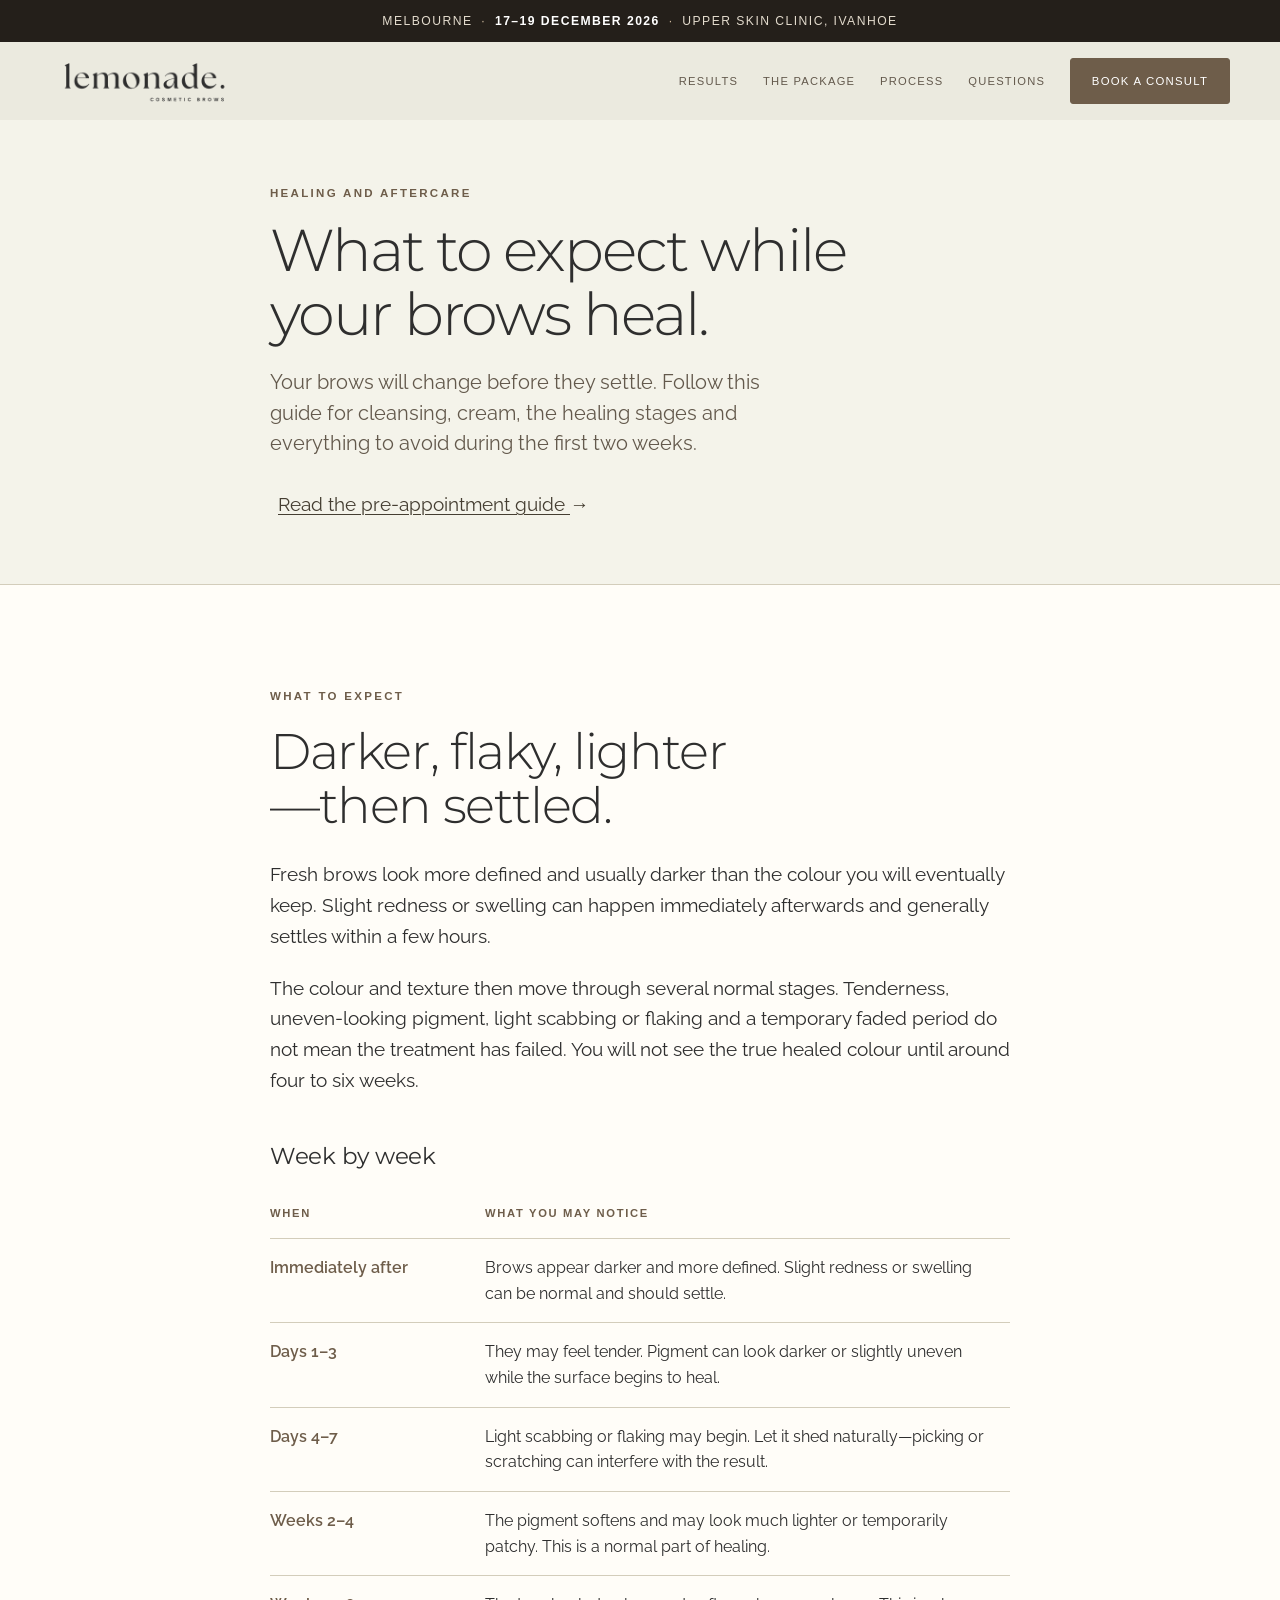
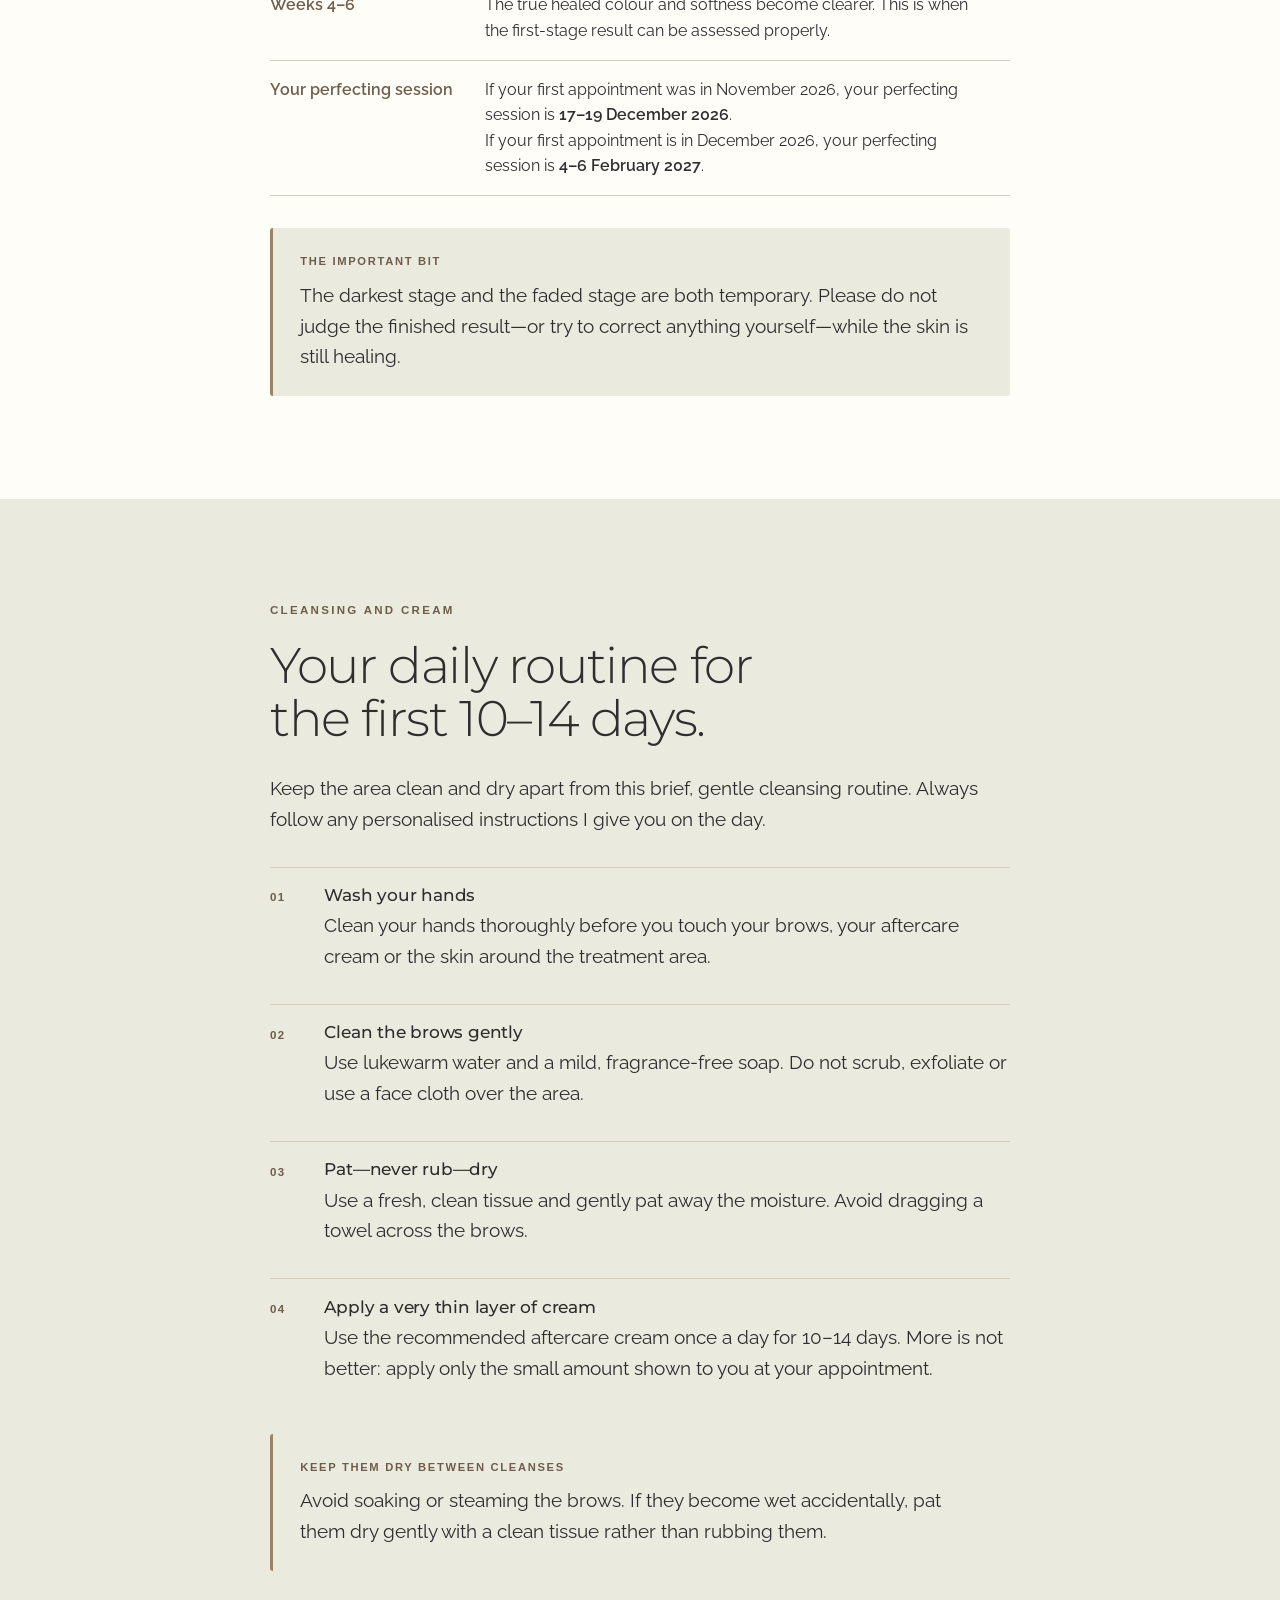
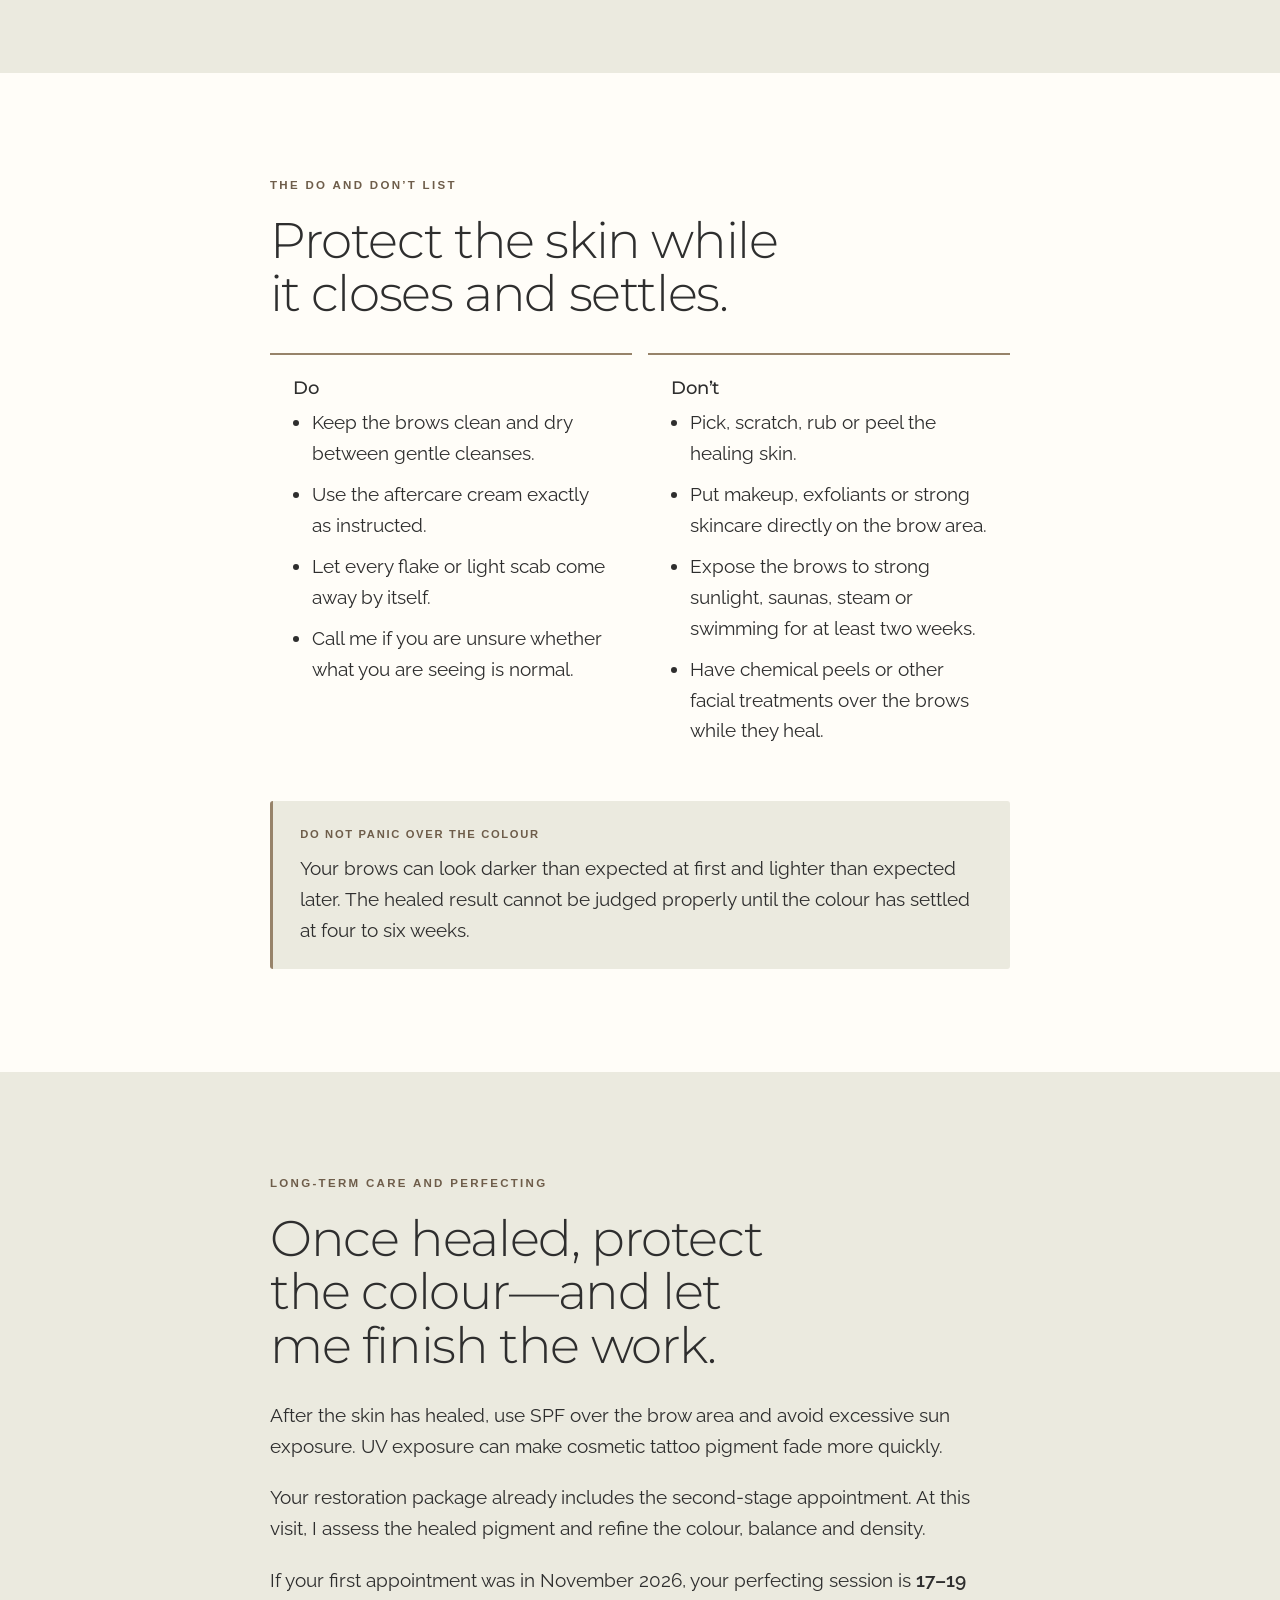
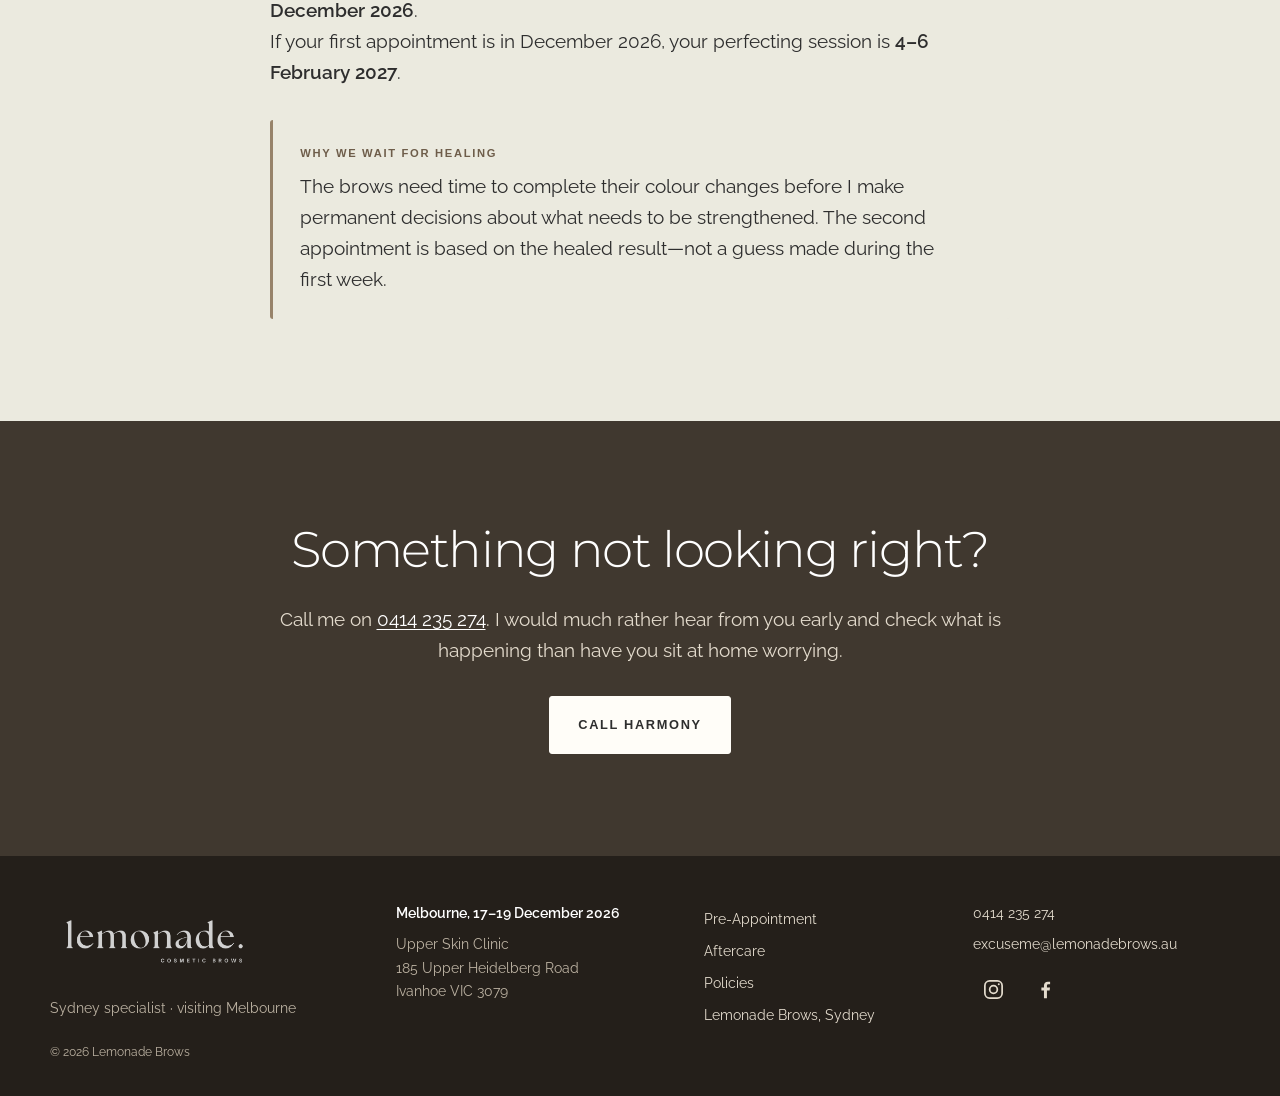
<file: aftercare.html>
<!DOCTYPE html>
<html lang="en-AU">
<head>
<meta charset="utf-8">
<meta name="viewport" content="width=device-width, initial-scale=1, viewport-fit=cover">
<meta name="robots" content="index, follow">
<link rel="icon" type="image/png" href="/favicon.png?v=2">
<link rel="shortcut icon" href="/favicon.ico?v=2">
<link rel="apple-touch-icon" href="/apple-touch-icon.png?v=2">
<link rel="canonical" href="https://melbourne.lemonadebrows.au/aftercare.html">
<title>Healing and aftercare | Lemonade Brows</title>
<meta name="description" content="Lemonade Brows healing and aftercare guidance for your cosmetic brow treatment, including what to expect week by week.">
<meta property="og:type" content="website">
<meta property="og:locale" content="en_AU">
<meta property="og:site_name" content="Lemonade Brows — Melbourne">
<meta property="og:title" content="Healing and aftercare · Lemonade Brows Melbourne">
<meta property="og:description" content="Healing and aftercare guidance for your Lemonade Brows cosmetic brow treatment.">
<meta property="og:url" content="https://melbourne.lemonadebrows.au/aftercare.html">
<meta property="og:image" content="https://melbourne.lemonadebrows.au/images/brand/melbourne-share.jpg">
<meta property="og:image:secure_url" content="https://melbourne.lemonadebrows.au/images/brand/melbourne-share.jpg">
<meta property="og:image:type" content="image/jpeg">
<meta property="og:image:width" content="1200">
<meta property="og:image:height" content="630">
<meta property="og:image:alt" content="Harmony Tera, cosmetic brow tattoo specialist at Lemonade Brows">
<meta name="twitter:card" content="summary_large_image">
<meta name="twitter:title" content="Healing and aftercare · Lemonade Brows Melbourne">
<meta name="twitter:description" content="What to expect while your cosmetic brow treatment heals.">
<meta name="twitter:image" content="https://melbourne.lemonadebrows.au/images/brand/melbourne-share.jpg">
<meta name="twitter:image:alt" content="Harmony Tera, cosmetic brow tattoo specialist at Lemonade Brows">
<script type="application/ld+json">
{
  "@context": "https://schema.org",
  "@graph": [
    { "@type": "HealthAndBeautyBusiness", "@id": "https://www.lemonadebrows.au/#business", "name": "Lemonade Brows", "description": "Cosmetic brow tattooing for mature women. Natural, restorative brows for brow loss from ageing, hormones, thyroid conditions, alopecia, cancer treatment or over-plucking.", "url": "https://www.lemonadebrows.au/", "image": "https://melbourne.lemonadebrows.au/images/brand/melbourne-share.jpg", "telephone": "+61414235274", "email": "excuseme@lemonadebrows.au", "priceRange": "$$$", "founder": { "@id": "https://www.lemonadebrows.au/#harmony" }, "address": { "@type": "PostalAddress", "streetAddress": "Shop 2, 18-22 Purkis Street", "addressLocality": "Camperdown", "addressRegion": "NSW", "postalCode": "2050", "addressCountry": "AU" }, "areaServed": [{ "@type": "City", "name": "Sydney" }, { "@type": "City", "name": "Melbourne" }], "sameAs": ["https://www.instagram.com/lemonade.brows", "https://www.google.com/maps/place/Lemonade+Brows/@-33.8856731,151.1785211,17z/"] },
    { "@type": "Person", "@id": "https://www.lemonadebrows.au/#harmony", "name": "Harmony Tera", "jobTitle": "Cosmetic brow tattoo specialist", "worksFor": { "@id": "https://www.lemonadebrows.au/#business" } },
    { "@type": "WebSite", "@id": "https://melbourne.lemonadebrows.au/#website", "url": "https://melbourne.lemonadebrows.au/", "name": "Lemonade Brows — Melbourne", "publisher": { "@id": "https://www.lemonadebrows.au/#business" } },
    { "@type": "WebPage", "@id": "https://melbourne.lemonadebrows.au/aftercare.html#webpage", "url": "https://melbourne.lemonadebrows.au/aftercare.html", "name": "Healing and aftercare | Lemonade Brows", "description": "Lemonade Brows healing and aftercare guidance for your cosmetic brow treatment, including what to expect week by week.", "isPartOf": { "@id": "https://melbourne.lemonadebrows.au/#website" }, "about": { "@id": "https://www.lemonadebrows.au/#business" }, "author": { "@id": "https://www.lemonadebrows.au/#harmony" } }
  ]
}
</script>
<link rel="preconnect" href="https://fonts.googleapis.com">
<link rel="preconnect" href="https://fonts.gstatic.com" crossorigin>
<link href="https://fonts.googleapis.com/css2?family=Cormorant+Garamond:ital,wght@0,400;0,600;1,300;1,400&family=Montserrat:ital,wght@0,200;0,300;0,400;0,500;0,600;1,200;1,300&family=Raleway:wght@400;500;600&display=swap" rel="stylesheet">
<link rel="stylesheet" href="styles.css">
<style>
  .info-page .eyebrow::before { display:none; }
  .care-steps { counter-reset:care; display:grid; gap:.85rem; margin:2rem 0; }
  .care-step { counter-increment:care; display:grid; grid-template-columns:2.4rem 1fr; gap:1rem; padding:1.15rem 0; border-top:1px solid var(--rule); }
  .care-step::before { content:counter(care,decimal-leading-zero); color:var(--primary-ink); font-family:var(--font-acc); font-size:.72rem; font-weight:600; letter-spacing:.12em; padding-top:.15rem; }
  .care-step h3 { margin:0 0 .35rem; font-size:1.08rem; font-weight:500; }
  .care-step p { margin:0; }
  .care-grid { display:grid; grid-template-columns:repeat(2,minmax(0,1fr)); gap:1rem; margin-top:2rem; }
  .care-card { padding:1.45rem; background:var(--paper); border-top:2px solid var(--primary); }
  .care-card h3 { margin-bottom:.65rem; font-size:1.1rem; font-weight:500; }
  .care-card ul { margin:0; padding-left:1.15rem; }
  .care-card li + li { margin-top:.65rem; }
  @media (max-width:680px) { .care-grid { grid-template-columns:1fr; } }
</style>
  <script async src="https://www.googletagmanager.com/gtag/js?id=G-Y5MG107RR9"></script>
  <script>
    window.dataLayer = window.dataLayer || [];
    function gtag(){dataLayer.push(arguments);}
    gtag('js', new Date());
    gtag('config', 'G-Y5MG107RR9');
    gtag('config', 'AW-17652700363');
  </script>
  <script type="text/javascript">
    (function(c,l,a,r,i,t,y){
        c[a]=c[a]||function(){(c[a].q=c[a].q||[]).push(arguments)};
        t=l.createElement(r);t.async=1;t.src="https://www.clarity.ms/tag/"+i;
        y=l.getElementsByTagName(r)[0];y.parentNode.insertBefore(t,y);
    })(window, document, "clarity", "script", "ymj0sbibm0");
  </script>
  <!-- Meta Pixel Code -->
  <script>
    !function(f,b,e,v,n,t,s)
    {if(f.fbq)return;n=f.fbq=function(){n.callMethod?
    n.callMethod.apply(n,arguments):n.queue.push(arguments)};
    if(!f._fbq)f._fbq=n;n.push=n;n.loaded=!0;n.version='2.0';
    n.queue=[];t=b.createElement(e);t.async=!0;
    t.src=v;s=b.getElementsByTagName(e)[0];
    s.parentNode.insertBefore(t,s)}(window, document,'script',
    'https://connect.facebook.net/en_US/fbevents.js');
    fbq('init', '1321228265620763');
    fbq('track', 'PageView');
  </script>
  <noscript><img height="1" width="1" style="display:none"
    src="https://www.facebook.com/tr?id=1321228265620763&ev=PageView&noscript=1"
  /></noscript>
  <!-- End Meta Pixel Code -->

</head>
<body class="info-page">

<a class="skip" href="#main">Skip to content</a>

<div class="announce">
  <span class="announce-group announce-date"><span>Melbourne</span><span class="sep">·</span><b>17–19 December 2026</b></span>
  <span class="announce-group announce-venue"><span class="sep">·</span><span>Upper Skin Clinic, Ivanhoe</span></span>
  
</div>

<header class="site-header">
  <div class="wrap header-inner">
    <a class="wordmark" href="index.html" aria-label="Lemonade Brows Melbourne home">
      <img src="images/brand/lemonade-logo-black.png" alt="Lemonade Cosmetic Brows" width="758" height="278">
    </a>
    <button class="nav-toggle" type="button" aria-expanded="false" aria-controls="site-navigation" aria-label="Open navigation menu">
      <span class="nav-toggle-icon" aria-hidden="true"><span></span></span>
    </button>
    <nav class="nav" id="site-navigation" aria-label="Page navigation">
      <a href="/results">Results</a>
      <a href="/#lean-package">The package</a>
      <a href="/#lean-process">Process</a>
      <a href="/#lean-questions">Questions</a>
      <a class="btn" href="/consultation">Book a consult</a>
    </nav>
  </div>
</header>

<main id="main">

<section class="hero pad-sm">
  <div class="wrap tight" style="margin-inline:auto;">
    <span class="eyebrow">Healing and aftercare</span>
    <h1>What to expect while your brows heal.</h1>
    <p class="lede">Your brows will change before they settle. Follow this guide for cleansing, cream, the healing stages and everything to avoid during the first two weeks.</p>
    <div class="btn-row"><a class="text-link" href="pre-appointment.html">Read the pre-appointment guide <span class="arrow" aria-hidden="true">→</span></a></div>
  </div>
</section>

<hr class="rule">

<section class="paper">
  <div class="wrap tight" style="margin-inline:auto;">
    <span class="eyebrow">What to expect</span>
    <h2>Darker, flaky, lighter—then settled.</h2>
    <p>Fresh brows look more defined and usually darker than the colour you will eventually keep. Slight redness or swelling can happen immediately afterwards and generally settles within a few hours.</p>
    <p>The colour and texture then move through several normal stages. Tenderness, uneven-looking pigment, light scabbing or flaking and a temporary faded period do not mean the treatment has failed. You will not see the true healed colour until around four to six weeks.</p>

    <h3 style="margin-top:3rem;">Week by week</h3>
    <table class="heal">
      <thead><tr><th scope="col">When</th><th scope="col">What you may notice</th></tr></thead>
      <tbody>
        <tr><th scope="row">Immediately after</th><td>Brows appear darker and more defined. Slight redness or swelling can be normal and should settle.</td></tr>
        <tr><th scope="row">Days 1–3</th><td>They may feel tender. Pigment can look darker or slightly uneven while the surface begins to heal.</td></tr>
        <tr><th scope="row">Days 4–7</th><td>Light scabbing or flaking may begin. Let it shed naturally—picking or scratching can interfere with the result.</td></tr>
        <tr><th scope="row">Weeks 2–4</th><td>The pigment softens and may look much lighter or temporarily patchy. This is a normal part of healing.</td></tr>
        <tr><th scope="row">Weeks 4–6</th><td>The true healed colour and softness become clearer. This is when the first-stage result can be assessed properly.</td></tr>
        <tr><th scope="row">Your perfecting session</th><td>If your first appointment was in November 2026, your perfecting session is <strong>17–19 December 2026</strong>.<br>If your first appointment is in December 2026, your perfecting session is <strong>4–6 February 2027</strong>.</td></tr>
      </tbody>
    </table>

    <div class="callout">
      <span class="label">The important bit</span>
      <p>The darkest stage and the faded stage are both temporary. Please do not judge the finished result—or try to correct anything yourself—while the skin is still healing.</p>
    </div>
  </div>
</section>

<section class="cream">
  <div class="wrap tight" style="margin-inline:auto;">
    <span class="eyebrow">Cleansing and cream</span>
    <h2>Your daily routine for the first 10–14 days.</h2>
    <p>Keep the area clean and dry apart from this brief, gentle cleansing routine. Always follow any personalised instructions I give you on the day.</p>
    <div class="care-steps">
      <article class="care-step"><div><h3>Wash your hands</h3><p>Clean your hands thoroughly before you touch your brows, your aftercare cream or the skin around the treatment area.</p></div></article>
      <article class="care-step"><div><h3>Clean the brows gently</h3><p>Use lukewarm water and a mild, fragrance-free soap. Do not scrub, exfoliate or use a face cloth over the area.</p></div></article>
      <article class="care-step"><div><h3>Pat—never rub—dry</h3><p>Use a fresh, clean tissue and gently pat away the moisture. Avoid dragging a towel across the brows.</p></div></article>
      <article class="care-step"><div><h3>Apply a very thin layer of cream</h3><p>Use the recommended aftercare cream once a day for 10–14 days. More is not better: apply only the small amount shown to you at your appointment.</p></div></article>
    </div>
    <div class="callout"><span class="label">Keep them dry between cleanses</span><p>Avoid soaking or steaming the brows. If they become wet accidentally, pat them dry gently with a clean tissue rather than rubbing them.</p></div>
  </div>
</section>

<section class="paper">
  <div class="wrap tight" style="margin-inline:auto;">
    <span class="eyebrow">The do and don’t list</span>
    <h2>Protect the skin while it closes and settles.</h2>
    <div class="care-grid">
      <article class="care-card"><h3>Do</h3><ul><li>Keep the brows clean and dry between gentle cleanses.</li><li>Use the aftercare cream exactly as instructed.</li><li>Let every flake or light scab come away by itself.</li><li>Call me if you are unsure whether what you are seeing is normal.</li></ul></article>
      <article class="care-card"><h3>Don’t</h3><ul><li>Pick, scratch, rub or peel the healing skin.</li><li>Put makeup, exfoliants or strong skincare directly on the brow area.</li><li>Expose the brows to strong sunlight, saunas, steam or swimming for at least two weeks.</li><li>Have chemical peels or other facial treatments over the brows while they heal.</li></ul></article>
    </div>
    <div class="callout"><span class="label">Do not panic over the colour</span><p>Your brows can look darker than expected at first and lighter than expected later. The healed result cannot be judged properly until the colour has settled at four to six weeks.</p></div>
  </div>
</section>

<section class="cream">
  <div class="wrap tight" style="margin-inline:auto;">
    <span class="eyebrow">Long-term care and perfecting</span>
    <h2>Once healed, protect the colour—and let me finish the work.</h2>
    <p>After the skin has healed, use SPF over the brow area and avoid excessive sun exposure. UV exposure can make cosmetic tattoo pigment fade more quickly.</p>
    <p>Your restoration package already includes the second-stage appointment. At this visit, I assess the healed pigment and refine the colour, balance and density.</p><p>If your first appointment was in November 2026, your perfecting session is <strong>17–19 December 2026</strong>.<br>If your first appointment is in December 2026, your perfecting session is <strong>4–6 February 2027</strong>.</p>
    <div class="callout"><span class="label">Why we wait for healing</span><p>The brows need time to complete their colour changes before I make permanent decisions about what needs to be strengthened. The second appointment is based on the healed result—not a guess made during the first week.</p></div>
  </div>
</section>

<section class="cocoa">
  <div class="wrap tight" style="margin-inline:auto; text-align:center;">
    <h2>Something not looking right?</h2>
    <p style="margin-inline:auto;">Call me on <a href="tel:+61414235274">0414 235 274</a>. I would much rather hear from you early and check what is happening than have you sit at home worrying.</p>
    <div class="btn-row" style="justify-content:center;">
      <a class="btn" href="tel:+61414235274">Call Harmony</a>
    </div>
  </div>
</section>

</main>

<footer class="site-footer">
  <div class="wrap">
    <div class="footer-grid">
      <div class="footer-column footer-brand">
        <a class="wordmark" href="index.html" aria-label="Lemonade Brows home">
          <img src="images/brand/lemonade-logo-black.png" alt="Lemonade Cosmetic Brows" width="758" height="278">
        </a>
        <p>Sydney specialist · visiting Melbourne</p>
        <p class="footer-copyright">© 2026 Lemonade Brows</p>
      </div>
      <div class="footer-column">
        <p><strong>Melbourne, 17–19 December 2026</strong></p>
        <p>Upper Skin Clinic<br>185 Upper Heidelberg Road<br>Ivanhoe VIC 3079</p>
      </div>
      <div class="footer-column">
        <div class="footer-resource-links">
          <a href="pre-appointment.html">Pre-Appointment</a>
          <a href="aftercare.html">Aftercare</a>
          <a href="policies.html">Policies</a>
          <a href="https://www.lemonadebrows.au/" target="_blank" rel="noopener">Lemonade Brows, Sydney</a>
        </div>
      </div>
      <div class="footer-column">
        <p><a href="tel:+61414235274">0414 235 274</a></p>
        <p><a href="mailto:excuseme@lemonadebrows.au">excuseme@lemonadebrows.au</a></p>
        <div class="social-links" aria-label="Social media">
          <a class="social-link" href="https://www.instagram.com/lemonade.brows" target="_blank" rel="noopener" aria-label="Lemonade Brows on Instagram"><svg viewBox="0 0 24 24" fill="none" stroke="currentColor" stroke-width="1.8" aria-hidden="true"><rect x="3" y="3" width="18" height="18" rx="5"></rect><circle cx="12" cy="12" r="4"></circle><circle cx="17.5" cy="6.5" r="1" fill="currentColor" stroke="none"></circle></svg></a>
          <a class="social-link" href="https://www.facebook.com/p/LemonadeBrows-61559657100079/" target="_blank" rel="noopener" aria-label="Lemonade Brows on Facebook"><svg viewBox="0 0 24 24" fill="currentColor" aria-hidden="true"><path d="M13.5 21v-8h2.8l.4-3h-3.2V8.1c0-.9.3-1.5 1.6-1.5h1.7V3.9c-.3 0-1.3-.1-2.4-.1-2.4 0-4 1.4-4 4.1V10H7.7v3h2.7v8h3.1z"></path></svg></a>
        </div>
      </div>
    </div>
  </div>
</footer>

<div class="sticky-cta">
  <span class="who"><b>$1,100 complete</b> · 17–19 Dec</span>
  <a class="btn" href="consultation.html">Book a consult</a>
</div>

<script>
  (() => {
    const toggle = document.querySelector('.nav-toggle');
    const nav = document.getElementById('site-navigation');
    if (!toggle || !nav) return;
    const setOpen = (open) => {
      toggle.setAttribute('aria-expanded', String(open));
      toggle.setAttribute('aria-label', open ? 'Close navigation menu' : 'Open navigation menu');
      nav.dataset.open = String(open);
    };
    toggle.addEventListener('click', () => setOpen(toggle.getAttribute('aria-expanded') !== 'true'));
    nav.addEventListener('click', (event) => {
      if (event.target.closest('a')) setOpen(false);
    });
    document.addEventListener('keydown', (event) => {
      if (event.key === 'Escape' && toggle.getAttribute('aria-expanded') === 'true') {
        setOpen(false);
        toggle.focus();
      }
    });
  })();
</script>

</body>
</html>
</file>
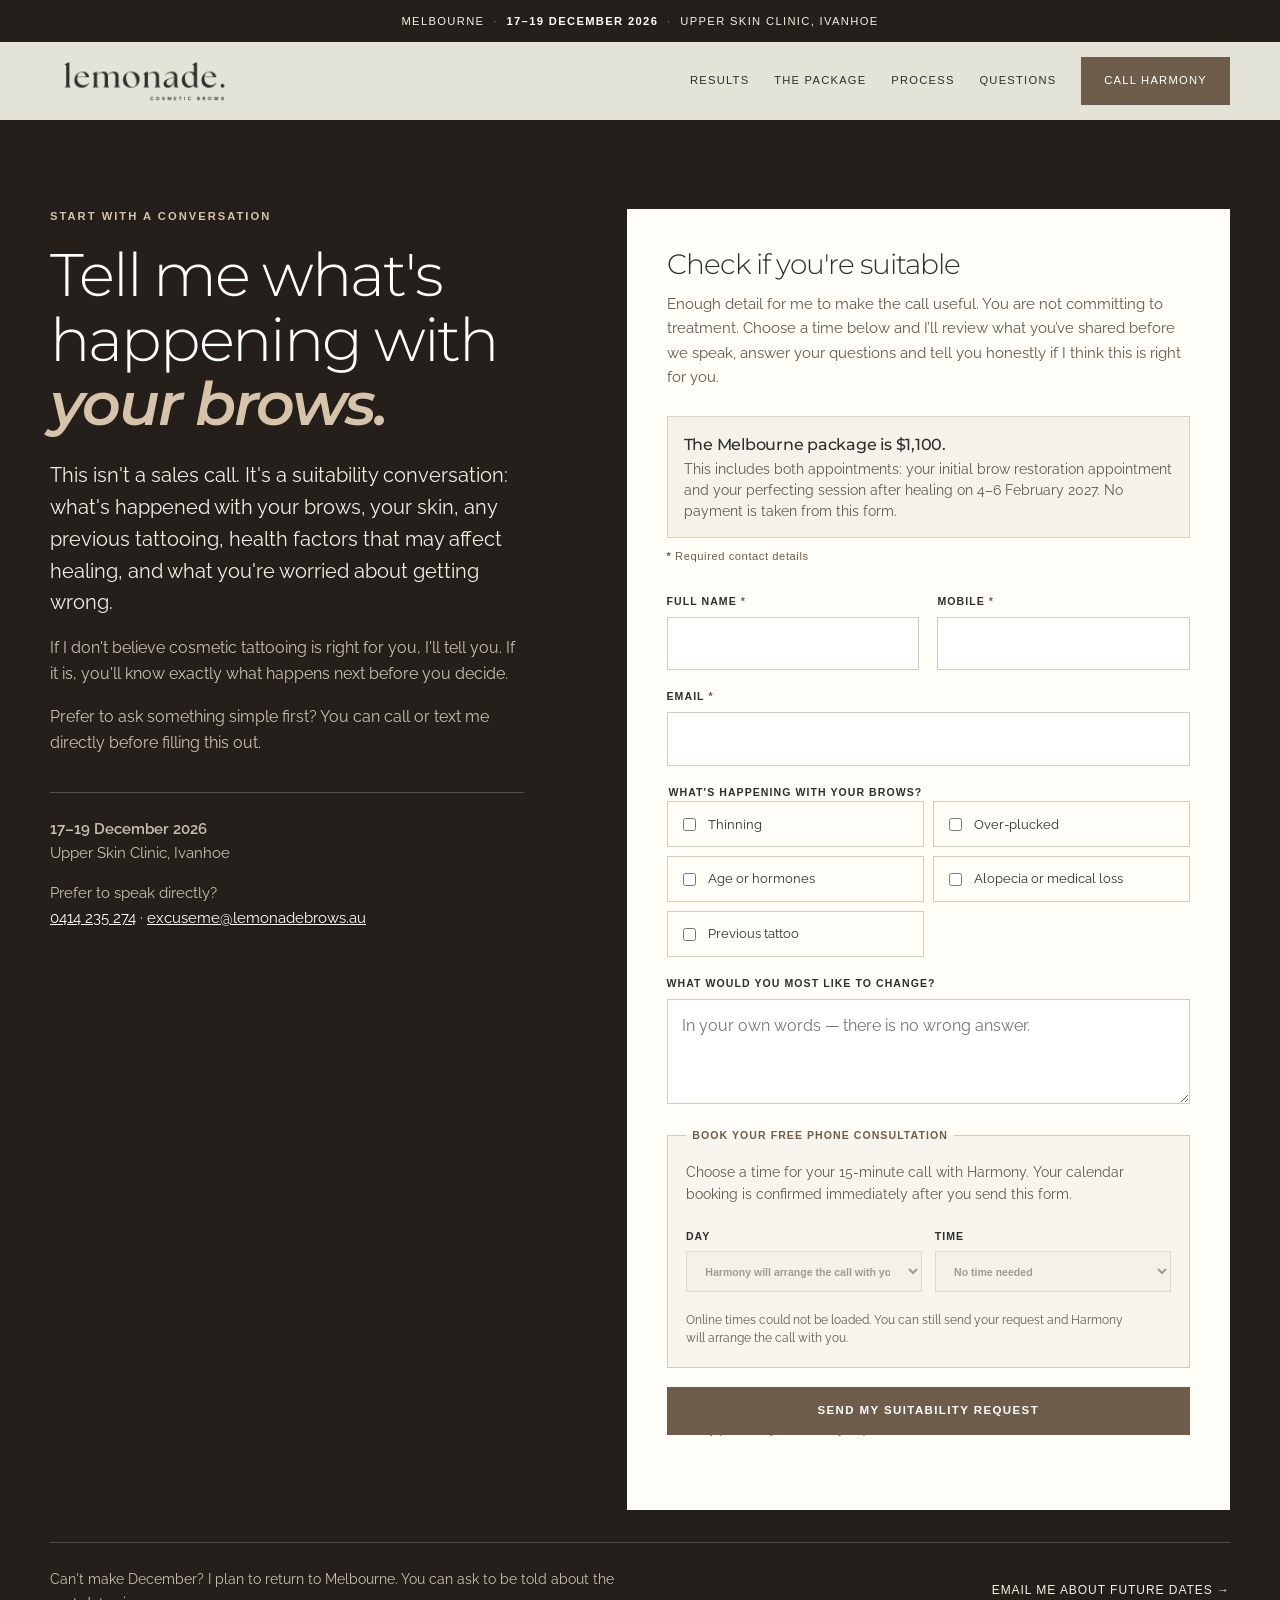
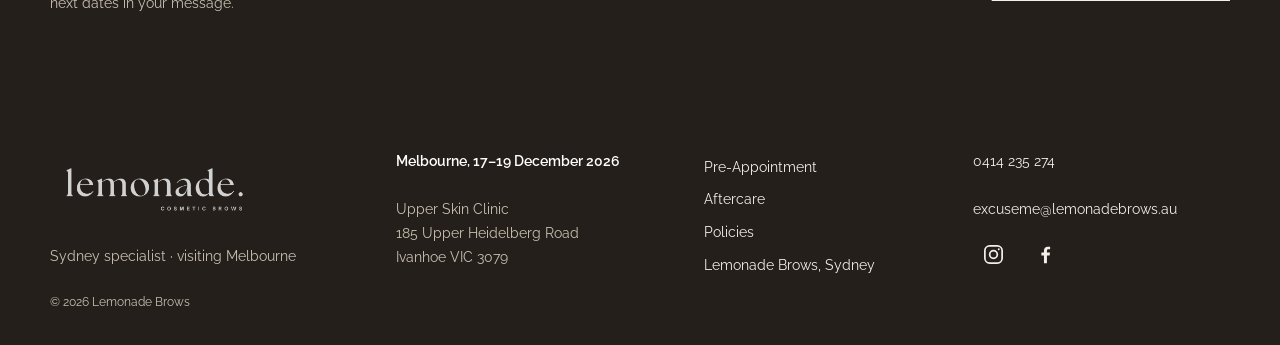
<file: consultation.html>
<!DOCTYPE html>
<html lang="en-AU">
<head>
  <meta charset="utf-8">
  <meta name="viewport" content="width=device-width, initial-scale=1, viewport-fit=cover">
  <meta name="robots" content="index, follow">
  <link rel="icon" type="image/png" href="/favicon.png?v=2">
  <link rel="shortcut icon" href="/favicon.ico?v=2">
  <link rel="apple-touch-icon" href="/apple-touch-icon.png?v=2">
  <link rel="canonical" href="https://melbourne.lemonadebrows.au/consultation.html">
  <title>Free Brow Suitability Call · Lemonade Brows Melbourne</title>
  <meta name="description" content="Check whether restorative brow tattooing is suitable for you before booking Lemonade Brows' Melbourne visit.">
  <meta property="og:type" content="website">
  <meta property="og:locale" content="en_AU">
  <meta property="og:site_name" content="Lemonade Brows — Melbourne">
  <meta property="og:title" content="Free brow suitability call · Lemonade Brows Melbourne">
  <meta property="og:description" content="Ask Harmony whether restorative brow tattooing is suitable for your skin, brow loss and expectations.">
  <meta property="og:url" content="https://melbourne.lemonadebrows.au/consultation.html">
  <meta property="og:image" content="https://melbourne.lemonadebrows.au/images/brand/melbourne-share.jpg">
  <meta property="og:image:secure_url" content="https://melbourne.lemonadebrows.au/images/brand/melbourne-share.jpg">
  <meta property="og:image:type" content="image/jpeg">
  <meta property="og:image:width" content="1200">
  <meta property="og:image:height" content="630">
  <meta property="og:image:alt" content="Harmony Tera, cosmetic brow tattoo specialist at Lemonade Brows">
  <meta name="twitter:card" content="summary_large_image">
  <meta name="twitter:title" content="Free brow suitability call · Lemonade Brows Melbourne">
  <meta name="twitter:description" content="Talk with Harmony before you decide whether to book.">
  <meta name="twitter:image" content="https://melbourne.lemonadebrows.au/images/brand/melbourne-share.jpg">
  <meta name="twitter:image:alt" content="Harmony Tera, cosmetic brow tattoo specialist at Lemonade Brows">
  <script type="application/ld+json">
  {
    "@context": "https://schema.org",
    "@graph": [
      { "@type": "HealthAndBeautyBusiness", "@id": "https://www.lemonadebrows.au/#business", "name": "Lemonade Brows", "description": "Cosmetic brow tattooing for mature women. Natural, restorative brows for brow loss from ageing, hormones, thyroid conditions, alopecia, cancer treatment or over-plucking.", "url": "https://www.lemonadebrows.au/", "image": "https://melbourne.lemonadebrows.au/images/brand/melbourne-share.jpg", "telephone": "+61414235274", "email": "excuseme@lemonadebrows.au", "priceRange": "$$$", "founder": { "@id": "https://www.lemonadebrows.au/#harmony" }, "address": { "@type": "PostalAddress", "streetAddress": "Shop 2, 18-22 Purkis Street", "addressLocality": "Camperdown", "addressRegion": "NSW", "postalCode": "2050", "addressCountry": "AU" }, "areaServed": [{ "@type": "City", "name": "Sydney" }, { "@type": "City", "name": "Melbourne" }], "sameAs": ["https://www.instagram.com/lemonade.brows", "https://www.google.com/maps/place/Lemonade+Brows/@-33.8856731,151.1785211,17z/"] },
      { "@type": "Person", "@id": "https://www.lemonadebrows.au/#harmony", "name": "Harmony Tera", "jobTitle": "Cosmetic brow tattoo specialist", "worksFor": { "@id": "https://www.lemonadebrows.au/#business" } },
      { "@type": "WebSite", "@id": "https://melbourne.lemonadebrows.au/#website", "url": "https://melbourne.lemonadebrows.au/", "name": "Lemonade Brows — Melbourne", "publisher": { "@id": "https://www.lemonadebrows.au/#business" } },
      { "@type": ["WebPage", "ContactPage"], "@id": "https://melbourne.lemonadebrows.au/consultation.html#webpage", "url": "https://melbourne.lemonadebrows.au/consultation.html", "name": "Free Brow Suitability Call · Lemonade Brows Melbourne", "description": "Check whether restorative brow tattooing is suitable for you before booking Lemonade Brows' Melbourne visit.", "isPartOf": { "@id": "https://melbourne.lemonadebrows.au/#website" }, "about": { "@id": "https://www.lemonadebrows.au/#business" }, "author": { "@id": "https://www.lemonadebrows.au/#harmony" } }
    ]
  }
  </script>
  <link rel="preconnect" href="https://fonts.googleapis.com">
  <link rel="preconnect" href="https://fonts.gstatic.com" crossorigin>
  <link href="https://fonts.googleapis.com/css2?family=Montserrat:ital,wght@0,300;0,400;0,500;0,600;1,600&family=Raleway:wght@400;500;600&display=swap" rel="stylesheet">
  <style>
    :root {
      --primary: #97836A;
      --primary-ink: #6E5D4A;
      --background: #EBEADF;
      --paper: #FFFDF8;
      --contrast: #2E2E2E;
      --espresso: #241F1A;
      --cocoa: #40382F;
      --rule: #D3CDBB;
      --on-dark: #F3EEE6;
      --on-dark-muted: #C9C0B2;
      --heading: 'Montserrat', 'Helvetica Neue', Helvetica, Arial, sans-serif;
      --body: 'Raleway', 'Helvetica Neue', Helvetica, Arial, sans-serif;
      --accent-font: 'Helvetica Neue', Helvetica, Arial, sans-serif;
      --wrap: 1180px;
      --gutter: clamp(1.25rem, 4vw, 3rem);
    }
    *, *::before, *::after { box-sizing: border-box; }
    html { max-width: 100%; overflow-x: clip; scroll-behavior: smooth; }
    body { max-width: 100%; margin: 0; overflow-x: clip; background: var(--espresso); color: var(--contrast); font-family: var(--body); font-size: 1rem; line-height: 1.65; -webkit-font-smoothing: antialiased; }
    img { display: block; width: 100%; height: auto; }
    a { color: inherit; }
    p { margin: 0; max-width: 64ch; }
    p + p { margin-top: 1rem; }
    h1, h2, h3 { margin: 0; font-family: var(--heading); font-weight: 300; line-height: 1.07; letter-spacing: -.035em; text-wrap: balance; }
    h2 { font-size: clamp(2.4rem, 4.7vw, 4.35rem); }
    h3 { font-size: clamp(1.35rem, 2.2vw, 1.9rem); }
    strong { font-weight: 600; }
    button, input, select, textarea { font: inherit; }
    .wrap { width: min(var(--wrap), calc(100% - (var(--gutter) * 2))); min-width: 0; margin-inline: auto; }
    .emphasis { color: #D6C3A9; font-weight: 600; font-style: italic; }
    .skip { position: fixed; left: 1rem; top: -100px; z-index: 99; padding: .7rem 1rem; background: #fff; }
    .skip:focus { top: 1rem; }
    .announce { padding: .72rem var(--gutter); display:flex; align-items:center; justify-content:center; flex-wrap:wrap; gap:.15rem .55rem; background: var(--espresso); color: var(--on-dark); text-align: center; font-family: var(--accent-font); font-size: .7rem; letter-spacing: .12em; text-transform: uppercase; }
    .announce b { color: #fff; }
    .announce-group { display:inline-flex; align-items:center; justify-content:center; gap:.55rem; }
    .announce .sep { color:var(--primary); }
    .site-header { position: sticky; top: 0; z-index: 20; background: rgba(235,234,223,.97); backdrop-filter: blur(12px); -webkit-backdrop-filter: blur(12px); }
    .header-inner { min-height: 78px; display: flex; align-items: center; justify-content: space-between; gap: 2rem; }
    .wordmark { display: block; width: clamp(150px,15vw,190px); text-decoration: none; line-height: 1; }
    .nav { display: flex; align-items: center; gap: 1.55rem; }
    .nav a { font-family: var(--accent-font); font-size: .7rem; font-weight: 500; letter-spacing: .11em; text-decoration: none; text-transform: uppercase; }
    .nav-toggle { display: none; }
    .button { min-height: 48px; display: inline-flex; align-items: center; justify-content: center; padding: .88rem 1.38rem; border: 1px solid var(--primary-ink); background: var(--primary-ink); color: #fff; cursor: pointer; font-family: var(--accent-font); font-size: .72rem; font-weight: 600; letter-spacing: .12em; line-height: 1.35; text-decoration: none; text-transform: uppercase; transition: background .2s ease, transform .2s ease; }
    .button:hover { background: var(--espresso); transform: translateY(-1px); }
    .eyebrow { display: flex; align-items: center; gap: .8rem; margin: 0 0 1.15rem; color: #D6C3A9; font-family: var(--accent-font); font-size: .7rem; font-weight: 600; letter-spacing: .18em; line-height: 1.4; text-transform: uppercase; }
    .eyebrow::before { content: ''; width: 2.1rem; height: 1px; flex: 0 0 auto; background: currentColor; opacity: .58; }
    .eyebrow.no-rule::before { display: none; }
    .lede { color: var(--on-dark); font-size: clamp(1.08rem,.5vw + 1rem,1.28rem); line-height: 1.55; }
    .consultation { min-height: calc(100svh - 122px); padding: clamp(3.5rem,7vw,6.5rem) 0; background: var(--espresso); color: var(--on-dark); }
    .enquiry-grid { display: grid; grid-template-columns: .88fr 1.12fr; gap: clamp(3rem,8vw,7rem); align-items: start; }
    .enquiry-copy { position: sticky; top: 7rem; }
    .enquiry-copy h2 { max-width: 12ch; color: #fff; }
    .enquiry-copy .lede { margin-top: 1.5rem; }
    .enquiry-copy > p:not(.eyebrow):not(.lede) { margin-top: 1rem; color: var(--on-dark-muted); }
    .contact-list { margin-top: 2.2rem; padding-top: 1.5rem; border-top: 1px solid rgba(214,195,169,.28); }
    .contact-list p { color: var(--on-dark-muted); font-size: .92rem; }
    .contact-list a { color: #fff; }
    .form-card { padding: clamp(1.5rem,4vw,2.5rem); background: var(--paper); color: var(--contrast); }
    .form-card > p { margin: .8rem 0 1.7rem; color: #63594C; font-size: .92rem; }
    .package-note { margin: 0 0 1.4rem; padding: .95rem 1rem; border: 1px solid rgba(151,131,106,.28); background: rgba(235,234,223,.55); color: #63594C; font-size: .88rem; line-height: 1.5; }
    .package-note strong { display: block; margin-bottom: .15rem; color: #2E2E2E; font-family: var(--heading); font-size: 1rem; font-weight: 500; letter-spacing: -.015em; }
    .required-note { margin-top: -.85rem !important; color: var(--primary-ink) !important; font-family: var(--accent-font); font-size: .7rem !important; letter-spacing: .05em; }
    .required-mark { color: var(--primary-ink); font-weight: 600; }
    .form-grid { display: grid; grid-template-columns: 1fr 1fr; gap: 1.15rem; }
    .field { display: grid; gap: .4rem; }
    .field.full { grid-column: 1 / -1; }
    .field label, .field legend { font-family: var(--accent-font); font-size: .66rem; font-weight: 600; letter-spacing: .1em; text-transform: uppercase; }
    .field input, .field select, .field textarea { width: 100%; border: 1px solid var(--rule); border-radius: 0; background: #fff; color: var(--contrast); padding: .78rem .9rem; }
    .field select:disabled { background: #F2F0E9; color: #7C746A; cursor: wait; }
    .field textarea { min-height: 105px; resize: vertical; }
    fieldset.field { margin: 0; padding: 0; border: 0; }
    .choices { display: grid; grid-template-columns: 1fr 1fr; gap: .55rem; }
    .choice { display: flex; gap: .55rem; align-items: center; padding: .7rem; border: 1px solid var(--rule); font-family: var(--body) !important; font-size: .82rem !important; font-weight: 400 !important; letter-spacing: 0 !important; text-transform: none !important; }
    .choice input { width: auto; }
    .booking-block { margin-top: .25rem !important; padding: 1.15rem !important; border: 1px solid rgba(151,131,106,.38) !important; background: rgba(235,234,223,.42); }
    .booking-block > legend { padding: 0 .4rem; color: var(--primary-ink); }
    .booking-help { margin: 0 0 1rem; color: #63594C; font-size: .86rem; line-height: 1.55; }
    .booking-selects { display: grid; grid-template-columns: 1fr 1fr; gap: .8rem; }
    .booking-selects label { display: grid; gap: .4rem; }
    .slot-status { min-height: 1.35em; margin: .75rem 0 0; color: #63594C; font-size: .78rem; line-height: 1.5; }
    .form-card .button { width: 100%; margin-top: 1.2rem; }
    .form-status { min-height: 1.4em; margin-top: .75rem; color: var(--primary-ink); font-size: .84rem; }
    .next-visit { display: flex; justify-content: space-between; gap: 2rem; align-items: center; margin-top: 2rem; padding-top: 1.5rem; border-top: 1px solid rgba(214,195,169,.25); }
    .next-visit p { color: var(--on-dark-muted); font-size: .9rem; }
    .text-link { color: var(--on-dark); font-family: var(--accent-font); font-size: .75rem; letter-spacing: .08em; text-underline-offset: .35rem; text-transform: uppercase; }
    .site-footer { padding-block: clamp(1.9rem,4vw,2.8rem) clamp(1.2rem,2vw,1.6rem); background: var(--espresso); color: var(--on-dark-muted); font-size: .9rem; }
    .site-footer a { color: var(--on-dark); text-decoration: none; }
    .site-footer a:hover { color: #fff; text-decoration: underline; }
    .site-footer .wordmark { width: clamp(155px,18vw,210px); }
    .site-footer .wordmark img { width: 100%; filter: invert(1); }
    .footer-grid { display: grid; grid-template-columns: 1.15fr 1fr .85fr 1fr; gap: clamp(2rem,4vw,4rem); align-items: start; }
    .footer-column { display: flex; flex-direction: column; }
    .footer-grid p { max-width: none; margin-bottom: .5rem; }
    .footer-grid strong { color: #fff; }
    .footer-label { color: #D6C3A9; font-family: var(--accent-font); font-size: .64rem; font-weight: 600; letter-spacing: .13em; text-transform: uppercase; }
    .footer-brand > p:not(.footer-copyright) { margin-top: 1rem; }
    .footer-copyright { margin-top: 1rem; padding-top: 0; color: var(--on-dark-muted); font-size: .76rem; }
    .footer-resource-links { display: grid; gap: .55rem; margin-top: .35rem; }
    .social-links { display: flex; gap: .75rem; margin-top: .35rem; padding-top: 0; }
    .social-link { width: 40px; height: 40px; display: inline-flex; align-items: center; justify-content: center; }
    .social-link:hover { color: #fff; text-decoration: none !important; }
    .social-link svg { width: 23px; height: 23px; }
    @media (max-width: 820px) {
      .enquiry-grid { grid-template-columns: 1fr; }
      .enquiry-copy { position: static; }
      .header-inner { position: relative; }
      .nav-toggle { width: 44px; height: 44px; padding: 0; border: 0; background: transparent; color: var(--contrast); display: inline-flex; align-items: center; justify-content: center; cursor: pointer; flex: 0 0 auto; }
      .nav-toggle-icon { width: 23px; height: 16px; position: relative; display: block; }
      .nav-toggle-icon::before, .nav-toggle-icon::after, .nav-toggle-icon span { content: ''; position: absolute; left: 0; width: 100%; height: 1.5px; background: currentColor; transition: transform .2s ease, opacity .2s ease, top .2s ease; }
      .nav-toggle-icon::before { top: 0; }
      .nav-toggle-icon span { top: 7px; }
      .nav-toggle-icon::after { top: 14px; }
      .nav-toggle[aria-expanded="true"] .nav-toggle-icon::before { top: 7px; transform: rotate(45deg); }
      .nav-toggle[aria-expanded="true"] .nav-toggle-icon span { opacity: 0; }
      .nav-toggle[aria-expanded="true"] .nav-toggle-icon::after { top: 7px; transform: rotate(-45deg); }
      .nav { display: none; position: absolute; top: 100%; left: 0; right: 0; padding: .65rem 1rem 1rem; background: rgba(235,234,223,.99); box-shadow: 0 18px 32px rgba(36,31,26,.14); flex-direction: column; align-items: stretch; gap: 0; }
      .nav[data-open="true"] { display: flex; }
      .nav a, .nav a:not(.button) { display: block; width: 100%; padding: .88rem .25rem; border-bottom: 1px solid rgba(99,89,76,.16); white-space: normal; }
      .nav .button { min-height: 46px; margin-top: .75rem; padding: .8rem 1rem; border-bottom: 1px solid var(--primary-ink); font-size: .68rem; }
      .next-visit { display: grid; }
      .footer-grid { grid-template-columns: 1fr 1fr; }
    }
    @media (max-width: 580px) {
      .announce { font-size:.61rem; letter-spacing:.08em; }
      .announce-venue { display:none; }
      .announce-availability { flex-basis:100%; margin-top:.08rem; }
      .announce-availability .sep { display:none; }
      .header-inner { min-height: 68px; }
      .nav .button { min-height: 42px; padding: .7rem .85rem; font-size: .62rem; }
      .form-grid, .choices, .booking-selects { grid-template-columns: 1fr; }
      .footer-grid { grid-template-columns: 1fr; }
      .footer-column { min-height: 0; }
      .footer-column { min-width: 0; }
      .footer-grid a, .contact-list a { overflow-wrap: anywhere; }
      .footer-copyright { margin-top: .8rem; }
      .social-links { margin-top: .35rem; }
    }
  </style>
  <script async src="https://www.googletagmanager.com/gtag/js?id=G-Y5MG107RR9"></script>
  <script>
    window.dataLayer = window.dataLayer || [];
    function gtag(){dataLayer.push(arguments);}
    gtag('js', new Date());
    gtag('config', 'G-Y5MG107RR9');
    gtag('config', 'AW-17652700363');
  </script>
  <script type="text/javascript">
    (function(c,l,a,r,i,t,y){
        c[a]=c[a]||function(){(c[a].q=c[a].q||[]).push(arguments)};
        t=l.createElement(r);t.async=1;t.src="https://www.clarity.ms/tag/"+i;
        y=l.getElementsByTagName(r)[0];y.parentNode.insertBefore(t,y);
    })(window, document, "clarity", "script", "ymj0sbibm0");
  </script>
  <!-- Meta Pixel Code -->
  <script>
    !function(f,b,e,v,n,t,s)
    {if(f.fbq)return;n=f.fbq=function(){n.callMethod?
    n.callMethod.apply(n,arguments):n.queue.push(arguments)};
    if(!f._fbq)f._fbq=n;n.push=n;n.loaded=!0;n.version='2.0';
    n.queue=[];t=b.createElement(e);t.async=!0;
    t.src=v;s=b.getElementsByTagName(e)[0];
    s.parentNode.insertBefore(t,s)}(window, document,'script',
    'https://connect.facebook.net/en_US/fbevents.js');
    fbq('init', '1321228265620763');
    fbq('track', 'PageView');
  </script>
  <noscript><img height="1" width="1" style="display:none"
    src="https://www.facebook.com/tr?id=1321228265620763&ev=PageView&noscript=1"
  /></noscript>
  <!-- End Meta Pixel Code -->

</head>
<body>
  <a class="skip" href="#main">Skip to content</a>
  <div class="announce">
    <span class="announce-group announce-date"><span>Melbourne</span><span class="sep">·</span><b>17–19 December 2026</b></span>
    <span class="announce-group announce-venue"><span class="sep">·</span><span>Upper Skin Clinic, Ivanhoe</span></span>
    
  </div>
  <header class="site-header">
    <div class="wrap header-inner">
      <a class="wordmark" href="/" aria-label="Lemonade Brows Melbourne home">
        <img src="images/brand/lemonade-logo-black.png" alt="Lemonade Cosmetic Brows" width="758" height="278">
      </a>
      <button class="nav-toggle" type="button" aria-expanded="false" aria-controls="site-navigation" aria-label="Open navigation menu">
        <span class="nav-toggle-icon" aria-hidden="true"><span></span></span>
      </button>
      <nav class="nav" id="site-navigation" aria-label="Page navigation">
        <a href="/results">Results</a>
        <a href="/#lean-package">The package</a>
        <a href="/#lean-process">Process</a>
        <a href="/#lean-questions">Questions</a>
        <a class="button" href="tel:+61414235274">Call Harmony</a>
      </nav>
    </div>
  </header>

  <main id="main">
    <section class="consultation">
      <div class="wrap enquiry-grid">
        <div class="enquiry-copy">
          <p class="eyebrow no-rule">Start with a conversation</p>
          <h2>Tell me what's happening with <span class="emphasis">your brows.</span></h2>
          <p class="lede">This isn't a sales call. It's a suitability conversation: what's happened with your brows, your skin, any previous tattooing, health factors that may affect healing, and what you're worried about getting wrong.</p>
          <p>If I don't believe cosmetic tattooing is right for you, I'll tell you. If it is, you'll know exactly what happens next before you decide.</p>
          <p>Prefer to ask something simple first? You can call or text me directly before filling this out.</p>
          <div class="contact-list">
            <p><strong>17–19 December 2026</strong><br>Upper Skin Clinic, Ivanhoe</p>
            <p>Prefer to speak directly?<br><a href="tel:+61414235274">0414 235 274</a> · <a href="mailto:excuseme@lemonadebrows.au">excuseme@lemonadebrows.au</a></p>
          </div>
        </div>

        <div class="form-card">
          <h3>Check if you're suitable</h3>
          <p>Enough detail for me to make the call useful. You are not committing to treatment. Choose a time below and I’ll review what you’ve shared before we speak, answer your questions and tell you honestly if I think this is right for you.</p>
          <div class="package-note">
            <strong>The Melbourne package is $1,100.</strong>
            This includes both appointments: your initial brow restoration appointment and your perfecting session after healing on 4–6 February 2027. No payment is taken from this form.
          </div>
          <p class="required-note"><span class="required-mark" aria-hidden="true">*</span> Required contact details</p>
          <form id="consult-form" data-clarity-mask="true">
            <div class="field" aria-hidden="true" style="position:absolute;left:-10000px;width:1px;height:1px;overflow:hidden;"><label for="preview-website">Website</label><input id="preview-website" name="website" type="text" tabindex="-1" autocomplete="off"></div>
            <div class="form-grid">
              <div class="field"><label for="preview-name">Full name <span class="required-mark" aria-hidden="true">*</span></label><input id="preview-name" name="name" type="text" autocomplete="name" minlength="2" required aria-required="true"></div>
              <div class="field"><label for="preview-phone">Mobile <span class="required-mark" aria-hidden="true">*</span></label><input id="preview-phone" name="phone" type="tel" inputmode="tel" autocomplete="tel" minlength="8" maxlength="20" required aria-required="true"></div>
              <div class="field full"><label for="preview-email">Email <span class="required-mark" aria-hidden="true">*</span></label><input id="preview-email" name="email" type="email" inputmode="email" autocomplete="email" required aria-required="true"></div>
              <fieldset class="field full">
                <legend>What's happening with your brows?</legend>
                <div class="choices">
                  <label class="choice"><input type="checkbox" name="concern" value="Thinning"> Thinning</label>
                  <label class="choice"><input type="checkbox" name="concern" value="Over-plucked"> Over-plucked</label>
                  <label class="choice"><input type="checkbox" name="concern" value="Age or hormones"> Age or hormones</label>
                  <label class="choice"><input type="checkbox" name="concern" value="Alopecia or medical loss"> Alopecia or medical loss</label>
                  <label class="choice"><input type="checkbox" name="concern" value="Previous tattoo"> Previous tattoo</label>
                </div>
              </fieldset>
              <div class="field full"><label for="preview-change">What would you most like to change?</label><textarea id="preview-change" name="change" placeholder="In your own words — there is no wrong answer."></textarea></div>
              <fieldset class="field full booking-block" id="call-booking">
                <legend>Book your free phone consultation</legend>
                <p class="booking-help">Choose a time for your 15-minute call with Harmony. Your calendar booking is confirmed immediately after you send this form.</p>
                <div class="booking-selects">
                  <label for="call-date">Day
                    <select id="call-date" name="call_date" disabled required>
                      <option value="">Loading available days…</option>
                    </select>
                  </label>
                  <label for="call-time">Time
                    <select id="call-time" name="requested_start_at" disabled required>
                      <option value="">Choose a day first</option>
                    </select>
                  </label>
                </div>
                <p class="slot-status" id="slot-status" aria-live="polite">Checking Harmony’s live calendar…</p>
              </fieldset>
            </div>
            <button class="button" type="submit">Send request and book my call</button>
            <p class="required-note">Harmony personally reads every request.</p>
            <p class="form-status" id="form-status" aria-live="polite"></p>
          </form>
        </div>
      </div>
      <div class="wrap next-visit">
        <p>Can't make December? I plan to return to Melbourne. You can ask to be told about the next dates in your message.</p>
        <a class="text-link" href="mailto:excuseme@lemonadebrows.au?subject=Future%20Melbourne%20dates">Email me about future dates →</a>
      </div>
    </section>
  </main>

  <footer class="site-footer">
    <div class="wrap">
      <div class="footer-grid">
        <div class="footer-column footer-brand">
          <a class="wordmark" href="index.html" aria-label="Lemonade Brows Melbourne home">
            <img src="images/brand/lemonade-logo-black.png" alt="Lemonade Cosmetic Brows" width="758" height="278">
          </a>
          <p>Sydney specialist · visiting Melbourne</p>
          <p class="footer-copyright">© 2026 Lemonade Brows</p>
        </div>
        <div class="footer-column">
          <p><strong>Melbourne, 17–19 December 2026</strong></p>
          <p>Upper Skin Clinic<br>185 Upper Heidelberg Road<br>Ivanhoe VIC 3079</p>
        </div>
        <div class="footer-column">
          <div class="footer-resource-links">
            <a href="pre-appointment.html">Pre-Appointment</a>
            <a href="aftercare.html">Aftercare</a>
            <a href="policies.html">Policies</a>
            <a href="https://www.lemonadebrows.au/" target="_blank" rel="noopener">Lemonade Brows, Sydney</a>
          </div>
        </div>
        <div class="footer-column">
          <p><a href="tel:+61414235274">0414 235 274</a></p>
          <p><a href="mailto:excuseme@lemonadebrows.au">excuseme@lemonadebrows.au</a></p>
          <div class="social-links" aria-label="Social media">
            <a class="social-link" href="https://www.instagram.com/lemonade.brows" target="_blank" rel="noopener" aria-label="Lemonade Brows on Instagram"><svg viewBox="0 0 24 24" fill="none" stroke="currentColor" stroke-width="1.8" aria-hidden="true"><rect x="3" y="3" width="18" height="18" rx="5"></rect><circle cx="12" cy="12" r="4"></circle><circle cx="17.5" cy="6.5" r="1" fill="currentColor" stroke="none"></circle></svg></a>
            <a class="social-link" href="https://www.facebook.com/p/LemonadeBrows-61559657100079/" target="_blank" rel="noopener" aria-label="Lemonade Brows on Facebook"><svg viewBox="0 0 24 24" fill="currentColor" aria-hidden="true"><path d="M13.5 21v-8h2.8l.4-3h-3.2V8.1c0-.9.3-1.5 1.6-1.5h1.7V3.9c-.3 0-1.3-.1-2.4-.1-2.4 0-4 1.4-4 4.1V10H7.7v3h2.7v8h3.1z"></path></svg></a>
          </div>
        </div>
      </div>
    </div>
  </footer>

  <script>
    const navToggle = document.querySelector('.nav-toggle');
    const siteNav = document.getElementById('site-navigation');
    if (navToggle && siteNav) {
      const setNavOpen = (open) => {
        navToggle.setAttribute('aria-expanded', String(open));
        navToggle.setAttribute('aria-label', open ? 'Close navigation menu' : 'Open navigation menu');
        siteNav.dataset.open = String(open);
      };
      navToggle.addEventListener('click', () => setNavOpen(navToggle.getAttribute('aria-expanded') !== 'true'));
      siteNav.addEventListener('click', (event) => {
        if (event.target.closest('a')) setNavOpen(false);
      });
      document.addEventListener('keydown', (event) => {
        if (event.key === 'Escape' && navToggle.getAttribute('aria-expanded') === 'true') {
          setNavOpen(false);
          navToggle.focus();
        }
      });
    }

    const attributionKeys = ['gclid', 'fbclid', 'utm_source', 'utm_medium', 'utm_campaign', 'utm_term', 'utm_content'];
    const currentParams = new URLSearchParams(window.location.search);
    attributionKeys.forEach((key) => {
      const value = currentParams.get(key);
      if (value) sessionStorage.setItem(`lemonade_${key}`, value);
    });

    const bookingEndpoint = 'https://hxunrhnljvfvcjpmdpnb.supabase.co/functions/v1/lemonade-consult-booking';
    const dateSelect = document.getElementById('call-date');
    const timeSelect = document.getElementById('call-time');
    const slotStatus = document.getElementById('slot-status');
    let availableSlots = [];
    let submittedRequestId = null;

    const localDateKey = (iso) => {
      const parts = new Intl.DateTimeFormat('en-AU', {
        timeZone: 'Australia/Sydney', year: 'numeric', month: '2-digit', day: '2-digit'
      }).formatToParts(new Date(iso));
      const values = Object.fromEntries(parts.filter((part) => part.type !== 'literal').map((part) => [part.type, part.value]));
      return `${values.year}-${values.month}-${values.day}`;
    };
    const dayLabel = (iso) => new Intl.DateTimeFormat('en-AU', {
      timeZone: 'Australia/Sydney', weekday: 'long', day: 'numeric', month: 'long'
    }).format(new Date(iso));
    const timeLabel = (iso) => new Intl.DateTimeFormat('en-AU', {
      timeZone: 'Australia/Sydney', hour: 'numeric', minute: '2-digit'
    }).format(new Date(iso));

    function populateTimes() {
      const key = dateSelect.value;
      const slots = availableSlots.filter((iso) => localDateKey(iso) === key);
      timeSelect.innerHTML = '<option value="">Choose a time</option>' + slots
        .map((iso) => `<option value="${iso}">${timeLabel(iso)}</option>`)
        .join('');
      timeSelect.disabled = !key;
    }

    async function loadCallSlots() {
      dateSelect.disabled = true;
      timeSelect.disabled = true;
      slotStatus.textContent = 'Checking Harmony’s live calendar…';
      try {
        const response = await fetch(bookingEndpoint, {
          method: 'POST',
          headers: { 'Content-Type': 'application/json' },
          body: JSON.stringify({ action: 'slots' }),
        });
        const result = await response.json().catch(() => ({}));
        if (!response.ok || !Array.isArray(result.slots)) throw new Error(result.error || 'Times unavailable');
        availableSlots = result.slots.filter((iso) => Date.parse(iso) > Date.now() && localDateKey(iso) < '2026-12-17');
        if (!availableSlots.length) throw new Error('No online times are currently available');
        const firstByDate = new Map();
        availableSlots.forEach((iso) => {
          const key = localDateKey(iso);
          if (!firstByDate.has(key)) firstByDate.set(key, iso);
        });
        dateSelect.innerHTML = '<option value="">Choose a day</option>' + Array.from(firstByDate.entries())
          .map(([key, iso]) => `<option value="${key}">${dayLabel(iso)}</option>`)
          .join('');
        dateSelect.disabled = false;
        slotStatus.textContent = 'Times shown are Sydney and Melbourne local time.';
      } catch (error) {
        availableSlots = [];
        dateSelect.required = false;
        timeSelect.required = false;
        dateSelect.innerHTML = '<option value="">Harmony will arrange the call with you</option>';
        timeSelect.innerHTML = '<option value="">No time needed</option>';
        slotStatus.textContent = 'Online times could not be loaded. You can still send your request and Harmony will arrange the call with you.';
        document.querySelector('#consult-form button[type="submit"]').textContent = 'Send my suitability request';
      }
    }

    dateSelect.addEventListener('change', populateTimes);
    loadCallSlots();

    document.getElementById('consult-form').addEventListener('submit', async (event) => {
      event.preventDefault();
      const form = event.currentTarget;
      const button = form.querySelector('button[type="submit"]');
      const status = document.getElementById('form-status');
      const data = new FormData(form);
      const concerns = data.getAll('concern');
      const name = String(data.get('name') || '').trim();
      const phone = String(data.get('phone') || '').trim();
      const email = String(data.get('email') || '').trim();
      const change = String(data.get('change') || '').trim();
      const requestedStartAt = String(data.get('requested_start_at') || '');
      const requestId = submittedRequestId || ((window.crypto && crypto.randomUUID)
        ? crypto.randomUUID()
        : `melb-${Date.now()}-${Math.random().toString(36).slice(2)}`);
      const payload = {
        request_id: requestId,
        name,
        phone,
        email,
        concerns,
        change,
        requested_start_at: requestedStartAt || null,
        website: String(data.get('website') || ''),
        referrer: document.referrer || null,
        landing_page: window.location.href,
      };
      attributionKeys.forEach((key) => {
        payload[key] = sessionStorage.getItem(`lemonade_${key}`) || null;
      });

      button.disabled = true;
      button.textContent = submittedRequestId ? 'Confirming call…' : 'Sending…';
      status.textContent = submittedRequestId ? 'Confirming your new call time…' : 'Sending your request securely…';

      try {
        if (!submittedRequestId) {
          const response = await fetch('https://hxunrhnljvfvcjpmdpnb.supabase.co/functions/v1/melbourne-consultation', {
            method: 'POST',
            headers: { 'Content-Type': 'application/json' },
            body: JSON.stringify(payload),
          });
          const result = await response.json().catch(() => ({}));
          if (!response.ok || !result.ok) throw new Error(result.error || 'Submission failed');
          submittedRequestId = requestId;
          sessionStorage.setItem('melbourne_consultation_submitted', requestId);
          try {
            if (window.gtag) {
              let ph = phone.replace(/\D/g, '');
              if (ph.startsWith('0')) ph = '61' + ph.slice(1);
              gtag('set', 'user_data', { email: email || undefined, phone_number: ph ? '+' + ph : undefined });
              gtag('event', 'conversion_event_submit_lead_form');
              gtag('event', 'generate_lead', { form_name: 'melbourne_consultation' });
            }
          } catch (err) { /* tracking must never block the form */ }
          if (window.fbq) {
            fbq('track', 'Lead', {
              content_name: 'Melbourne consultation request',
              content_category: 'Melbourne brow restoration',
              value: 1100,
              currency: 'AUD'
            });
          }
        }

        if (requestedStartAt) {
          const bookingResponse = await fetch(bookingEndpoint, {
            method: 'POST',
            headers: { 'Content-Type': 'application/json' },
            body: JSON.stringify({ action: 'confirm', request_id: requestId, start_at: requestedStartAt }),
          });
          const bookingResult = await bookingResponse.json().catch(() => ({}));
          if (!bookingResponse.ok || !bookingResult.confirmed) {
            await loadCallSlots();
            button.disabled = false;
            button.textContent = 'Confirm another call time';
            status.textContent = 'Your consultation request is saved, but that call time could not be confirmed. Please choose another available time and try again.';
            return;
          }
          sessionStorage.setItem('melbourne_consultation_call_start', bookingResult.start_at || requestedStartAt);
        }
        window.location.assign('thank-you.html');
      } catch (error) {
        button.disabled = false;
        button.textContent = submittedRequestId ? 'Confirm another call time' : 'Send request and book my call';
        status.innerHTML = 'I couldn’t send your request just now. Please try again, call <a href="tel:+61414235274">0414 235 274</a>, or email <a href="mailto:excuseme@lemonadebrows.au">excuseme@lemonadebrows.au</a>.';
      }
    });
  </script>
</body>
</html>
</file>
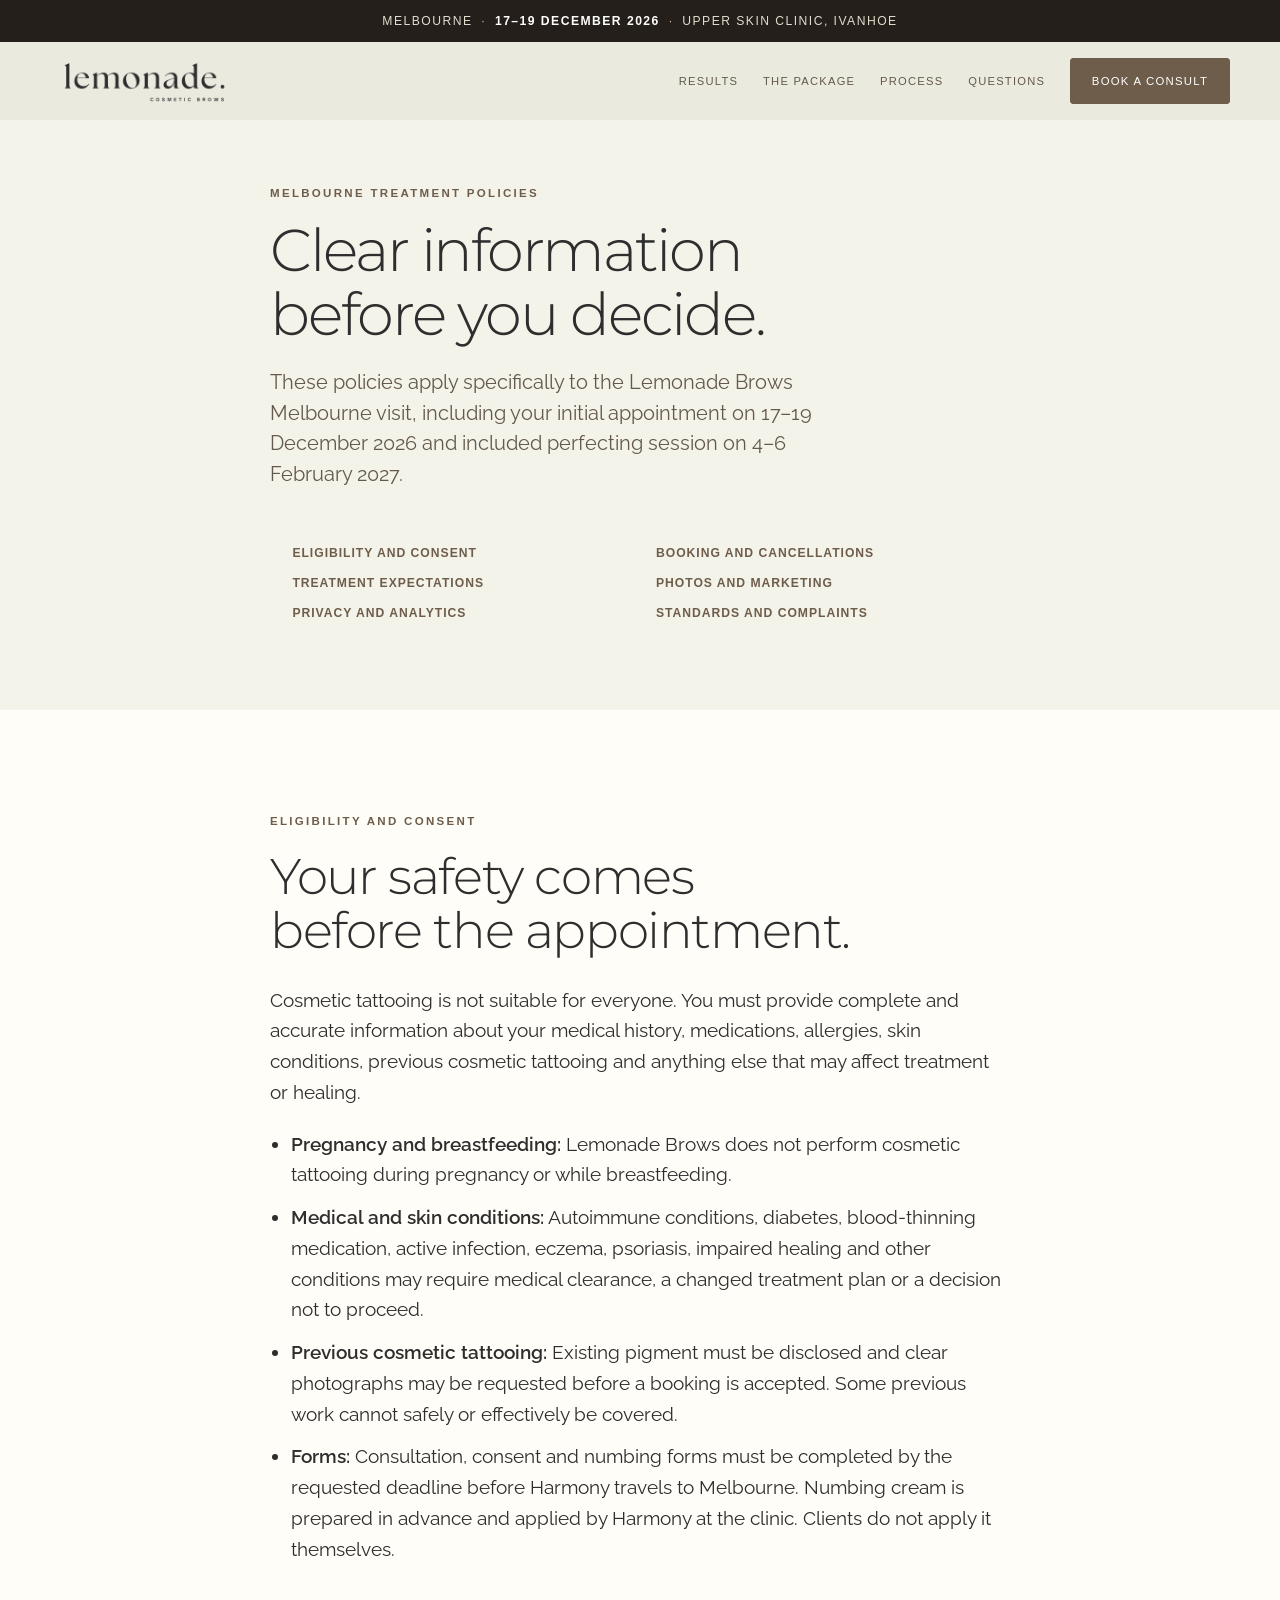
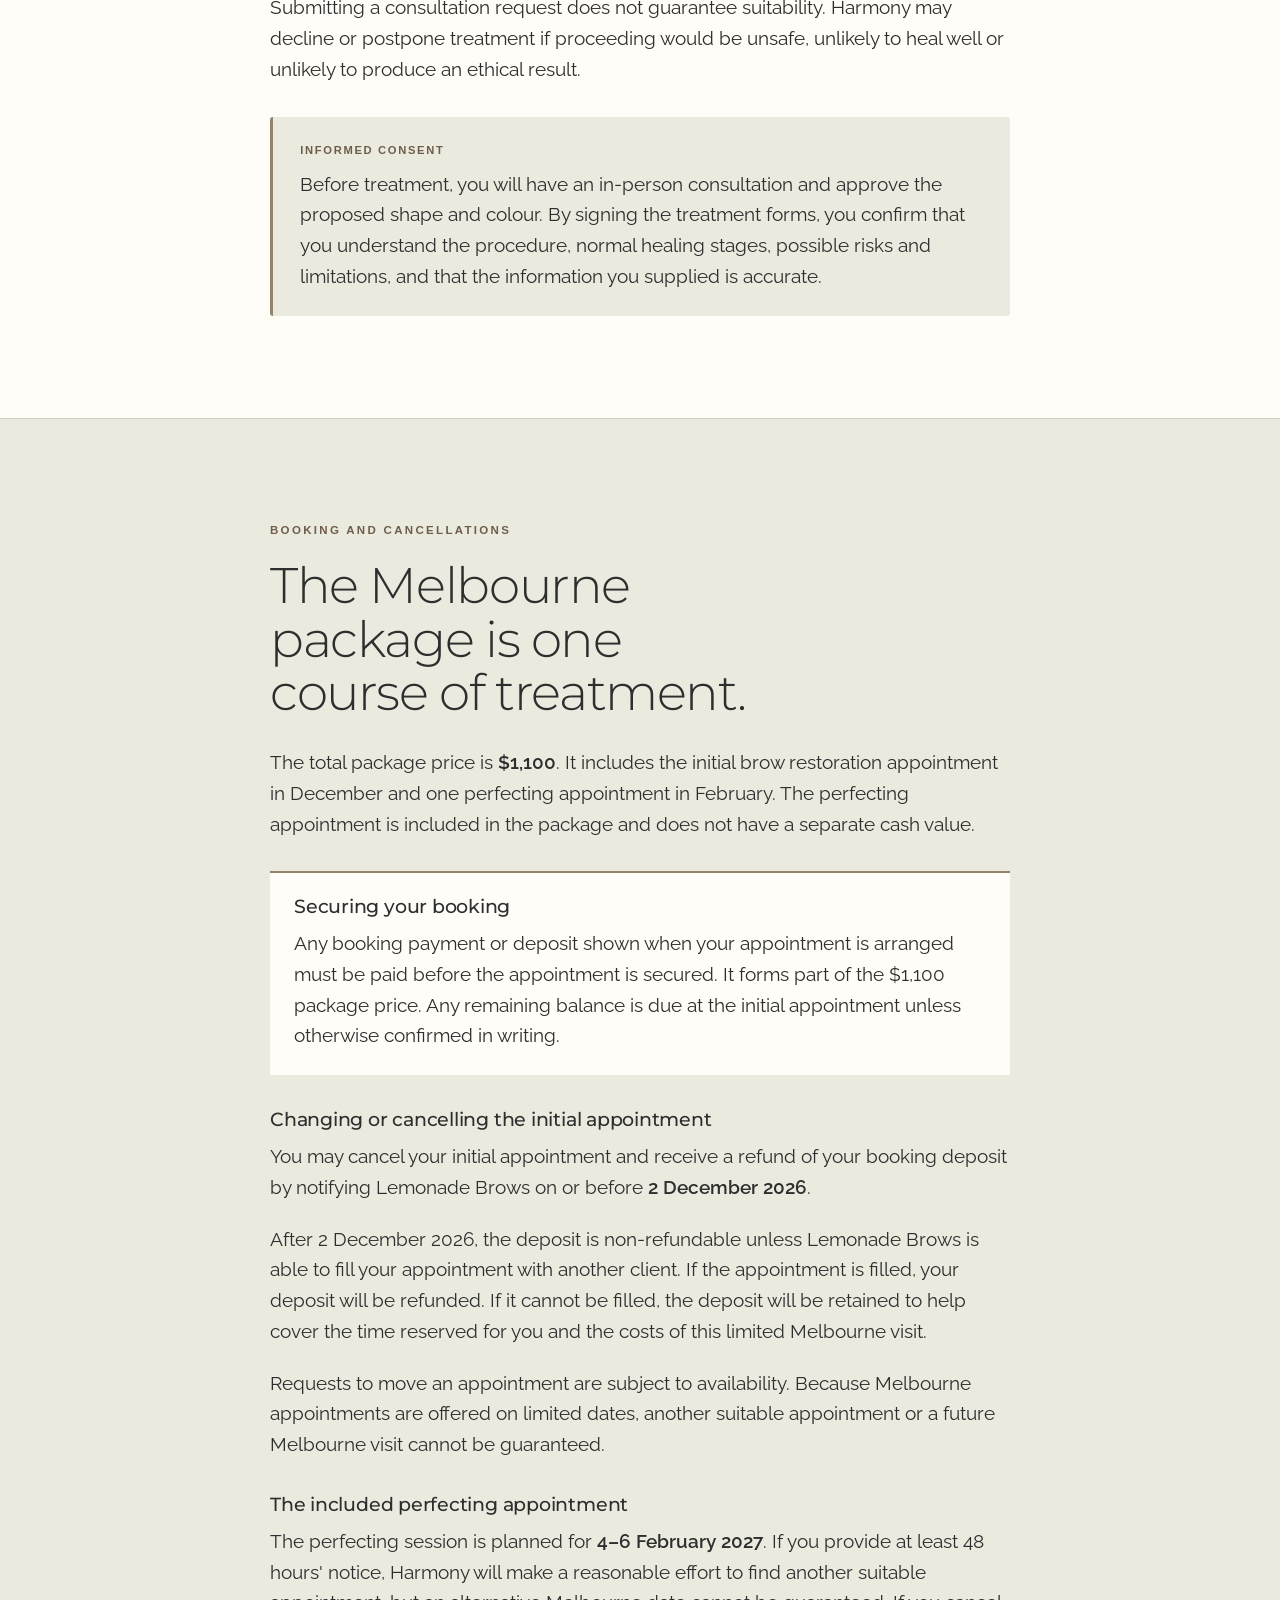
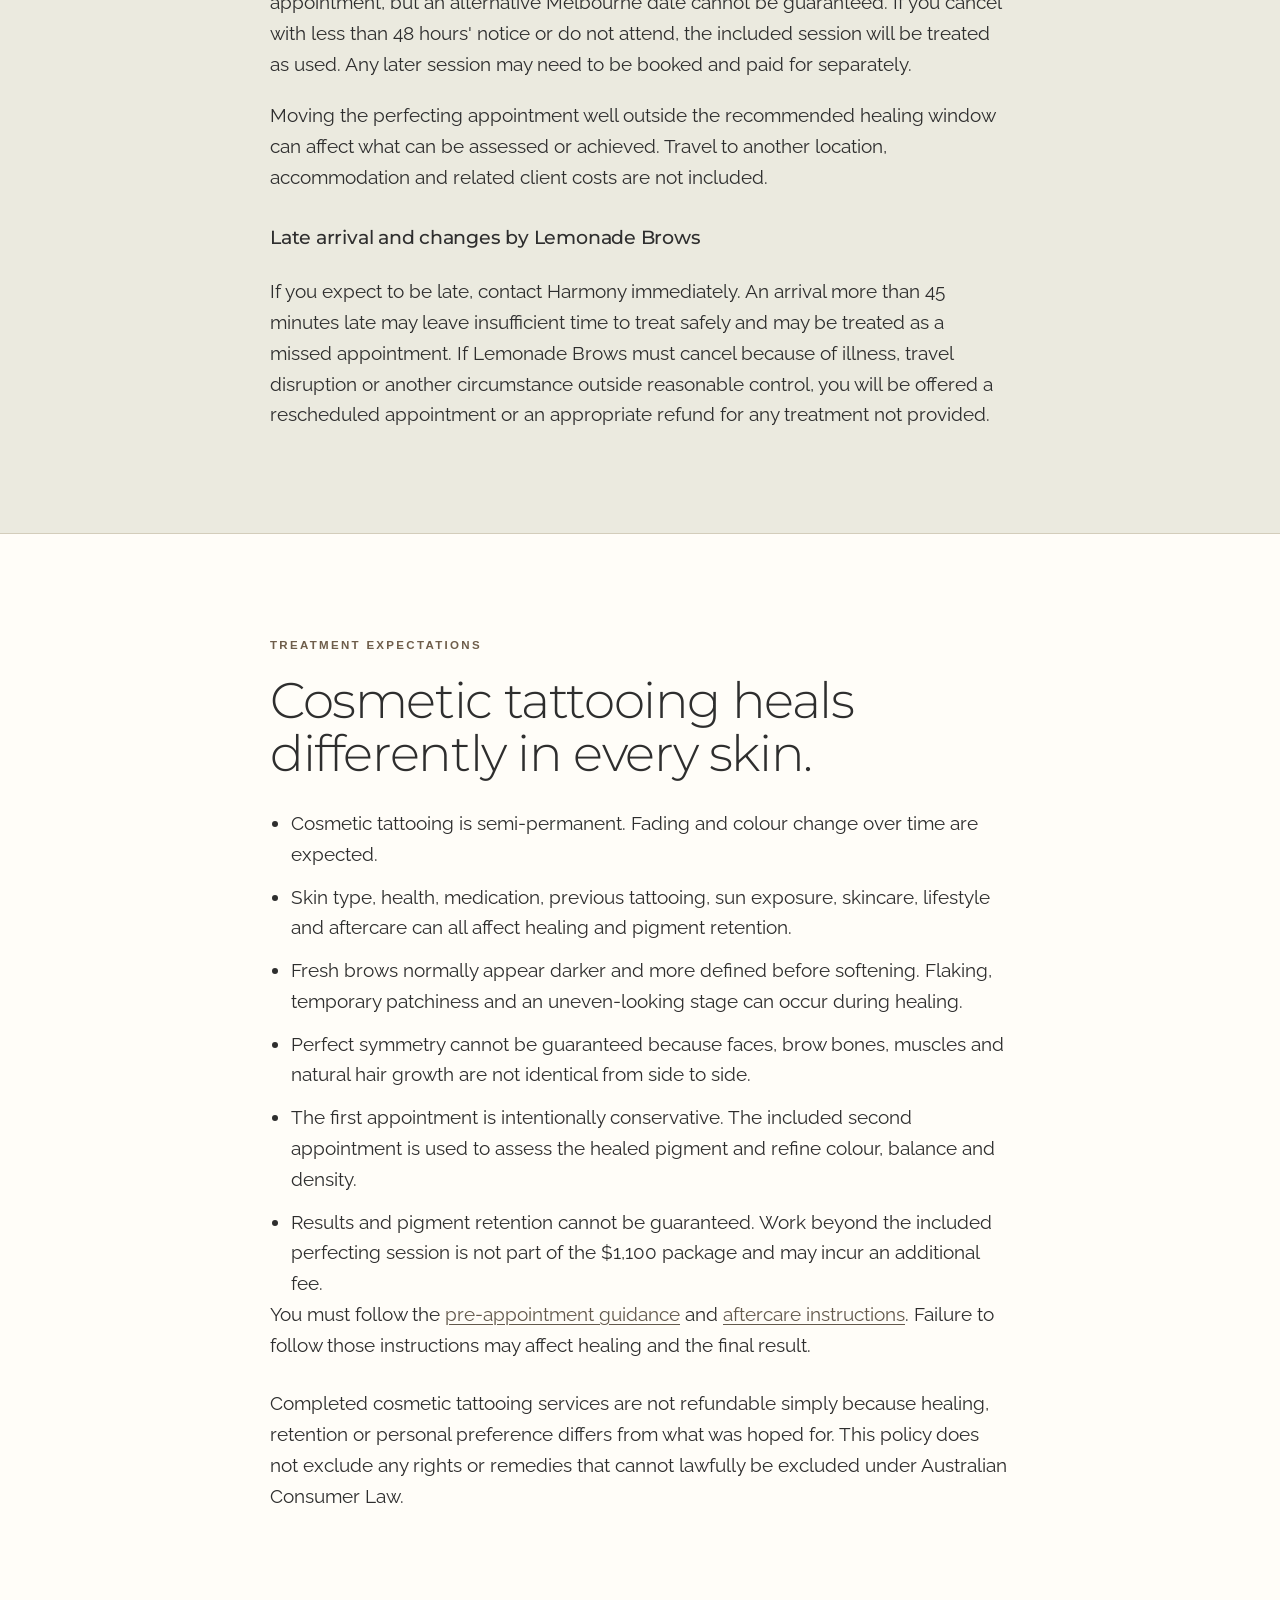
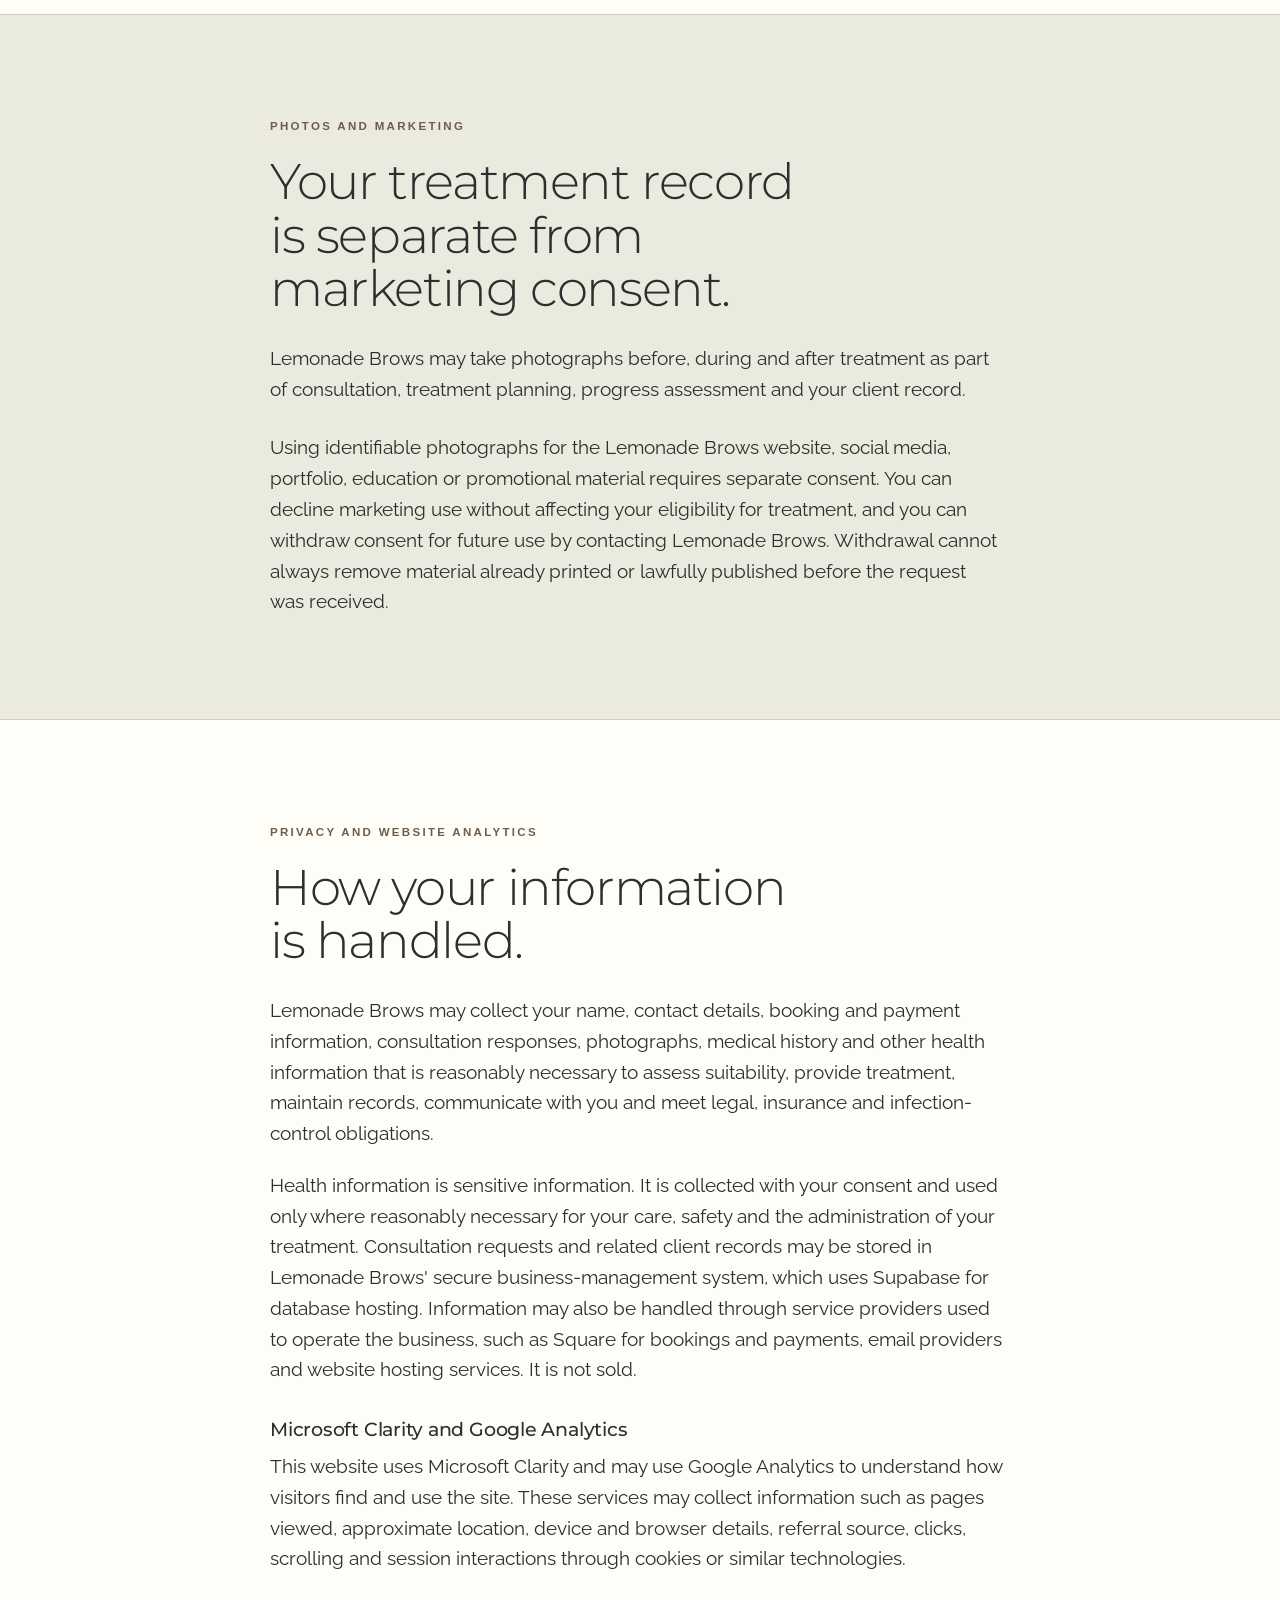
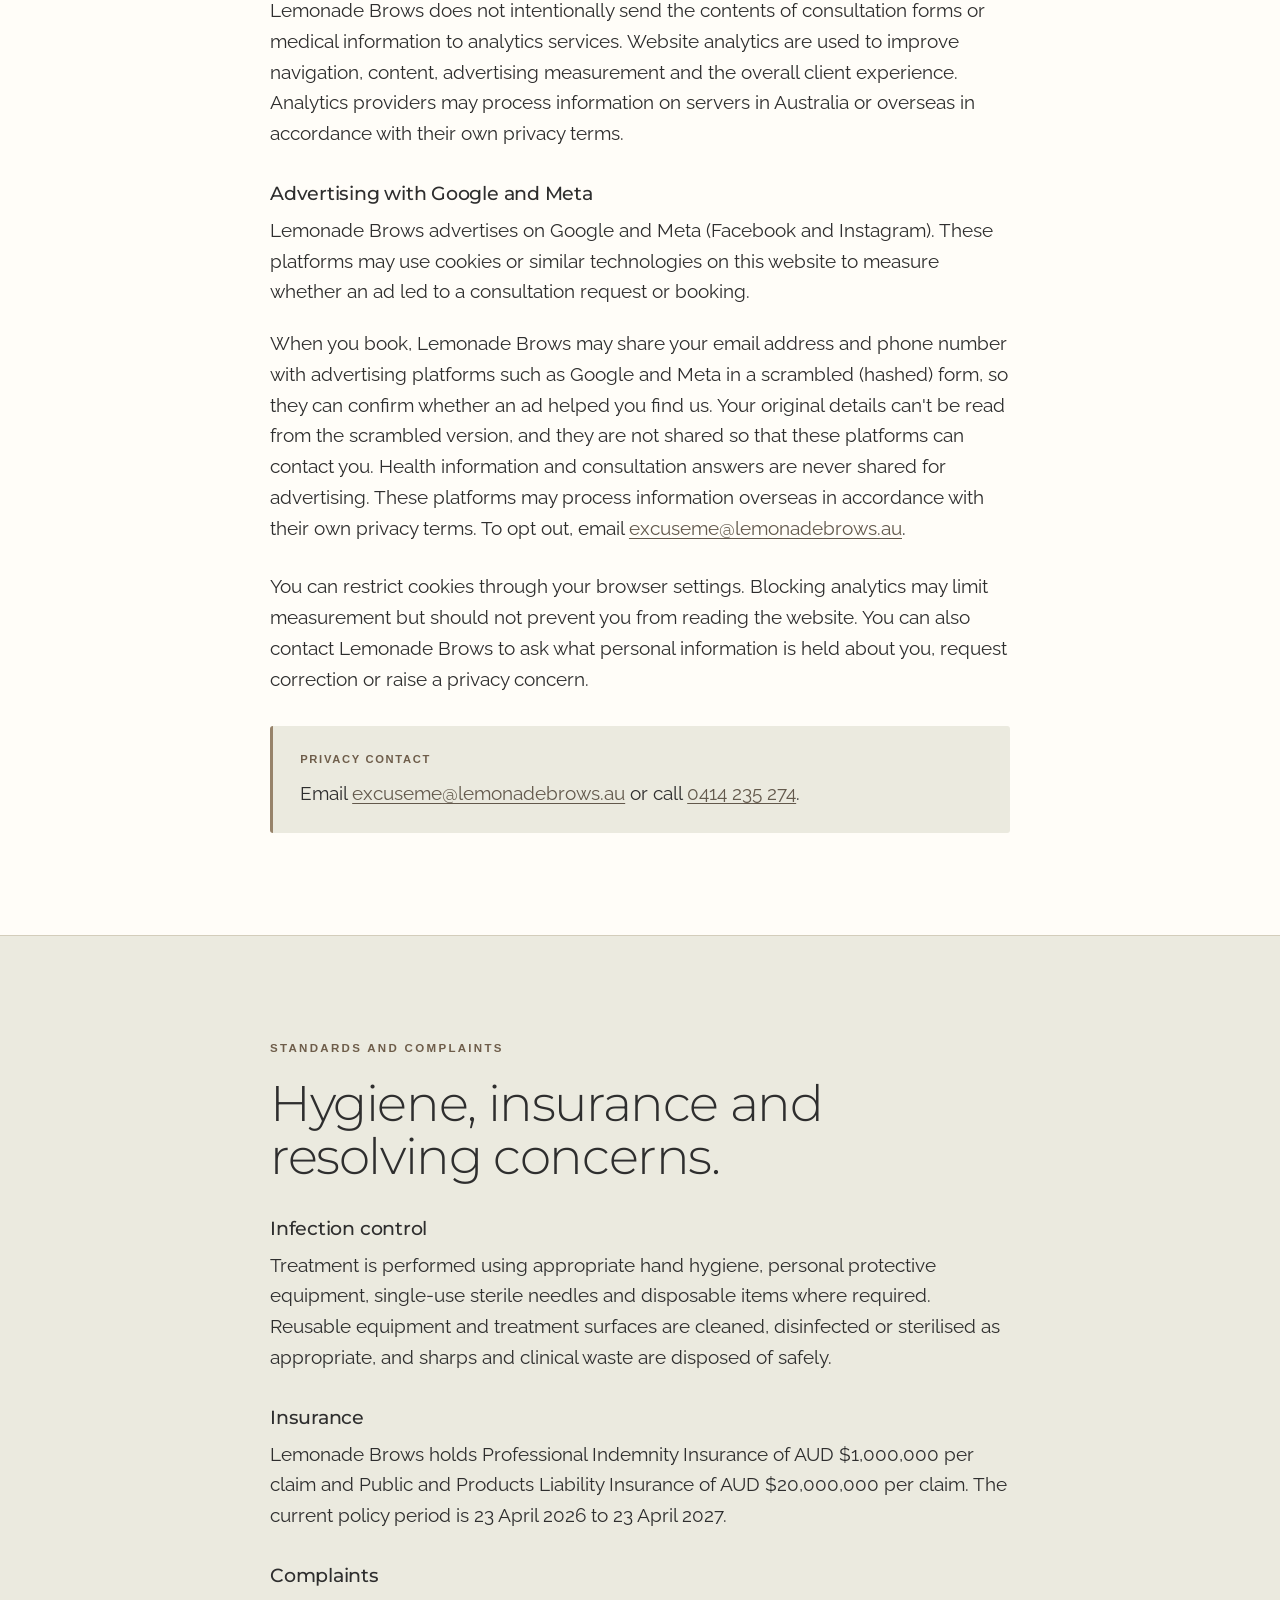
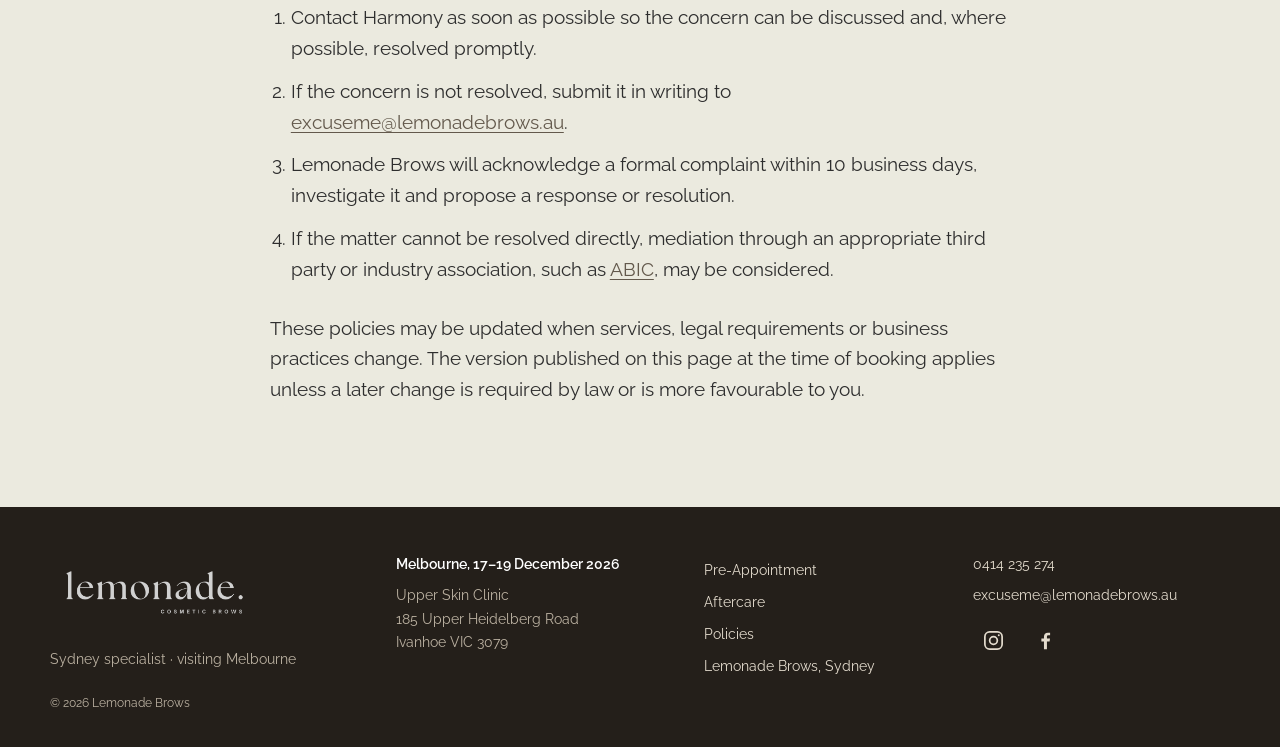
<file: policies.html>
<!DOCTYPE html>
<html lang="en-AU">
<head>
<meta charset="utf-8">
<meta name="viewport" content="width=device-width, initial-scale=1, viewport-fit=cover">
<meta name="robots" content="index, follow">
<link rel="icon" type="image/png" href="/favicon.png?v=2">
<link rel="shortcut icon" href="/favicon.ico?v=2">
<link rel="apple-touch-icon" href="/apple-touch-icon.png?v=2">
<link rel="canonical" href="https://melbourne.lemonadebrows.au/policies.html">
<title>Melbourne treatment and privacy policies | Lemonade Brows</title>
<meta name="description" content="Treatment, booking, cancellation, privacy and website analytics policies for the Lemonade Brows Melbourne visit at Upper Skin Clinic, Ivanhoe.">
<meta property="og:type" content="website">
<meta property="og:locale" content="en_AU">
<meta property="og:site_name" content="Lemonade Brows — Melbourne">
<meta property="og:title" content="Melbourne treatment and privacy policies · Lemonade Brows">
<meta property="og:description" content="Treatment, booking, cancellation and privacy policies for the Lemonade Brows Melbourne visit.">
<meta property="og:url" content="https://melbourne.lemonadebrows.au/policies.html">
<meta property="og:image" content="https://melbourne.lemonadebrows.au/images/brand/melbourne-share.jpg">
<meta property="og:image:secure_url" content="https://melbourne.lemonadebrows.au/images/brand/melbourne-share.jpg">
<meta property="og:image:type" content="image/jpeg">
<meta property="og:image:width" content="1200">
<meta property="og:image:height" content="630">
<meta property="og:image:alt" content="Harmony Tera, cosmetic brow tattoo specialist at Lemonade Brows">
<meta name="twitter:card" content="summary_large_image">
<meta name="twitter:title" content="Melbourne policies · Lemonade Brows">
<meta name="twitter:description" content="Treatment, booking, cancellation and privacy policies for Melbourne clients.">
<meta name="twitter:image" content="https://melbourne.lemonadebrows.au/images/brand/melbourne-share.jpg">
<meta name="twitter:image:alt" content="Harmony Tera, cosmetic brow tattoo specialist at Lemonade Brows">
<script type="application/ld+json">
{
  "@context": "https://schema.org",
  "@graph": [
    { "@type": "HealthAndBeautyBusiness", "@id": "https://www.lemonadebrows.au/#business", "name": "Lemonade Brows", "description": "Cosmetic brow tattooing for mature women. Natural, restorative brows for brow loss from ageing, hormones, thyroid conditions, alopecia, cancer treatment or over-plucking.", "url": "https://www.lemonadebrows.au/", "image": "https://melbourne.lemonadebrows.au/images/brand/melbourne-share.jpg", "telephone": "+61414235274", "email": "excuseme@lemonadebrows.au", "priceRange": "$$$", "founder": { "@id": "https://www.lemonadebrows.au/#harmony" }, "address": { "@type": "PostalAddress", "streetAddress": "Shop 2, 18-22 Purkis Street", "addressLocality": "Camperdown", "addressRegion": "NSW", "postalCode": "2050", "addressCountry": "AU" }, "areaServed": [{ "@type": "City", "name": "Sydney" }, { "@type": "City", "name": "Melbourne" }], "sameAs": ["https://www.instagram.com/lemonade.brows", "https://www.google.com/maps/place/Lemonade+Brows/@-33.8856731,151.1785211,17z/"] },
    { "@type": "Person", "@id": "https://www.lemonadebrows.au/#harmony", "name": "Harmony Tera", "jobTitle": "Cosmetic brow tattoo specialist", "worksFor": { "@id": "https://www.lemonadebrows.au/#business" } },
    { "@type": "WebSite", "@id": "https://melbourne.lemonadebrows.au/#website", "url": "https://melbourne.lemonadebrows.au/", "name": "Lemonade Brows — Melbourne", "publisher": { "@id": "https://www.lemonadebrows.au/#business" } },
    { "@type": "WebPage", "@id": "https://melbourne.lemonadebrows.au/policies.html#webpage", "url": "https://melbourne.lemonadebrows.au/policies.html", "name": "Melbourne treatment and privacy policies | Lemonade Brows", "description": "Treatment, booking, cancellation, privacy and website analytics policies for the Lemonade Brows Melbourne visit at Upper Skin Clinic, Ivanhoe.", "isPartOf": { "@id": "https://melbourne.lemonadebrows.au/#website" }, "about": { "@id": "https://www.lemonadebrows.au/#business" }, "author": { "@id": "https://www.lemonadebrows.au/#harmony" } }
  ]
}
</script>
<link rel="preconnect" href="https://fonts.googleapis.com">
<link rel="preconnect" href="https://fonts.gstatic.com" crossorigin>
<link href="https://fonts.googleapis.com/css2?family=Cormorant+Garamond:ital,wght@0,400;0,600;1,300;1,400&family=Montserrat:ital,wght@0,200;0,300;0,400;0,500;0,600;1,200;1,300&family=Raleway:wght@400;500;600&display=swap" rel="stylesheet">
<link rel="stylesheet" href="styles.css">
<style>
  .info-page .eyebrow::before { display:none; }
  .policy-nav { display:grid; grid-template-columns:repeat(2,minmax(0,1fr)); gap:.65rem 2rem; margin-top:2rem; padding:1.4rem; background:var(--bg-tint); }
  .policy-nav a { color:var(--primary-ink); font-family:var(--font-acc); font-size:.76rem; font-weight:600; letter-spacing:.08em; text-decoration:none; text-transform:uppercase; }
  .policy-section { scroll-margin-top:7rem; }
  .policy-section + .policy-section { border-top:1px solid var(--rule); }
  .policy-section h2 { max-width:18ch; }
  .policy-section h3 { margin-top:2.2rem; font-size:1.18rem; font-weight:500; }
  .policy-section ul, .policy-section ol { margin:1rem 0 0; padding-left:1.3rem; }
  .policy-section li + li { margin-top:.75rem; }
  .policy-section a { overflow-wrap:anywhere; }
  .policy-closing { margin-top:1.75rem; }
  .policy-card { margin-top:2rem; padding:1.5rem; background:var(--paper); border-top:2px solid var(--primary); }
  .policy-card h3 { margin-top:0; }
  @media (max-width:680px) { .policy-nav { grid-template-columns:1fr; } }
</style>
<script async src="https://www.googletagmanager.com/gtag/js?id=G-Y5MG107RR9"></script>
<script>
  window.dataLayer = window.dataLayer || [];
  function gtag(){dataLayer.push(arguments);}
  gtag('js', new Date());
  gtag('config', 'G-Y5MG107RR9');
    gtag('config', 'AW-17652700363');
</script>
<script type="text/javascript">
  (function(c,l,a,r,i,t,y){
      c[a]=c[a]||function(){(c[a].q=c[a].q||[]).push(arguments)};
      t=l.createElement(r);t.async=1;t.src="https://www.clarity.ms/tag/"+i;
      y=l.getElementsByTagName(r)[0];y.parentNode.insertBefore(t,y);
  })(window, document, "clarity", "script", "ymj0sbibm0");
</script>
  <!-- Meta Pixel Code -->
  <script>
    !function(f,b,e,v,n,t,s)
    {if(f.fbq)return;n=f.fbq=function(){n.callMethod?
    n.callMethod.apply(n,arguments):n.queue.push(arguments)};
    if(!f._fbq)f._fbq=n;n.push=n;n.loaded=!0;n.version='2.0';
    n.queue=[];t=b.createElement(e);t.async=!0;
    t.src=v;s=b.getElementsByTagName(e)[0];
    s.parentNode.insertBefore(t,s)}(window, document,'script',
    'https://connect.facebook.net/en_US/fbevents.js');
    fbq('init', '1321228265620763');
    fbq('track', 'PageView');
  </script>
  <noscript><img height="1" width="1" style="display:none"
    src="https://www.facebook.com/tr?id=1321228265620763&ev=PageView&noscript=1"
  /></noscript>
  <!-- End Meta Pixel Code -->

</head>
<body class="info-page">

<a class="skip" href="#main">Skip to content</a>

<div class="announce">
  <span class="announce-group announce-date"><span>Melbourne</span><span class="sep">·</span><b>17–19 December 2026</b></span>
  <span class="announce-group announce-venue"><span class="sep">·</span><span>Upper Skin Clinic, Ivanhoe</span></span>
  
</div>

<header class="site-header">
  <div class="wrap header-inner">
    <a class="wordmark" href="index.html" aria-label="Lemonade Brows Melbourne home"><img src="images/brand/lemonade-logo-black.png" alt="Lemonade Cosmetic Brows" width="758" height="278"></a>
    <button class="nav-toggle" type="button" aria-expanded="false" aria-controls="site-navigation" aria-label="Open navigation menu"><span class="nav-toggle-icon" aria-hidden="true"><span></span></span></button>
    <nav class="nav" id="site-navigation" aria-label="Page navigation">
      <a href="/results">Results</a><a href="/#lean-package">The package</a><a href="/#lean-process">Process</a><a href="/#lean-questions">Questions</a><a class="btn" href="/consultation">Book a consult</a>
    </nav>
  </div>
</header>

<main id="main">
  <section class="hero pad-sm">
    <div class="wrap tight" style="margin-inline:auto;">
      <span class="eyebrow">Melbourne treatment policies</span>
      <h1>Clear information before you decide.</h1>
      <p class="lede">These policies apply specifically to the Lemonade Brows Melbourne visit, including your initial appointment on 17–19 December 2026 and included perfecting session on 4–6 February 2027.</p>
      <nav class="policy-nav" aria-label="Policies on this page">
        <a href="#eligibility">Eligibility and consent</a><a href="#booking">Booking and cancellations</a><a href="#expectations">Treatment expectations</a><a href="#photos">Photos and marketing</a><a href="#privacy">Privacy and analytics</a><a href="#standards">Standards and complaints</a>
      </nav>
    </div>
  </section>

  <section class="paper policy-section" id="eligibility">
    <div class="wrap tight" style="margin-inline:auto;">
      <span class="eyebrow">Eligibility and consent</span>
      <h2>Your safety comes before the appointment.</h2>
      <p>Cosmetic tattooing is not suitable for everyone. You must provide complete and accurate information about your medical history, medications, allergies, skin conditions, previous cosmetic tattooing and anything else that may affect treatment or healing.</p>
      <ul>
        <li><strong>Pregnancy and breastfeeding:</strong> Lemonade Brows does not perform cosmetic tattooing during pregnancy or while breastfeeding.</li>
        <li><strong>Medical and skin conditions:</strong> Autoimmune conditions, diabetes, blood-thinning medication, active infection, eczema, psoriasis, impaired healing and other conditions may require medical clearance, a changed treatment plan or a decision not to proceed.</li>
        <li><strong>Previous cosmetic tattooing:</strong> Existing pigment must be disclosed and clear photographs may be requested before a booking is accepted. Some previous work cannot safely or effectively be covered.</li>
        <li><strong>Forms:</strong> Consultation, consent and numbing forms must be completed by the requested deadline before Harmony travels to Melbourne. Numbing cream is prepared in advance and applied by Harmony at the clinic. Clients do not apply it themselves.</li>
      </ul>
      <p class="policy-closing">Submitting a consultation request does not guarantee suitability. Harmony may decline or postpone treatment if proceeding would be unsafe, unlikely to heal well or unlikely to produce an ethical result.</p>
      <div class="callout"><span class="label">Informed consent</span><p>Before treatment, you will have an in-person consultation and approve the proposed shape and colour. By signing the treatment forms, you confirm that you understand the procedure, normal healing stages, possible risks and limitations, and that the information you supplied is accurate.</p></div>
    </div>
  </section>

  <section class="cream policy-section" id="booking">
    <div class="wrap tight" style="margin-inline:auto;">
      <span class="eyebrow">Booking and cancellations</span>
      <h2>The Melbourne package is one course of treatment.</h2>
      <p>The total package price is <strong>$1,100</strong>. It includes the initial brow restoration appointment in December and one perfecting appointment in February. The perfecting appointment is included in the package and does not have a separate cash value.</p>
      <div class="policy-card"><h3>Securing your booking</h3><p>Any booking payment or deposit shown when your appointment is arranged must be paid before the appointment is secured. It forms part of the $1,100 package price. Any remaining balance is due at the initial appointment unless otherwise confirmed in writing.</p></div>
      <h3>Changing or cancelling the initial appointment</h3>
      <p>You may cancel your initial appointment and receive a refund of your booking deposit by notifying Lemonade Brows on or before <strong>2 December 2026</strong>.</p>
      <p>After 2 December 2026, the deposit is non-refundable unless Lemonade Brows is able to fill your appointment with another client. If the appointment is filled, your deposit will be refunded. If it cannot be filled, the deposit will be retained to help cover the time reserved for you and the costs of this limited Melbourne visit.</p>
      <p>Requests to move an appointment are subject to availability. Because Melbourne appointments are offered on limited dates, another suitable appointment or a future Melbourne visit cannot be guaranteed.</p>
      <h3>The included perfecting appointment</h3>
      <p>The perfecting session is planned for <strong>4–6 February 2027</strong>. If you provide at least 48 hours' notice, Harmony will make a reasonable effort to find another suitable appointment, but an alternative Melbourne date cannot be guaranteed. If you cancel with less than 48 hours' notice or do not attend, the included session will be treated as used. Any later session may need to be booked and paid for separately.</p>
      <p>Moving the perfecting appointment well outside the recommended healing window can affect what can be assessed or achieved. Travel to another location, accommodation and related client costs are not included.</p>
      <h3>Late arrival and changes by Lemonade Brows</h3>
      <p class="policy-closing">If you expect to be late, contact Harmony immediately. An arrival more than 45 minutes late may leave insufficient time to treat safely and may be treated as a missed appointment. If Lemonade Brows must cancel because of illness, travel disruption or another circumstance outside reasonable control, you will be offered a rescheduled appointment or an appropriate refund for any treatment not provided.</p>
    </div>
  </section>

  <section class="paper policy-section" id="expectations">
    <div class="wrap tight" style="margin-inline:auto;">
      <span class="eyebrow">Treatment expectations</span>
      <h2>Cosmetic tattooing heals differently in every skin.</h2>
      <ul>
        <li>Cosmetic tattooing is semi-permanent. Fading and colour change over time are expected.</li>
        <li>Skin type, health, medication, previous tattooing, sun exposure, skincare, lifestyle and aftercare can all affect healing and pigment retention.</li>
        <li>Fresh brows normally appear darker and more defined before softening. Flaking, temporary patchiness and an uneven-looking stage can occur during healing.</li>
        <li>Perfect symmetry cannot be guaranteed because faces, brow bones, muscles and natural hair growth are not identical from side to side.</li>
        <li>The first appointment is intentionally conservative. The included second appointment is used to assess the healed pigment and refine colour, balance and density.</li>
        <li>Results and pigment retention cannot be guaranteed. Work beyond the included perfecting session is not part of the $1,100 package and may incur an additional fee.</li>
      </ul>
      <p>You must follow the <a href="pre-appointment.html">pre-appointment guidance</a> and <a href="aftercare.html">aftercare instructions</a>. Failure to follow those instructions may affect healing and the final result.</p>
      <p class="policy-closing">Completed cosmetic tattooing services are not refundable simply because healing, retention or personal preference differs from what was hoped for. This policy does not exclude any rights or remedies that cannot lawfully be excluded under Australian Consumer Law.</p>
    </div>
  </section>

  <section class="cream policy-section" id="photos">
    <div class="wrap tight" style="margin-inline:auto;">
      <span class="eyebrow">Photos and marketing</span>
      <h2>Your treatment record is separate from marketing consent.</h2>
      <p>Lemonade Brows may take photographs before, during and after treatment as part of consultation, treatment planning, progress assessment and your client record.</p>
      <p class="policy-closing">Using identifiable photographs for the Lemonade Brows website, social media, portfolio, education or promotional material requires separate consent. You can decline marketing use without affecting your eligibility for treatment, and you can withdraw consent for future use by contacting Lemonade Brows. Withdrawal cannot always remove material already printed or lawfully published before the request was received.</p>
    </div>
  </section>

  <section class="paper policy-section" id="privacy">
    <div class="wrap tight" style="margin-inline:auto;">
      <span class="eyebrow">Privacy and website analytics</span>
      <h2>How your information is handled.</h2>
      <p>Lemonade Brows may collect your name, contact details, booking and payment information, consultation responses, photographs, medical history and other health information that is reasonably necessary to assess suitability, provide treatment, maintain records, communicate with you and meet legal, insurance and infection-control obligations.</p>
      <p>Health information is sensitive information. It is collected with your consent and used only where reasonably necessary for your care, safety and the administration of your treatment. Consultation requests and related client records may be stored in Lemonade Brows' secure business-management system, which uses Supabase for database hosting. Information may also be handled through service providers used to operate the business, such as Square for bookings and payments, email providers and website hosting services. It is not sold.</p>
      <h3>Microsoft Clarity and Google Analytics</h3>
      <p>This website uses Microsoft Clarity and may use Google Analytics to understand how visitors find and use the site. These services may collect information such as pages viewed, approximate location, device and browser details, referral source, clicks, scrolling and session interactions through cookies or similar technologies.</p>
      <p>Lemonade Brows does not intentionally send the contents of consultation forms or medical information to analytics services. Website analytics are used to improve navigation, content, advertising measurement and the overall client experience. Analytics providers may process information on servers in Australia or overseas in accordance with their own privacy terms.</p>
      <h3>Advertising with Google and Meta</h3>
      <p>Lemonade Brows advertises on Google and Meta (Facebook and Instagram). These platforms may use cookies or similar technologies on this website to measure whether an ad led to a consultation request or booking.</p>
      <p>When you book, Lemonade Brows may share your email address and phone number with advertising platforms such as Google and Meta in a scrambled (hashed) form, so they can confirm whether an ad helped you find us. Your original details can't be read from the scrambled version, and they are not shared so that these platforms can contact you. Health information and consultation answers are never shared for advertising. These platforms may process information overseas in accordance with their own privacy terms. To opt out, email <a href="mailto:excuseme@lemonadebrows.au?subject=Advertising%20opt-out">excuseme@lemonadebrows.au</a>.</p>
      <p class="policy-closing">You can restrict cookies through your browser settings. Blocking analytics may limit measurement but should not prevent you from reading the website. You can also contact Lemonade Brows to ask what personal information is held about you, request correction or raise a privacy concern.</p>
      <div class="callout"><span class="label">Privacy contact</span><p>Email <a href="mailto:excuseme@lemonadebrows.au?subject=Privacy%20request">excuseme@lemonadebrows.au</a> or call <a href="tel:+61414235274">0414 235 274</a>.</p></div>
    </div>
  </section>

  <section class="cream policy-section" id="standards">
    <div class="wrap tight" style="margin-inline:auto;">
      <span class="eyebrow">Standards and complaints</span>
      <h2>Hygiene, insurance and resolving concerns.</h2>
      <h3>Infection control</h3>
      <p>Treatment is performed using appropriate hand hygiene, personal protective equipment, single-use sterile needles and disposable items where required. Reusable equipment and treatment surfaces are cleaned, disinfected or sterilised as appropriate, and sharps and clinical waste are disposed of safely.</p>
      <h3>Insurance</h3>
      <p>Lemonade Brows holds Professional Indemnity Insurance of AUD $1,000,000 per claim and Public and Products Liability Insurance of AUD $20,000,000 per claim. The current policy period is 23 April 2026 to 23 April 2027.</p>
      <h3>Complaints</h3>
      <ol>
        <li>Contact Harmony as soon as possible so the concern can be discussed and, where possible, resolved promptly.</li>
        <li>If the concern is not resolved, submit it in writing to <a href="mailto:excuseme@lemonadebrows.au?subject=Formal%20complaint">excuseme@lemonadebrows.au</a>.</li>
        <li>Lemonade Brows will acknowledge a formal complaint within 10 business days, investigate it and propose a response or resolution.</li>
        <li>If the matter cannot be resolved directly, mediation through an appropriate third party or industry association, such as <a href="https://theabic.org.au/" target="_blank" rel="noopener">ABIC</a>, may be considered.</li>
      </ol>
      <p class="policy-closing">These policies may be updated when services, legal requirements or business practices change. The version published on this page at the time of booking applies unless a later change is required by law or is more favourable to you.</p>
    </div>
  </section>
</main>

<footer class="site-footer"><div class="wrap"><div class="footer-grid">
  <div class="footer-column footer-brand"><a class="wordmark" href="index.html" aria-label="Lemonade Brows home"><img src="images/brand/lemonade-logo-black.png" alt="Lemonade Cosmetic Brows" width="758" height="278"></a><p>Sydney specialist · visiting Melbourne</p><p class="footer-copyright">© 2026 Lemonade Brows</p></div>
  <div class="footer-column"><p><strong>Melbourne, 17–19 December 2026</strong></p><p>Upper Skin Clinic<br>185 Upper Heidelberg Road<br>Ivanhoe VIC 3079</p></div>
  <div class="footer-column"><div class="footer-resource-links"><a href="pre-appointment.html">Pre-Appointment</a><a href="aftercare.html">Aftercare</a><a href="policies.html" aria-current="page">Policies</a><a href="https://www.lemonadebrows.au/" target="_blank" rel="noopener">Lemonade Brows, Sydney</a></div></div>
  <div class="footer-column"><p><a href="tel:+61414235274">0414 235 274</a></p><p><a href="mailto:excuseme@lemonadebrows.au">excuseme@lemonadebrows.au</a></p><div class="social-links" aria-label="Social media"><a class="social-link" href="https://www.instagram.com/lemonade.brows" target="_blank" rel="noopener" aria-label="Lemonade Brows on Instagram"><svg viewBox="0 0 24 24" fill="none" stroke="currentColor" stroke-width="1.8" aria-hidden="true"><rect x="3" y="3" width="18" height="18" rx="5"></rect><circle cx="12" cy="12" r="4"></circle><circle cx="17.5" cy="6.5" r="1" fill="currentColor" stroke="none"></circle></svg></a><a class="social-link" href="https://www.facebook.com/p/LemonadeBrows-61559657100079/" target="_blank" rel="noopener" aria-label="Lemonade Brows on Facebook"><svg viewBox="0 0 24 24" fill="currentColor" aria-hidden="true"><path d="M13.5 21v-8h2.8l.4-3h-3.2V8.1c0-.9.3-1.5 1.6-1.5h1.7V3.9c-.3 0-1.3-.1-2.4-.1-2.4 0-4 1.4-4 4.1V10H7.7v3h2.7v8h3.1z"></path></svg></a></div></div>
</div></div></footer>

<div class="sticky-cta"><span class="who"><b>$1,100 complete</b> · 17–19 Dec</span><a class="btn" href="consultation.html">Book a consult</a></div>

<script>
  (() => {
    const toggle = document.querySelector('.nav-toggle'); const nav = document.getElementById('site-navigation'); if (!toggle || !nav) return;
    const setOpen = (open) => { toggle.setAttribute('aria-expanded', String(open)); toggle.setAttribute('aria-label', open ? 'Close navigation menu' : 'Open navigation menu'); nav.dataset.open = String(open); };
    toggle.addEventListener('click', () => setOpen(toggle.getAttribute('aria-expanded') !== 'true'));
    nav.addEventListener('click', (event) => { if (event.target.closest('a')) setOpen(false); });
    document.addEventListener('keydown', (event) => { if (event.key === 'Escape' && toggle.getAttribute('aria-expanded') === 'true') { setOpen(false); toggle.focus(); } });
  })();
</script>
</body>
</html>
</file>
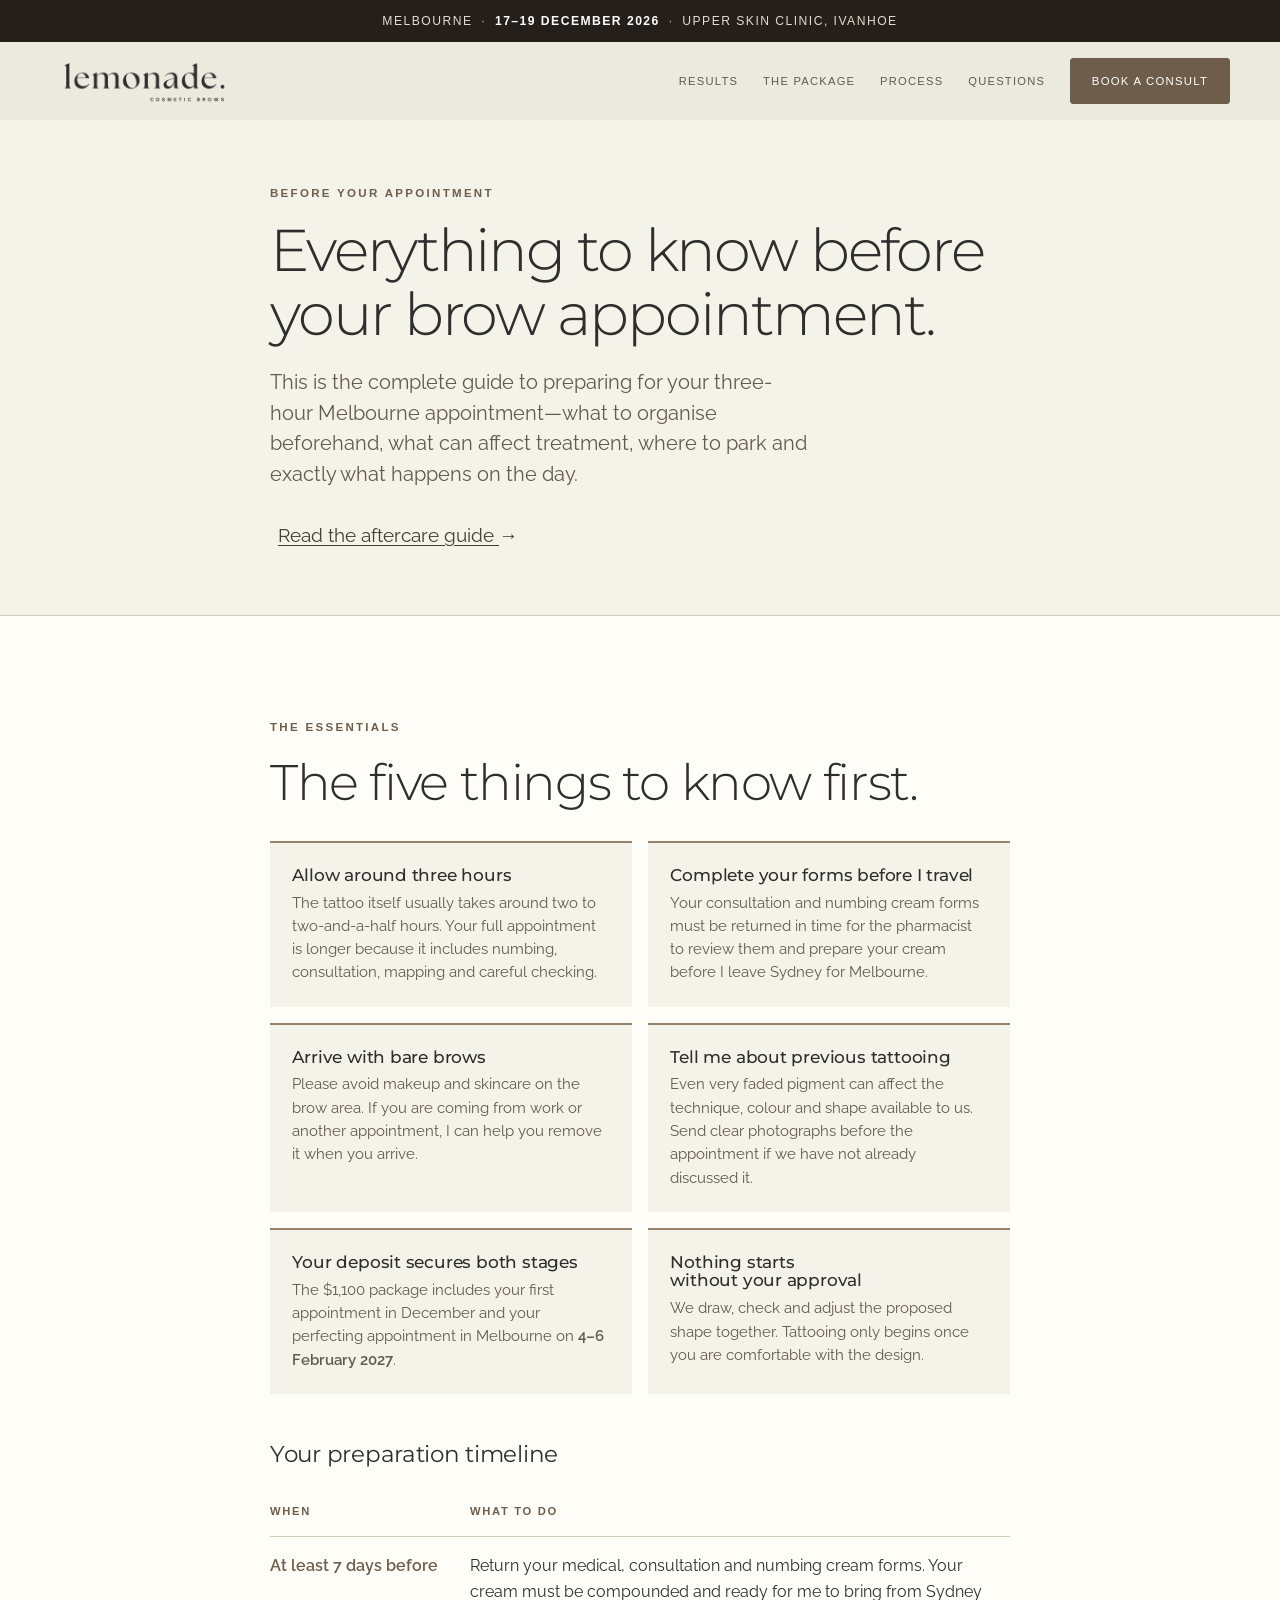
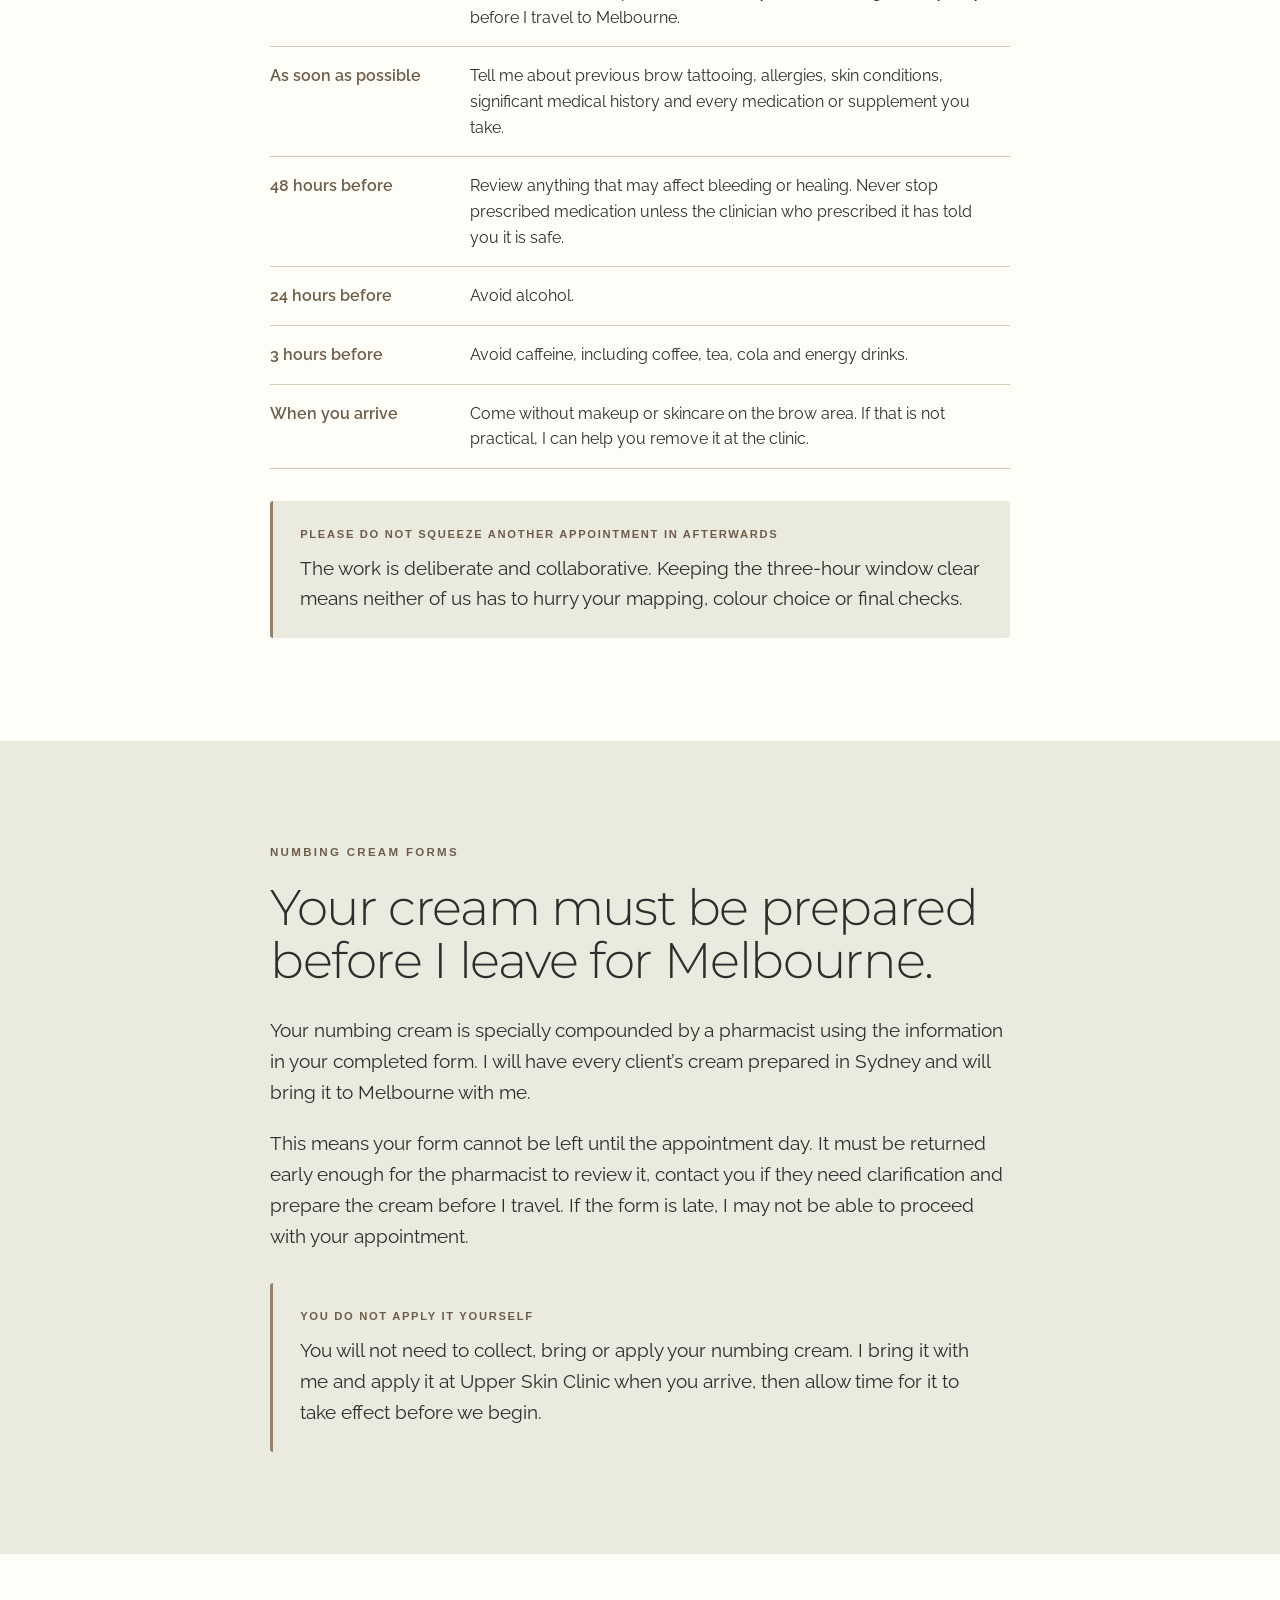
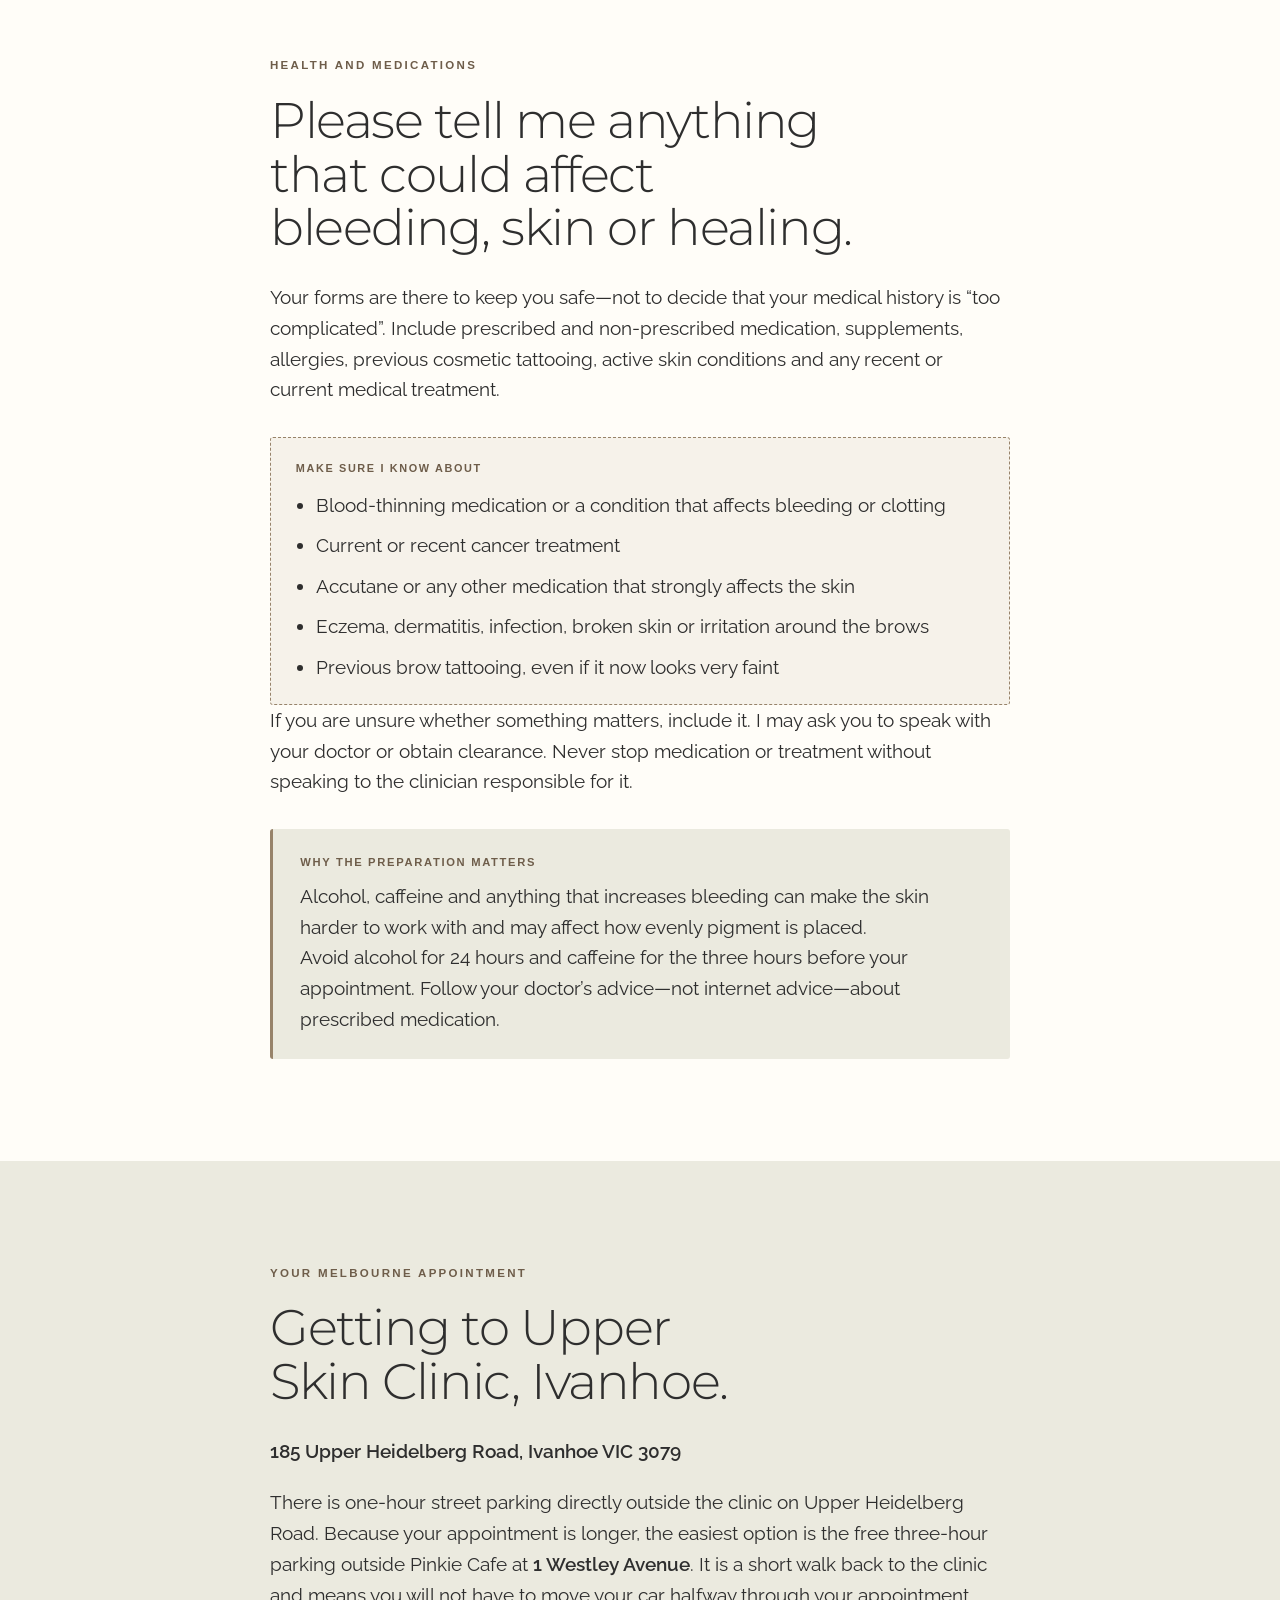
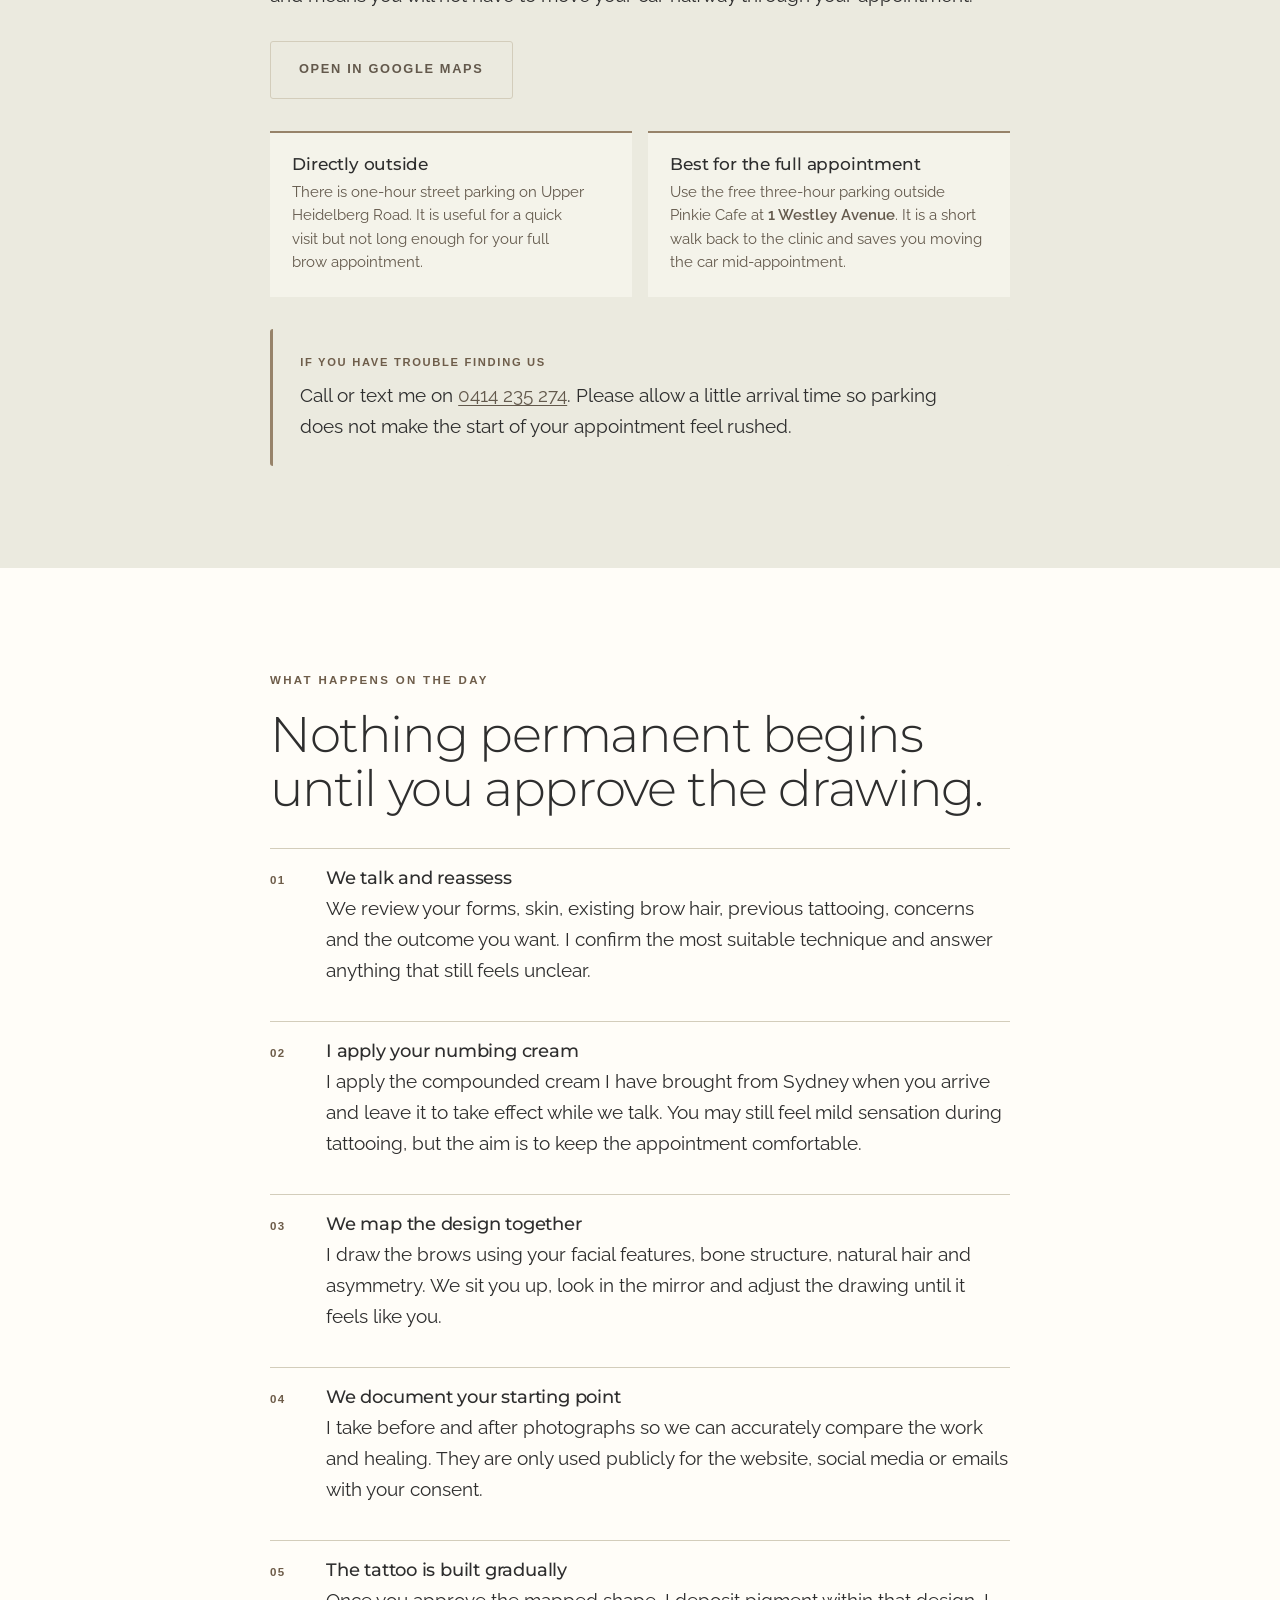
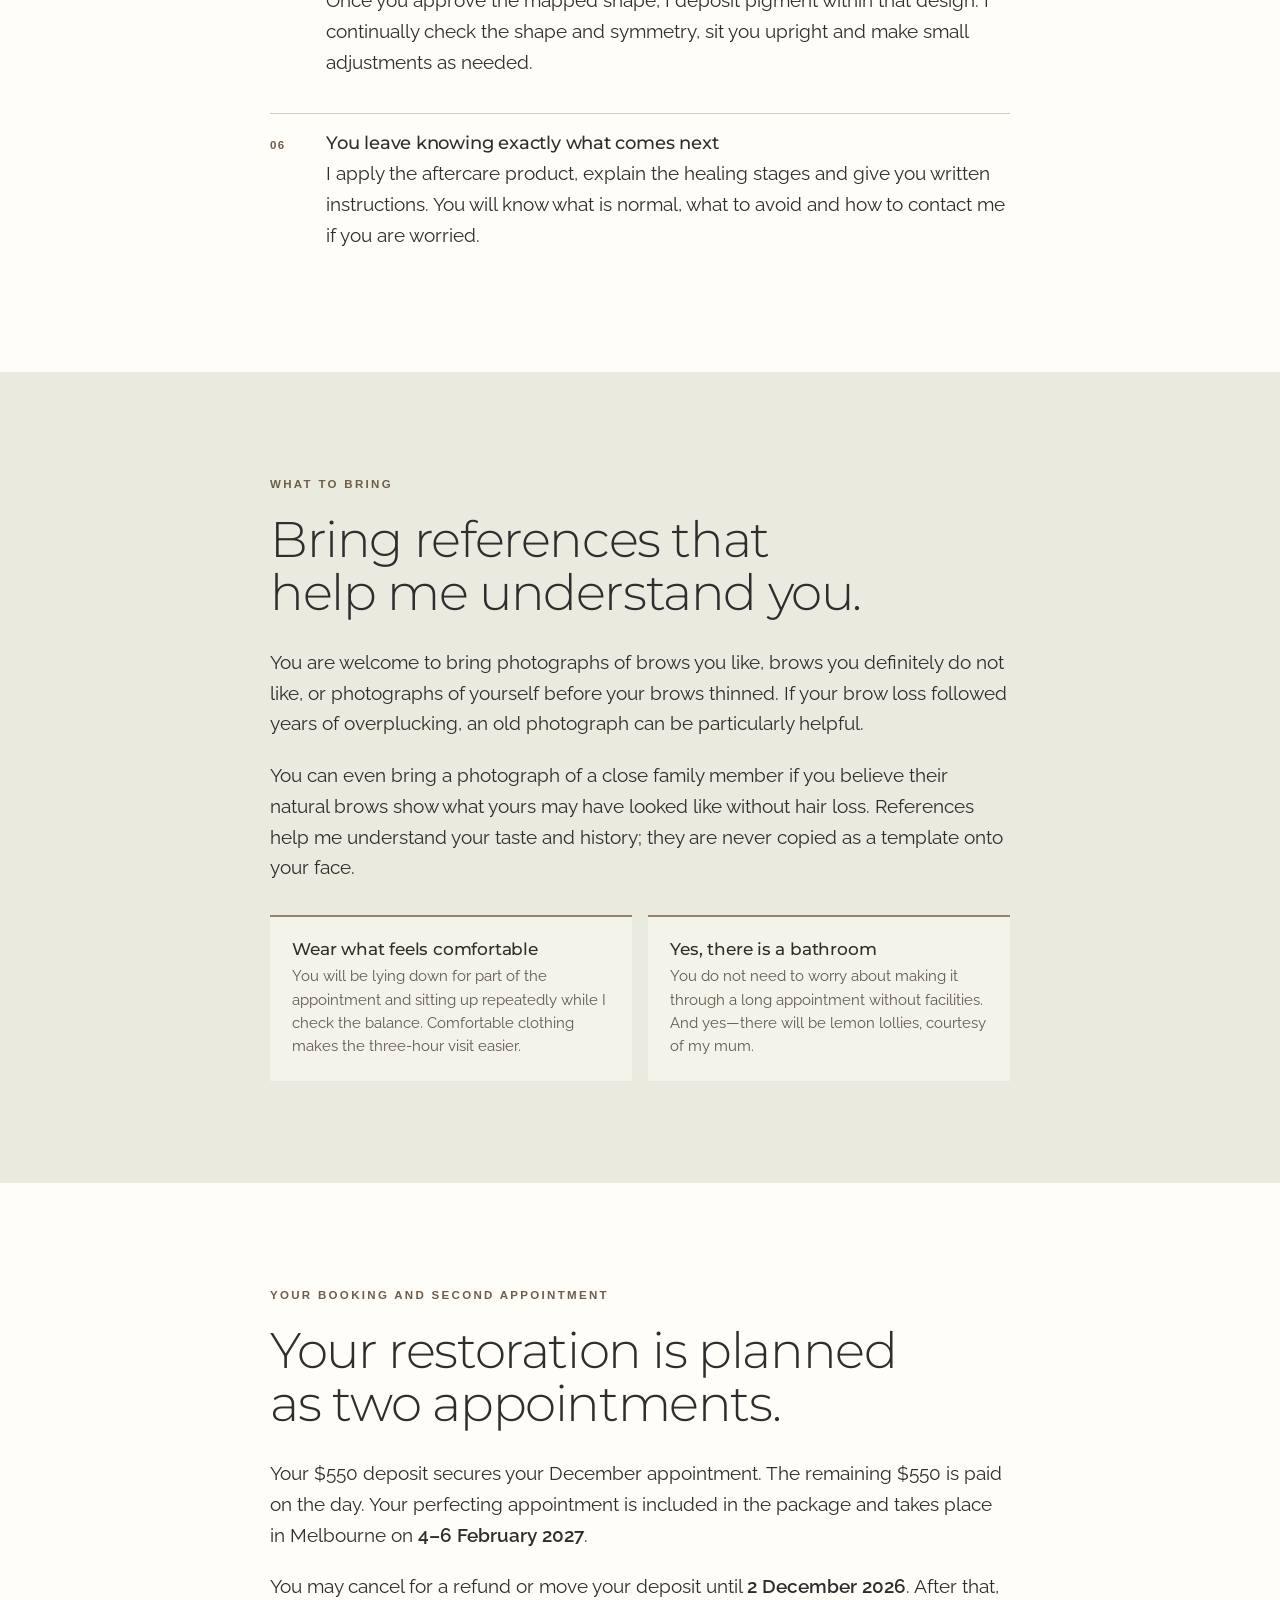
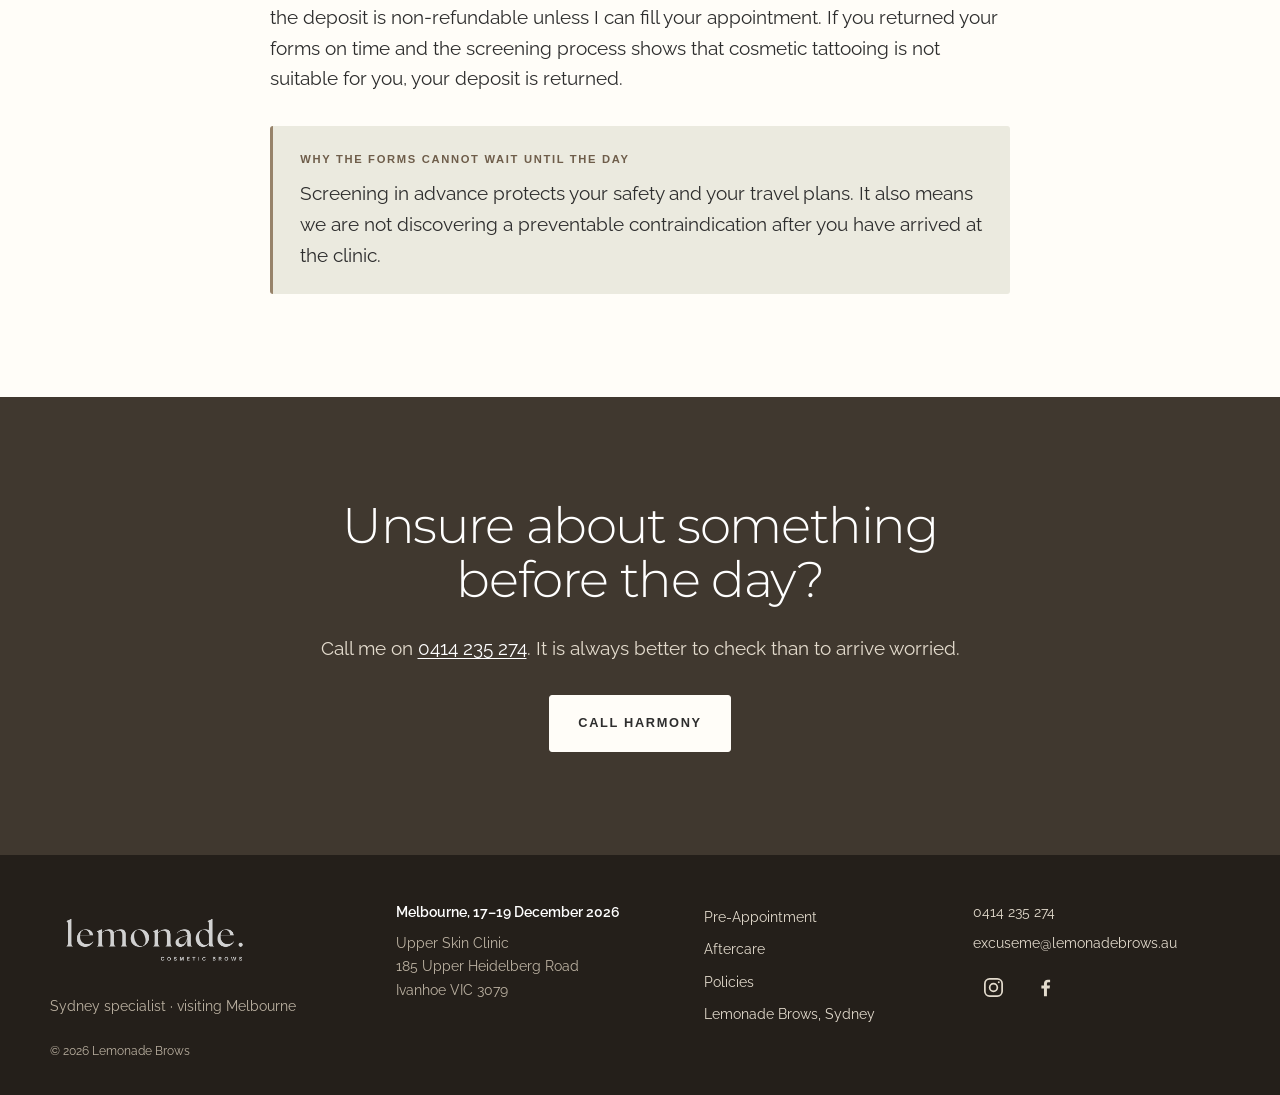
<file: pre-appointment.html>
<!DOCTYPE html>
<html lang="en-AU">
<head>
<meta charset="utf-8">
<meta name="viewport" content="width=device-width, initial-scale=1, viewport-fit=cover">
<meta name="robots" content="index, follow">
<link rel="icon" type="image/png" href="/favicon.png?v=2">
<link rel="shortcut icon" href="/favicon.ico?v=2">
<link rel="apple-touch-icon" href="/apple-touch-icon.png?v=2">
<link rel="canonical" href="https://melbourne.lemonadebrows.au/pre-appointment.html">
<title>Pre-appointment guide | Lemonade Brows Melbourne</title>
<meta name="description" content="How to prepare for your Lemonade Brows Melbourne appointment at Upper Skin Clinic in Ivanhoe.">
<meta property="og:type" content="website">
<meta property="og:locale" content="en_AU">
<meta property="og:site_name" content="Lemonade Brows — Melbourne">
<meta property="og:title" content="Pre-appointment guide · Lemonade Brows Melbourne">
<meta property="og:description" content="How to prepare for your Lemonade Brows Melbourne appointment at Upper Skin Clinic in Ivanhoe.">
<meta property="og:url" content="https://melbourne.lemonadebrows.au/pre-appointment.html">
<meta property="og:image" content="https://melbourne.lemonadebrows.au/images/brand/melbourne-share.jpg">
<meta property="og:image:secure_url" content="https://melbourne.lemonadebrows.au/images/brand/melbourne-share.jpg">
<meta property="og:image:type" content="image/jpeg">
<meta property="og:image:width" content="1200">
<meta property="og:image:height" content="630">
<meta property="og:image:alt" content="Harmony Tera, cosmetic brow tattoo specialist at Lemonade Brows">
<meta name="twitter:card" content="summary_large_image">
<meta name="twitter:title" content="Pre-appointment guide · Lemonade Brows Melbourne">
<meta name="twitter:description" content="Everything you need to prepare for your Melbourne brow appointment.">
<meta name="twitter:image" content="https://melbourne.lemonadebrows.au/images/brand/melbourne-share.jpg">
<meta name="twitter:image:alt" content="Harmony Tera, cosmetic brow tattoo specialist at Lemonade Brows">
<script type="application/ld+json">
{
  "@context": "https://schema.org",
  "@graph": [
    { "@type": "HealthAndBeautyBusiness", "@id": "https://www.lemonadebrows.au/#business", "name": "Lemonade Brows", "description": "Cosmetic brow tattooing for mature women. Natural, restorative brows for brow loss from ageing, hormones, thyroid conditions, alopecia, cancer treatment or over-plucking.", "url": "https://www.lemonadebrows.au/", "image": "https://melbourne.lemonadebrows.au/images/brand/melbourne-share.jpg", "telephone": "+61414235274", "email": "excuseme@lemonadebrows.au", "priceRange": "$$$", "founder": { "@id": "https://www.lemonadebrows.au/#harmony" }, "address": { "@type": "PostalAddress", "streetAddress": "Shop 2, 18-22 Purkis Street", "addressLocality": "Camperdown", "addressRegion": "NSW", "postalCode": "2050", "addressCountry": "AU" }, "areaServed": [{ "@type": "City", "name": "Sydney" }, { "@type": "City", "name": "Melbourne" }], "sameAs": ["https://www.instagram.com/lemonade.brows", "https://www.google.com/maps/place/Lemonade+Brows/@-33.8856731,151.1785211,17z/"] },
    { "@type": "Person", "@id": "https://www.lemonadebrows.au/#harmony", "name": "Harmony Tera", "jobTitle": "Cosmetic brow tattoo specialist", "worksFor": { "@id": "https://www.lemonadebrows.au/#business" } },
    { "@type": "WebSite", "@id": "https://melbourne.lemonadebrows.au/#website", "url": "https://melbourne.lemonadebrows.au/", "name": "Lemonade Brows — Melbourne", "publisher": { "@id": "https://www.lemonadebrows.au/#business" } },
    { "@type": "WebPage", "@id": "https://melbourne.lemonadebrows.au/pre-appointment.html#webpage", "url": "https://melbourne.lemonadebrows.au/pre-appointment.html", "name": "Pre-appointment guide | Lemonade Brows Melbourne", "description": "How to prepare for your Lemonade Brows Melbourne appointment at Upper Skin Clinic in Ivanhoe.", "isPartOf": { "@id": "https://melbourne.lemonadebrows.au/#website" }, "about": { "@id": "https://www.lemonadebrows.au/#business" }, "author": { "@id": "https://www.lemonadebrows.au/#harmony" } }
  ]
}
</script>
<link rel="preconnect" href="https://fonts.googleapis.com">
<link rel="preconnect" href="https://fonts.gstatic.com" crossorigin>
<link href="https://fonts.googleapis.com/css2?family=Cormorant+Garamond:ital,wght@0,400;0,600;1,300;1,400&family=Montserrat:ital,wght@0,200;0,300;0,400;0,500;0,600;1,200;1,300&family=Raleway:wght@400;500;600&display=swap" rel="stylesheet">
<link rel="stylesheet" href="styles.css">
<style>
  .info-page .eyebrow::before { display:none; }
  .guide-grid { display:grid; grid-template-columns:repeat(2,minmax(0,1fr)); gap:1rem; margin-top:2rem; }
  .guide-card { padding:1.4rem; background:var(--bg-tint); border-top:2px solid var(--primary); }
  .guide-card h3 { margin-bottom:.45rem; font-size:1.08rem; font-weight:500; }
  .guide-card p { color:var(--accent); font-size:.94rem; line-height:1.55; }
  .numbered-guide { counter-reset:guide; display:grid; gap:1rem; margin-top:2rem; }
  .numbered-guide article { counter-increment:guide; display:grid; grid-template-columns:2.5rem 1fr; gap:1rem; padding:1.2rem 0; border-top:1px solid var(--rule); }
  .numbered-guide article::before { content:counter(guide,decimal-leading-zero); color:var(--primary-ink); font-family:var(--font-acc); font-size:.72rem; font-weight:600; letter-spacing:.12em; padding-top:.2rem; }
  .numbered-guide h3 { margin:0 0 .4rem; font-size:1.1rem; font-weight:500; }
  .numbered-guide p { margin:0; }
  .plain-list { margin:1rem 0 0; padding-left:1.2rem; }
  .plain-list li + li { margin-top:.65rem; }
  @media (max-width:680px) { .guide-grid { grid-template-columns:1fr; } }
</style>
  <script async src="https://www.googletagmanager.com/gtag/js?id=G-Y5MG107RR9"></script>
  <script>
    window.dataLayer = window.dataLayer || [];
    function gtag(){dataLayer.push(arguments);}
    gtag('js', new Date());
    gtag('config', 'G-Y5MG107RR9');
    gtag('config', 'AW-17652700363');
  </script>
  <script type="text/javascript">
    (function(c,l,a,r,i,t,y){
        c[a]=c[a]||function(){(c[a].q=c[a].q||[]).push(arguments)};
        t=l.createElement(r);t.async=1;t.src="https://www.clarity.ms/tag/"+i;
        y=l.getElementsByTagName(r)[0];y.parentNode.insertBefore(t,y);
    })(window, document, "clarity", "script", "ymj0sbibm0");
  </script>
  <!-- Meta Pixel Code -->
  <script>
    !function(f,b,e,v,n,t,s)
    {if(f.fbq)return;n=f.fbq=function(){n.callMethod?
    n.callMethod.apply(n,arguments):n.queue.push(arguments)};
    if(!f._fbq)f._fbq=n;n.push=n;n.loaded=!0;n.version='2.0';
    n.queue=[];t=b.createElement(e);t.async=!0;
    t.src=v;s=b.getElementsByTagName(e)[0];
    s.parentNode.insertBefore(t,s)}(window, document,'script',
    'https://connect.facebook.net/en_US/fbevents.js');
    fbq('init', '1321228265620763');
    fbq('track', 'PageView');
  </script>
  <noscript><img height="1" width="1" style="display:none"
    src="https://www.facebook.com/tr?id=1321228265620763&ev=PageView&noscript=1"
  /></noscript>
  <!-- End Meta Pixel Code -->

</head>
<body class="info-page">

<a class="skip" href="#main">Skip to content</a>

<div class="announce">
  <span class="announce-group announce-date"><span>Melbourne</span><span class="sep">·</span><b>17–19 December 2026</b></span>
  <span class="announce-group announce-venue"><span class="sep">·</span><span>Upper Skin Clinic, Ivanhoe</span></span>
  
</div>

<header class="site-header">
  <div class="wrap header-inner">
    <a class="wordmark" href="index.html" aria-label="Lemonade Brows Melbourne home">
      <img src="images/brand/lemonade-logo-black.png" alt="Lemonade Cosmetic Brows" width="758" height="278">
    </a>
    <button class="nav-toggle" type="button" aria-expanded="false" aria-controls="site-navigation" aria-label="Open navigation menu">
      <span class="nav-toggle-icon" aria-hidden="true"><span></span></span>
    </button>
    <nav class="nav" id="site-navigation" aria-label="Page navigation">
      <a href="/results">Results</a>
      <a href="/#lean-package">The package</a>
      <a href="/#lean-process">Process</a>
      <a href="/#lean-questions">Questions</a>
      <a class="btn" href="/consultation">Book a consult</a>
    </nav>
  </div>
</header>

<main id="main">

<section class="hero pad-sm">
  <div class="wrap tight" style="margin-inline:auto;">
    <span class="eyebrow">Before your appointment</span>
    <h1>Everything to know before your brow appointment.</h1>
    <p class="lede">
      This is the complete guide to preparing for your three-hour Melbourne appointment—what to
      organise beforehand, what can affect treatment, where to park and exactly what happens on the day.
    </p>
    <div class="btn-row">
      <a class="text-link" href="aftercare.html">Read the aftercare guide <span class="arrow" aria-hidden="true">→</span></a>
    </div>
  </div>
</section>

<hr class="rule">

<section class="paper">
  <div class="wrap tight" style="margin-inline:auto;">
    <span class="eyebrow">The essentials</span>
    <h2>The five things to know first.</h2>
    <div class="guide-grid">
      <article class="guide-card"><h3>Allow around three hours</h3><p>The tattoo itself usually takes around two to two-and-a-half hours. Your full appointment is longer because it includes numbing, consultation, mapping and careful checking.</p></article>
      <article class="guide-card"><h3>Complete your forms before I travel</h3><p>Your consultation and numbing cream forms must be returned in time for the pharmacist to review them and prepare your cream before I leave Sydney for Melbourne.</p></article>
      <article class="guide-card"><h3>Arrive with bare brows</h3><p>Please avoid makeup and skincare on the brow area. If you are coming from work or another appointment, I can help you remove it when you arrive.</p></article>
      <article class="guide-card"><h3>Tell me about previous tattooing</h3><p>Even very faded pigment can affect the technique, colour and shape available to us. Send clear photographs before the appointment if we have not already discussed it.</p></article>
      <article class="guide-card"><h3>Your deposit secures both stages</h3><p>The $1,100 package includes your first appointment in December and your perfecting appointment in Melbourne on <strong>4–6 February 2027</strong>.</p></article>
      <article class="guide-card"><h3>Nothing starts without your approval</h3><p>We draw, check and adjust the proposed shape together. Tattooing only begins once you are comfortable with the design.</p></article>
    </div>

    <h3 style="margin-top:3rem;">Your preparation timeline</h3>
    <table class="heal">
      <thead><tr><th scope="col">When</th><th scope="col">What to do</th></tr></thead>
      <tbody>
        <tr><th scope="row">At least 7 days before</th><td>Return your medical, consultation and numbing cream forms. Your cream must be compounded and ready for me to bring from Sydney before I travel to Melbourne.</td></tr>
        <tr><th scope="row">As soon as possible</th><td>Tell me about previous brow tattooing, allergies, skin conditions, significant medical history and every medication or supplement you take.</td></tr>
        <tr><th scope="row">48 hours before</th><td>Review anything that may affect bleeding or healing. Never stop prescribed medication unless the clinician who prescribed it has told you it is safe.</td></tr>
        <tr><th scope="row">24 hours before</th><td>Avoid alcohol.</td></tr>
        <tr><th scope="row">3 hours before</th><td>Avoid caffeine, including coffee, tea, cola and energy drinks.</td></tr>
        <tr><th scope="row">When you arrive</th><td>Come without makeup or skincare on the brow area. If that is not practical, I can help you remove it at the clinic.</td></tr>
      </tbody>
    </table>

    <div class="callout"><span class="label">Please do not squeeze another appointment in afterwards</span><p>The work is deliberate and collaborative. Keeping the three-hour window clear means neither of us has to hurry your mapping, colour choice or final checks.</p></div>
  </div>
</section>

<section class="cream">
  <div class="wrap tight" style="margin-inline:auto;">
    <span class="eyebrow">Numbing cream forms</span>
    <h2>Your cream must be prepared before I leave for Melbourne.</h2>
    <p>Your numbing cream is specially compounded by a pharmacist using the information in your completed form. I will have every client’s cream prepared in Sydney and will bring it to Melbourne with me.</p>
    <p>This means your form cannot be left until the appointment day. It must be returned early enough for the pharmacist to review it, contact you if they need clarification and prepare the cream before I travel. If the form is late, I may not be able to proceed with your appointment.</p>
    <div class="callout"><span class="label">You do not apply it yourself</span><p>You will not need to collect, bring or apply your numbing cream. I bring it with me and apply it at Upper Skin Clinic when you arrive, then allow time for it to take effect before we begin.</p></div>
  </div>
</section>

<section class="paper">
  <div class="wrap tight" style="margin-inline:auto;">
    <span class="eyebrow">Health and medications</span>
    <h2>Please tell me anything that could affect bleeding, skin or healing.</h2>
    <p>Your forms are there to keep you safe—not to decide that your medical history is “too complicated”. Include prescribed and non-prescribed medication, supplements, allergies, previous cosmetic tattooing, active skin conditions and any recent or current medical treatment.</p>
    <div class="todo">
      <span class="label">Make sure I know about</span>
      <ul>
        <li>Blood-thinning medication or a condition that affects bleeding or clotting</li>
        <li>Current or recent cancer treatment</li>
        <li>Accutane or any other medication that strongly affects the skin</li>
        <li>Eczema, dermatitis, infection, broken skin or irritation around the brows</li>
        <li>Previous brow tattooing, even if it now looks very faint</li>
      </ul>
    </div>
    <p>If you are unsure whether something matters, include it. I may ask you to speak with your doctor or obtain clearance. Never stop medication or treatment without speaking to the clinician responsible for it.</p>
    <div class="callout"><span class="label">Why the preparation matters</span><p>Alcohol, caffeine and anything that increases bleeding can make the skin harder to work with and may affect how evenly pigment is placed. Avoid alcohol for 24 hours and caffeine for the three hours before your appointment. Follow your doctor’s advice—not internet advice—about prescribed medication.</p></div>
  </div>
</section>

<section class="cream">
  <div class="wrap tight" style="margin-inline:auto;">
    <span class="eyebrow">Your Melbourne appointment</span>
    <h2>Getting to Upper Skin Clinic, Ivanhoe.</h2>
    <p><strong>185 Upper Heidelberg Road, Ivanhoe VIC 3079</strong></p>
    <p>
      There is one-hour street parking directly outside the clinic on Upper Heidelberg Road.
      Because your appointment is longer, the easiest option is the free three-hour parking outside
      Pinkie Cafe at <strong>1 Westley Avenue</strong>. It is a short walk back to the clinic and means
      you will not have to move your car halfway through your appointment.
    </p>
    <div class="btn-row">
      <a class="btn btn-ghost" href="https://maps.app.goo.gl/qqTAVeDYidyXZa8N6" target="_blank" rel="noopener">Open in Google Maps</a>
    </div>

    <div class="guide-grid">
      <article class="guide-card"><h3>Directly outside</h3><p>There is one-hour street parking on Upper Heidelberg Road. It is useful for a quick visit but not long enough for your full brow appointment.</p></article>
      <article class="guide-card"><h3>Best for the full appointment</h3><p>Use the free three-hour parking outside Pinkie Cafe at <strong>1 Westley Avenue</strong>. It is a short walk back to the clinic and saves you moving the car mid-appointment.</p></article>
    </div>
    <div class="callout"><span class="label">If you have trouble finding us</span><p>Call or text me on <a href="tel:+61414235274">0414 235 274</a>. Please allow a little arrival time so parking does not make the start of your appointment feel rushed.</p></div>
  </div>
</section>

<section class="paper">
  <div class="wrap tight" style="margin-inline:auto;">
    <span class="eyebrow">What happens on the day</span>
    <h2>Nothing permanent begins until you approve the drawing.</h2>
    <div class="numbered-guide">
      <article><div><h3>We talk and reassess</h3><p>We review your forms, skin, existing brow hair, previous tattooing, concerns and the outcome you want. I confirm the most suitable technique and answer anything that still feels unclear.</p></div></article>
      <article><div><h3>I apply your numbing cream</h3><p>I apply the compounded cream I have brought from Sydney when you arrive and leave it to take effect while we talk. You may still feel mild sensation during tattooing, but the aim is to keep the appointment comfortable.</p></div></article>
      <article><div><h3>We map the design together</h3><p>I draw the brows using your facial features, bone structure, natural hair and asymmetry. We sit you up, look in the mirror and adjust the drawing until it feels like you.</p></div></article>
      <article><div><h3>We document your starting point</h3><p>I take before and after photographs so we can accurately compare the work and healing. They are only used publicly for the website, social media or emails with your consent.</p></div></article>
      <article><div><h3>The tattoo is built gradually</h3><p>Once you approve the mapped shape, I deposit pigment within that design. I continually check the shape and symmetry, sit you upright and make small adjustments as needed.</p></div></article>
      <article><div><h3>You leave knowing exactly what comes next</h3><p>I apply the aftercare product, explain the healing stages and give you written instructions. You will know what is normal, what to avoid and how to contact me if you are worried.</p></div></article>
    </div>
  </div>
</section>

<section class="cream">
  <div class="wrap tight" style="margin-inline:auto;">
    <span class="eyebrow">What to bring</span>
    <h2>Bring references that help me understand you.</h2>
    <p>You are welcome to bring photographs of brows you like, brows you definitely do not like, or photographs of yourself before your brows thinned. If your brow loss followed years of overplucking, an old photograph can be particularly helpful.</p>
    <p>You can even bring a photograph of a close family member if you believe their natural brows show what yours may have looked like without hair loss. References help me understand your taste and history; they are never copied as a template onto your face.</p>
    <div class="guide-grid">
      <article class="guide-card"><h3>Wear what feels comfortable</h3><p>You will be lying down for part of the appointment and sitting up repeatedly while I check the balance. Comfortable clothing makes the three-hour visit easier.</p></article>
      <article class="guide-card"><h3>Yes, there is a bathroom</h3><p>You do not need to worry about making it through a long appointment without facilities. And yes—there will be lemon lollies, courtesy of my mum.</p></article>
    </div>
  </div>
</section>

<section class="paper">
  <div class="wrap tight" style="margin-inline:auto;">
    <span class="eyebrow">Your booking and second appointment</span>
    <h2>Your restoration is planned as two appointments.</h2>
    <p>Your $550 deposit secures your December appointment. The remaining $550 is paid on the day. Your perfecting appointment is included in the package and takes place in Melbourne on <strong>4–6 February 2027</strong>.</p>
    <p>You may cancel for a refund or move your deposit until <strong>2 December 2026</strong>. After that, the deposit is non-refundable unless I can fill your appointment. If you returned your forms on time and the screening process shows that cosmetic tattooing is not suitable for you, your deposit is returned.</p>
    <div class="callout"><span class="label">Why the forms cannot wait until the day</span><p>Screening in advance protects your safety and your travel plans. It also means we are not discovering a preventable contraindication after you have arrived at the clinic.</p></div>
  </div>
</section>

<section class="cocoa">
  <div class="wrap tight" style="margin-inline:auto; text-align:center;">
    <h2>Unsure about something before the day?</h2>
    <p style="margin-inline:auto;">Call me on <a href="tel:+61414235274">0414 235 274</a>. It is always better to check than to arrive worried.</p>
    <div class="btn-row" style="justify-content:center;">
      <a class="btn" href="tel:+61414235274">Call Harmony</a>
    </div>
  </div>
</section>

</main>

<footer class="site-footer">
  <div class="wrap">
    <div class="footer-grid">
      <div class="footer-column footer-brand">
        <a class="wordmark" href="index.html" aria-label="Lemonade Brows home">
          <img src="images/brand/lemonade-logo-black.png" alt="Lemonade Cosmetic Brows" width="758" height="278">
        </a>
        <p>Sydney specialist · visiting Melbourne</p>
        <p class="footer-copyright">© 2026 Lemonade Brows</p>
      </div>
      <div class="footer-column">
        <p><strong>Melbourne, 17–19 December 2026</strong></p>
        <p>Upper Skin Clinic<br>185 Upper Heidelberg Road<br>Ivanhoe VIC 3079</p>
      </div>
      <div class="footer-column">
        <div class="footer-resource-links">
          <a href="pre-appointment.html">Pre-Appointment</a>
          <a href="aftercare.html">Aftercare</a>
          <a href="policies.html">Policies</a>
          <a href="https://www.lemonadebrows.au/" target="_blank" rel="noopener">Lemonade Brows, Sydney</a>
        </div>
      </div>
      <div class="footer-column">
        <p><a href="tel:+61414235274">0414 235 274</a></p>
        <p><a href="mailto:excuseme@lemonadebrows.au">excuseme@lemonadebrows.au</a></p>
        <div class="social-links" aria-label="Social media">
          <a class="social-link" href="https://www.instagram.com/lemonade.brows" target="_blank" rel="noopener" aria-label="Lemonade Brows on Instagram"><svg viewBox="0 0 24 24" fill="none" stroke="currentColor" stroke-width="1.8" aria-hidden="true"><rect x="3" y="3" width="18" height="18" rx="5"></rect><circle cx="12" cy="12" r="4"></circle><circle cx="17.5" cy="6.5" r="1" fill="currentColor" stroke="none"></circle></svg></a>
          <a class="social-link" href="https://www.facebook.com/p/LemonadeBrows-61559657100079/" target="_blank" rel="noopener" aria-label="Lemonade Brows on Facebook"><svg viewBox="0 0 24 24" fill="currentColor" aria-hidden="true"><path d="M13.5 21v-8h2.8l.4-3h-3.2V8.1c0-.9.3-1.5 1.6-1.5h1.7V3.9c-.3 0-1.3-.1-2.4-.1-2.4 0-4 1.4-4 4.1V10H7.7v3h2.7v8h3.1z"></path></svg></a>
        </div>
      </div>
    </div>
  </div>
</footer>

<div class="sticky-cta">
  <span class="who"><b>$1,100 complete</b> · 17–19 Dec</span>
  <a class="btn" href="consultation.html">Book a consult</a>
</div>

<script>
  (() => {
    const toggle = document.querySelector('.nav-toggle');
    const nav = document.getElementById('site-navigation');
    if (!toggle || !nav) return;
    const setOpen = (open) => {
      toggle.setAttribute('aria-expanded', String(open));
      toggle.setAttribute('aria-label', open ? 'Close navigation menu' : 'Open navigation menu');
      nav.dataset.open = String(open);
    };
    toggle.addEventListener('click', () => setOpen(toggle.getAttribute('aria-expanded') !== 'true'));
    nav.addEventListener('click', (event) => {
      if (event.target.closest('a')) setOpen(false);
    });
    document.addEventListener('keydown', (event) => {
      if (event.key === 'Escape' && toggle.getAttribute('aria-expanded') === 'true') {
        setOpen(false);
        toggle.focus();
      }
    });
  })();
</script>

</body>
</html>
</file>
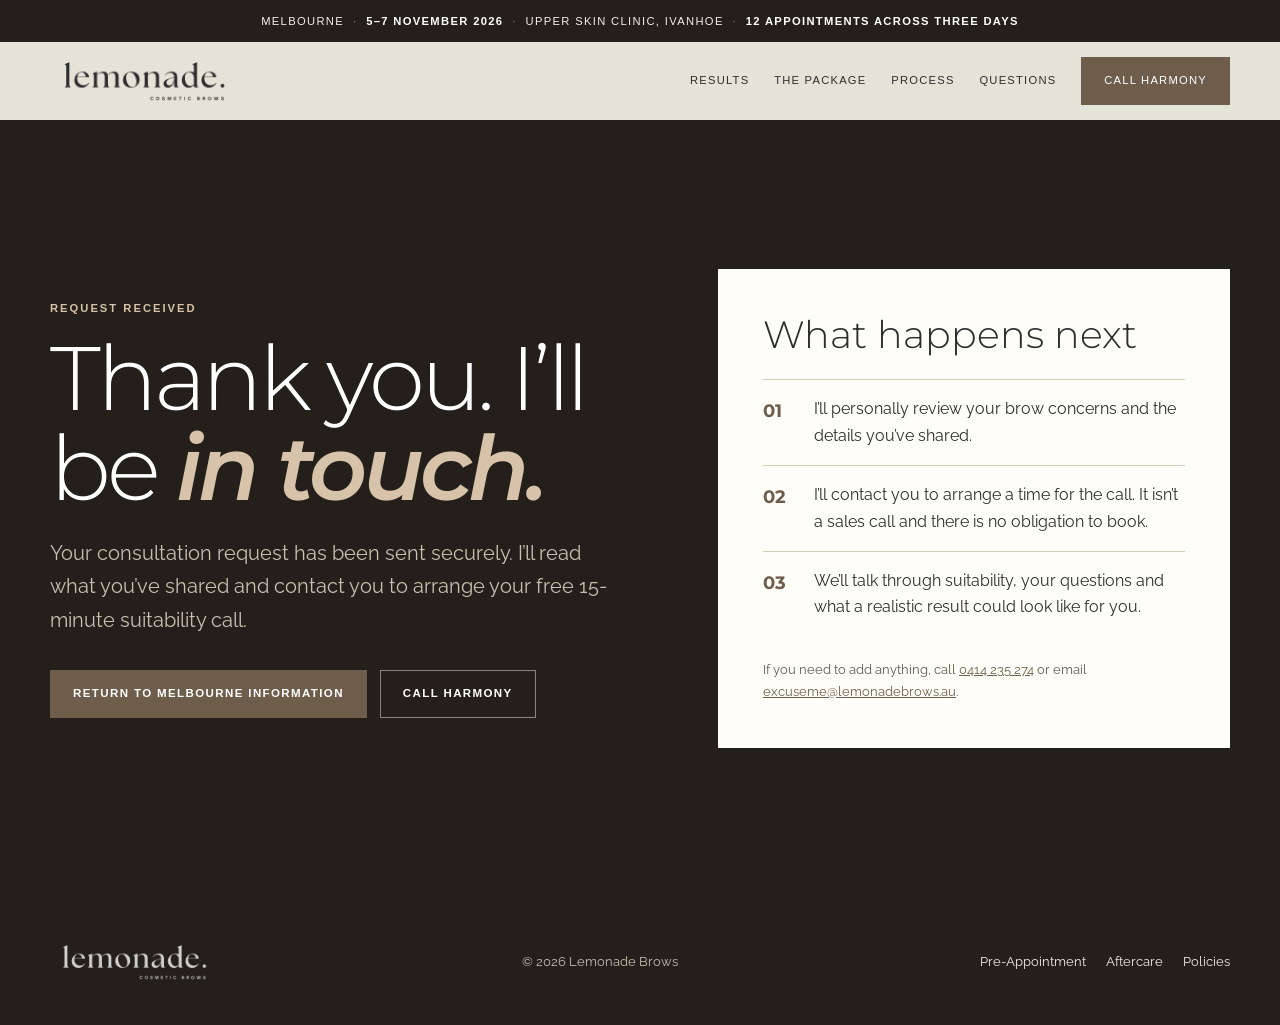
<file: thank-you.html>
<!DOCTYPE html>
<html lang="en-AU">
<head>
  <meta charset="utf-8">
  <meta name="viewport" content="width=device-width, initial-scale=1, viewport-fit=cover">
  <meta name="robots" content="noindex, nofollow">
  <link rel="icon" type="image/png" href="/favicon.png?v=2">
  <link rel="shortcut icon" href="/favicon.ico?v=2">
  <link rel="apple-touch-icon" href="/apple-touch-icon.png?v=2">
  <title>Consultation request received · Lemonade Brows Melbourne</title>
  <meta name="description" content="Your Lemonade Brows Melbourne consultation request has been received.">
  <link rel="preconnect" href="https://fonts.googleapis.com">
  <link rel="preconnect" href="https://fonts.gstatic.com" crossorigin>
  <link href="https://fonts.googleapis.com/css2?family=Montserrat:ital,wght@0,300;0,400;0,500;0,600;1,600&family=Raleway:wght@400;500;600&display=swap" rel="stylesheet">
  <style>
    :root{--primary:#97836A;--background:#EBEADF;--paper:#FFFDF8;--contrast:#2E2E2E;--espresso:#241F1A;--rule:#D3CDBB;--on-dark:#F3EEE6;--muted:#C9C0B2;--heading:'Montserrat','Helvetica Neue',Helvetica,Arial,sans-serif;--body:'Raleway','Helvetica Neue',Helvetica,Arial,sans-serif;--accent:'Helvetica Neue',Helvetica,Arial,sans-serif;--wrap:1180px;--gutter:clamp(1.25rem,4vw,3rem)}
    *,*::before,*::after{box-sizing:border-box}html{overflow-x:clip}body{margin:0;background:var(--espresso);color:var(--contrast);font-family:var(--body);line-height:1.65;-webkit-font-smoothing:antialiased}img{display:block;width:100%;height:auto}a{color:inherit}.wrap{width:min(var(--wrap),calc(100% - var(--gutter)*2));margin-inline:auto}.skip{position:fixed;left:1rem;top:-100px;z-index:99;padding:.7rem 1rem;background:#fff}.skip:focus{top:1rem}.announce{padding:.72rem var(--gutter);display:flex;align-items:center;justify-content:center;flex-wrap:wrap;gap:.15rem .55rem;background:var(--espresso);color:var(--on-dark);text-align:center;font-family:var(--accent);font-size:.7rem;letter-spacing:.12em;text-transform:uppercase}.announce b{color:#fff}.announce-group{display:inline-flex;align-items:center;justify-content:center;gap:.55rem}.announce .sep{color:var(--primary)}
    .site-header{position:sticky;top:0;z-index:20;background:rgba(235,234,223,.97);backdrop-filter:blur(12px)}.header-inner{min-height:78px;display:flex;align-items:center;justify-content:space-between;gap:2rem}.wordmark{display:block;width:clamp(150px,15vw,190px);text-decoration:none}.nav{display:flex;align-items:center;gap:1.55rem}.nav a{font-family:var(--accent);font-size:.7rem;font-weight:500;letter-spacing:.11em;text-decoration:none;text-transform:uppercase}.nav-toggle{display:none}.button{min-height:48px;display:inline-flex;align-items:center;justify-content:center;padding:.88rem 1.38rem;border:1px solid #6E5D4A;background:#6E5D4A;color:#fff;cursor:pointer;font-family:var(--accent);font-size:.72rem;font-weight:600;letter-spacing:.12em;line-height:1.35;text-decoration:none;text-transform:uppercase}.button.secondary{background:transparent;border-color:rgba(255,255,255,.45);color:#fff}
    .thanks{min-height:calc(100svh - 122px);display:grid;align-items:center;padding:clamp(3.5rem,8vw,7rem) 0;background:var(--espresso);color:var(--on-dark)}.thanks-grid{display:grid;grid-template-columns:1.05fr .95fr;gap:clamp(3rem,8vw,7rem);align-items:center}.eyebrow{margin:0 0 1rem;color:#D6C3A9;font-family:var(--accent);font-size:.7rem;font-weight:600;letter-spacing:.18em;text-transform:uppercase}.thanks h1{max-width:11ch;margin:0;color:#fff;font-family:var(--heading);font-size:clamp(3rem,7vw,6.2rem);font-weight:300;line-height:1;letter-spacing:-.045em}.thanks h1 em{color:#D6C3A9;font-weight:600}.lede{max-width:36rem;margin:1.5rem 0 0;color:var(--muted);font-size:clamp(1.05rem,.5vw + 1rem,1.28rem)}.actions{display:flex;flex-wrap:wrap;gap:.8rem;margin-top:2rem}.next-card{padding:clamp(1.5rem,4vw,2.8rem);background:var(--paper);color:var(--contrast)}.next-card h2{margin:0 0 1.5rem;font-family:var(--heading);font-size:clamp(1.6rem,3vw,2.35rem);font-weight:300;line-height:1.1}.step{display:grid;grid-template-columns:2.2rem 1fr;gap:1rem;padding:1rem 0;border-top:1px solid var(--rule)}.step b{color:#6E5D4A;font-family:var(--heading);font-size:1.1rem}.step p{margin:0}.next-card small{display:block;margin-top:1.4rem;color:#63594C}.next-card a{color:#6E5D4A}
    .site-footer{padding:2rem 0;background:var(--espresso);color:var(--muted);font-size:.84rem}.footer-inner{display:flex;align-items:center;justify-content:space-between;gap:2rem}.site-footer .wordmark{width:170px}.site-footer .wordmark img{filter:invert(1)}.footer-links{display:flex;flex-wrap:wrap;justify-content:flex-end;gap:1.25rem}.footer-links a{color:var(--on-dark);text-decoration:none}
    @media(max-width:820px){.thanks-grid{grid-template-columns:1fr}.header-inner{position:relative}.nav-toggle{width:44px;height:44px;padding:0;border:0;background:transparent;color:var(--contrast);display:inline-flex;align-items:center;justify-content:center}.nav-toggle-icon{width:23px;height:16px;position:relative}.nav-toggle-icon::before,.nav-toggle-icon::after,.nav-toggle-icon span{content:'';position:absolute;left:0;width:100%;height:1.5px;background:currentColor}.nav-toggle-icon::before{top:0}.nav-toggle-icon span{top:7px}.nav-toggle-icon::after{top:14px}.nav-toggle[aria-expanded=true] .nav-toggle-icon::before{top:7px;transform:rotate(45deg)}.nav-toggle[aria-expanded=true] .nav-toggle-icon span{opacity:0}.nav-toggle[aria-expanded=true] .nav-toggle-icon::after{top:7px;transform:rotate(-45deg)}.nav{display:none;position:absolute;top:100%;left:0;right:0;padding:.65rem 1rem 1rem;background:rgba(235,234,223,.99);box-shadow:0 18px 32px rgba(36,31,26,.14);flex-direction:column;align-items:stretch;gap:0}.nav[data-open=true]{display:flex}.nav a{display:block;padding:.88rem .25rem;border-bottom:1px solid rgba(99,89,76,.16)}.nav .button{margin-top:.75rem}.footer-inner{align-items:flex-start;flex-direction:column}.footer-links{justify-content:flex-start}}
    @media(max-width:580px){.announce{font-size:.61rem;letter-spacing:.08em}.announce-venue{display:none}.announce-availability{flex-basis:100%}.announce-availability .sep{display:none}.header-inner{min-height:68px}.thanks{min-height:auto;padding:3.5rem 0}.thanks h1{font-size:clamp(2.7rem,14vw,4.1rem)}.actions{display:grid}.button{width:100%}}
  </style>
  <script async src="https://www.googletagmanager.com/gtag/js?id=G-Y5MG107RR9"></script>
  <script>window.dataLayer=window.dataLayer||[];function gtag(){dataLayer.push(arguments)}gtag('js',new Date());gtag('config','G-Y5MG107RR9');gtag('config','AW-17652700363');</script>
  <script>(function(c,l,a,r,i,t,y){c[a]=c[a]||function(){(c[a].q=c[a].q||[]).push(arguments)};t=l.createElement(r);t.async=1;t.src='https://www.clarity.ms/tag/'+i;y=l.getElementsByTagName(r)[0];y.parentNode.insertBefore(t,y)})(window,document,'clarity','script','ymj0sbibm0');</script>
  <!-- Meta Pixel Code -->
  <script>
    !function(f,b,e,v,n,t,s)
    {if(f.fbq)return;n=f.fbq=function(){n.callMethod?
    n.callMethod.apply(n,arguments):n.queue.push(arguments)};
    if(!f._fbq)f._fbq=n;n.push=n;n.loaded=!0;n.version='2.0';
    n.queue=[];t=b.createElement(e);t.async=!0;
    t.src=v;s=b.getElementsByTagName(e)[0];
    s.parentNode.insertBefore(t,s)}(window, document,'script',
    'https://connect.facebook.net/en_US/fbevents.js');
    fbq('init', '1321228265620763');
    fbq('track', 'PageView');
  </script>
  <noscript><img height="1" width="1" style="display:none"
    src="https://www.facebook.com/tr?id=1321228265620763&ev=PageView&noscript=1"
  /></noscript>
  <!-- End Meta Pixel Code -->
  <script src="availability.js" defer></script>
</head>
<body>
  <a class="skip" href="#main">Skip to content</a>
  <div class="announce"><span class="announce-group"><span>Melbourne</span><span class="sep">·</span><b>5–7 November 2026</b></span><span class="announce-group announce-venue"><span class="sep">·</span><span>Upper Skin Clinic, Ivanhoe</span></span><span class="announce-group announce-availability"><span class="sep">·</span><b>12 appointments across three days</b></span></div>
  <header class="site-header"><div class="wrap header-inner"><a class="wordmark" href="/" aria-label="Lemonade Brows Melbourne home"><img src="images/brand/lemonade-logo-black.png" alt="Lemonade Cosmetic Brows" width="758" height="278"></a><button class="nav-toggle" type="button" aria-expanded="false" aria-controls="site-navigation" aria-label="Open navigation menu"><span class="nav-toggle-icon" aria-hidden="true"><span></span></span></button><nav class="nav" id="site-navigation" aria-label="Page navigation"><a href="/#lean-results">Results</a><a href="/#lean-package">The package</a><a href="/#lean-process">Process</a><a href="/#lean-questions">Questions</a><a class="button" href="tel:+61414235274">Call Harmony</a></nav></div></header>
  <main id="main"><section class="thanks"><div class="wrap thanks-grid"><div><p class="eyebrow">Request received</p><h1 id="thanks-title">Thank you. I’ll be <em>in touch.</em></h1><p class="lede" id="thanks-lede">Your consultation request has been sent securely. I’ll read what you’ve shared and contact you to arrange your free 15-minute suitability call.</p><div class="actions"><a class="button" href="index.html">Return to Melbourne information</a><a class="button secondary" href="tel:+61414235274">Call Harmony</a></div></div><aside class="next-card"><h2>What happens next</h2><div class="step"><b>01</b><p>I’ll personally review your brow concerns and the details you’ve shared.</p></div><div class="step"><b>02</b><p id="call-next-step">I’ll contact you to arrange a time for the call. It isn’t a sales call and there is no obligation to book.</p></div><div class="step"><b>03</b><p>We’ll talk through suitability, your questions and what a realistic result could look like for you.</p></div><small>If you need to add anything, call <a href="tel:+61414235274">0414 235 274</a> or email <a href="mailto:excuseme@lemonadebrows.au">excuseme@lemonadebrows.au</a>.</small></aside></div></section></main>
  <footer class="site-footer"><div class="wrap footer-inner"><a class="wordmark" href="index.html"><img src="images/brand/lemonade-logo-black.png" alt="Lemonade Cosmetic Brows" width="758" height="278"></a><span>© 2026 Lemonade Brows</span><div class="footer-links"><a href="pre-appointment.html">Pre-Appointment</a><a href="aftercare.html">Aftercare</a><a href="policies.html">Policies</a></div></div></footer>
  <script>
    const submittedRequest = sessionStorage.getItem('melbourne_consultation_submitted');
    const bookedCallStart = sessionStorage.getItem('melbourne_consultation_call_start');
    if (bookedCallStart) {
      const callLabel = new Intl.DateTimeFormat('en-AU', {
        timeZone: 'Australia/Sydney', weekday: 'long', day: 'numeric', month: 'long', hour: 'numeric', minute: '2-digit'
      }).format(new Date(bookedCallStart));
      document.getElementById('thanks-title').innerHTML = 'Thank you. Your call is <em>booked.</em>';
      document.getElementById('thanks-lede').textContent = `Your consultation request has been sent securely and your phone call with Harmony is booked for ${callLabel}.`;
      document.getElementById('call-next-step').textContent = `Your free 15-minute phone consultation is confirmed for ${callLabel}. Harmony will call the mobile number you provided.`;
    }
    const trackedRequest = sessionStorage.getItem('melbourne_consultation_conversion_tracked');
    if (submittedRequest && trackedRequest !== submittedRequest && typeof gtag === 'function') {
      gtag('event', 'generate_lead', {
        lead_source: 'melbourne_website',
        campaign_name: 'melbourne_pop_up',
        value: 1100,
        currency: 'AUD'
      });
      sessionStorage.setItem('melbourne_consultation_conversion_tracked', submittedRequest);
    }

    const navToggle=document.querySelector('.nav-toggle');const siteNav=document.getElementById('site-navigation');if(navToggle&&siteNav){const setNavOpen=open=>{navToggle.setAttribute('aria-expanded',String(open));navToggle.setAttribute('aria-label',open?'Close navigation menu':'Open navigation menu');siteNav.dataset.open=String(open)};navToggle.addEventListener('click',()=>setNavOpen(navToggle.getAttribute('aria-expanded')!=='true'));siteNav.addEventListener('click',event=>{if(event.target.closest('a'))setNavOpen(false)});document.addEventListener('keydown',event=>{if(event.key==='Escape'){setNavOpen(false);navToggle.focus()}})}
  </script>
</body>
</html>
</file>
<file: styles.css>
/* ==========================================================================
   Lemonade Brows — Melbourne popup
   Harmony's four brand colours, extended only with tints and shades
   of those same hues. No new colours introduced.
   ========================================================================== */

:root {
  color-scheme: light;            /* deliberate single-theme design */

  /* --- Harmony's four --- */
  --primary:    #97836A;
  --bg:         #EBEADF;
  --accent:     #63594C;
  --contrast:   #2E2E2E;

  /* --- Derived range, same hue family --- */
  --espresso:   #241F1A;
  --cocoa:      #40382F;
  --sand:       #D9D2C0;
  --sand-soft:  #E4DFD1;
  --paper:      #FFFDF8;
  --bg-tint:    #F4F3EA;

  --rule:       #D3CDBB;
  --rule-soft:  #E4E1D4;
  --muted:      #6E6659;

  /* Small text on light grounds: #97836A is only 3.3:1, this is 4.8–5.7:1 */
  --primary-ink: #6E5D4A;
  --primary-lift: #CBB79C;  /* the brand brown, lifted to read on dark grounds */
  --on-dark:     #E3DBCD;
  --on-dark-dim: #BCB2A2;

  --font-display: 'Cormorant Garamond', Georgia, 'Times New Roman', serif;
  --font-head:  'Montserrat', 'Helvetica Neue', Helvetica, Arial, sans-serif;
  --font-body:  'Raleway', 'Helvetica Neue', Helvetica, Arial, sans-serif;
  --font-acc:   'Helvetica Neue', Helvetica, Arial, sans-serif;

  --measure:    62ch;
  --gutter:     clamp(1rem, 5vw, 2.5rem);
  --wrap:       1180px;
  --wrap-tight: 740px;

  --r:          3px;
  --arch:       50% 50% 3px 3px / 26% 26% 3px 3px;
  --shadow:     0 2px 6px rgba(36,31,26,.06), 0 24px 48px -28px rgba(36,31,26,.35);
  --shadow-lg:  0 3px 10px rgba(36,31,26,.08), 0 40px 70px -34px rgba(36,31,26,.45);
}

*, *::before, *::after { box-sizing: border-box; }

html { -webkit-text-size-adjust: 100%; scroll-behavior: smooth; }
@media (prefers-reduced-motion: reduce) {
  html { scroll-behavior: auto; }
  *, *::before, *::after { animation-duration: .01ms !important; transition-duration: .01ms !important; }
}

body {
  margin: 0;
  background: var(--bg);
  color: var(--contrast);
  font-family: var(--font-body);
  font-size: clamp(1.0625rem, .35vw + 1rem, 1.1875rem);
  line-height: 1.62;
  -webkit-font-smoothing: antialiased;
}

img { max-width: 100%; height: auto; display: block; }

/* ---------- Typography ---------------------------------------------------- */

h1, h2, h3, h4 {
  font-family: var(--font-head);
  font-weight: 300;
  color: var(--contrast);
  letter-spacing: -.02em;
  line-height: 1.08;
  margin: 0 0 .55em;
  text-wrap: balance;
}

h1 { font-size: clamp(2.4rem, 6.4vw, 4.6rem); letter-spacing: -.035em; }
h2 { font-size: clamp(1.85rem, 4.2vw, 3.1rem);  letter-spacing: -.028em; }
h3 { font-size: clamp(1.25rem, 1.8vw, 1.6rem); font-weight: 400; letter-spacing: -.012em; }
h4 { font-size: 1.0625rem; font-weight: 600; letter-spacing: 0; line-height: 1.35; }

/* a phrase set in the brand brown inside a heading */
.hl { color: var(--primary); font-style: italic; font-weight: 200; }

p { margin: 0 0 1.1em; max-width: var(--measure); text-wrap: pretty; }
p:last-child { margin-bottom: 0; }

a { color: var(--accent); text-underline-offset: .18em; text-decoration-thickness: 1px; }
a:hover { color: var(--primary-ink); }

strong, b { font-weight: 600; }

.eyebrow {
  font-family: var(--font-acc);
  font-size: .72rem;
  letter-spacing: .2em;
  text-transform: uppercase;
  color: var(--primary-ink);
  font-weight: 600;
  margin: 0 0 1.2rem;
  display: flex;
  align-items: center;
  gap: .7rem;
}
.eyebrow::before { content: ""; width: 1.7rem; height: 1px; background: var(--primary); flex: none; }

.lede { font-size: 1.18em; color: var(--accent); line-height: 1.55; }

.sig {
  font-family: var(--font-head);
  font-style: italic;
  font-weight: 300;
  font-size: 1.45rem;
  color: var(--primary-ink);
  margin-top: 1.5rem;
}

.fineprint { font-size: .88rem; color: var(--muted); margin-top: 1rem; line-height: 1.55; }

/* ---------- Layout / bands ------------------------------------------------ */

.wrap  { width: min(var(--wrap), 100% - var(--gutter) * 2); margin-inline: auto; }
.tight { width: min(var(--wrap-tight), 100% - var(--gutter) * 2); margin-inline: auto; }

section { padding-block: clamp(3.75rem, 8vw, 7rem); position: relative; }
section.pad-sm { padding-block: clamp(2.5rem, 5vw, 4rem); }

.paper  { background: var(--paper); }
.tinted { background: var(--bg-tint); }
.cream  { background: var(--bg); }
.sandy  { background: var(--sand-soft); }

.inked  { background: var(--accent);   color: var(--on-dark); }
.deep   { background: var(--espresso); color: var(--on-dark); }
.cocoa  { background: var(--cocoa);    color: var(--on-dark); }

.inked h1, .inked h2, .inked h3, .inked h4,
.deep  h1, .deep  h2, .deep  h3, .deep  h4,
.cocoa h1, .cocoa h2, .cocoa h3, .cocoa h4 { color: #fff; }
.inked .eyebrow, .deep .eyebrow, .cocoa .eyebrow { color: var(--on-dark); }
.inked .lede, .deep .lede, .cocoa .lede { color: var(--on-dark); }
.inked .fineprint, .deep .fineprint, .cocoa .fineprint { color: var(--on-dark-dim); }
.inked a, .deep a, .cocoa a { color: #fff; }

.grid-2 {
  display: grid;
  gap: clamp(2rem, 5vw, 4.5rem);
  grid-template-columns: repeat(auto-fit, minmax(min(100%, 21rem), 1fr));
  align-items: start;
}
.grid-2.mid { align-items: center; }
.grid-lean { display: grid; gap: clamp(2rem,5vw,4.5rem); grid-template-columns: 1.15fr .85fr; align-items: center; }
@media (max-width: 880px) { .grid-lean { grid-template-columns: 1fr; } }

hr.rule { border: 0; border-top: 1px solid var(--rule); margin: 0; }

/* ---------- Buttons ------------------------------------------------------- */

.btn {
  display: inline-flex;
  align-items: center;
  justify-content: center;
  gap: .55rem;
  font-family: var(--font-acc);
  font-size: .8rem;
  letter-spacing: .13em;
  text-transform: uppercase;
  font-weight: 600;
  padding: 1.1rem 1.75rem;
  border-radius: var(--r);
  border: 1px solid var(--primary-ink);
  background: var(--primary-ink);
  color: #fff;
  text-decoration: none;
  cursor: pointer;
  transition: background .2s ease, color .2s ease, border-color .2s ease, transform .2s ease;
  text-align: center;
}
.btn:hover { background: var(--espresso); border-color: var(--espresso); color: #fff; transform: translateY(-1px); }

.btn-ghost { background: transparent; color: var(--accent); border-color: var(--rule); }
.btn-ghost:hover { background: var(--accent); color: #fff; border-color: var(--accent); transform: translateY(-1px); }

.inked .btn-ghost, .deep .btn-ghost, .cocoa .btn-ghost {
  color: #fff; border-color: rgba(227,219,205,.42); background: transparent;
}
.inked .btn-ghost:hover, .deep .btn-ghost:hover, .cocoa .btn-ghost:hover {
  background: var(--paper); color: var(--contrast); border-color: var(--paper);
}

.btn-row { display: flex; flex-wrap: wrap; gap: .8rem; align-items: center; margin-top: 1.9rem; }
.btn-row.centre { justify-content: center; }

/* the reassurance line that rides under every CTA */
.cta-note {
  font-family: var(--font-acc);
  font-size: .8rem;
  letter-spacing: .04em;
  color: var(--muted);
  margin-top: .95rem;
  line-height: 1.55;
}
.inked .cta-note, .deep .cta-note, .cocoa .cta-note { color: var(--on-dark-dim); }

/* ---------- Header / announcement ----------------------------------------- */

.announce {
  background: var(--espresso);
  color: var(--on-dark);
  font-family: var(--font-acc);
  font-size: .76rem;
  letter-spacing: .12em;
  text-transform: uppercase;
  text-align: center;
  padding: .75rem var(--gutter);
  line-height: 1.5;
}
.announce b { font-weight: 600; color: #fff; }
.announce .sep { color: var(--primary); margin-inline: .6rem; }

.site-header {
  position: sticky;
  top: 0;
  z-index: 50;
  background: rgba(235,234,223,.97);
  backdrop-filter: blur(12px);
  -webkit-backdrop-filter: blur(12px);
  border-bottom: 0;
}
.header-inner {
  min-height: 78px;
  display: flex; align-items: center; justify-content: space-between;
  gap: 2rem; padding-block: 0;
}

.wordmark { text-decoration: none; display: block; line-height: 1; }
.header-inner > .wordmark { width: clamp(150px,15vw,190px); flex: 0 0 auto; }
.header-inner > .wordmark img { display: block; width: 100%; height: auto; }
.wordmark .name {
  font-family: var(--font-display);
  font-weight: 600;
  font-size: 1.85rem; letter-spacing: -.015em; color: var(--contrast); display: block;
}
.wordmark .sub {
  font-family: var(--font-acc); font-size: .5rem; letter-spacing: .34em;
  text-transform: uppercase; color: var(--muted); display: block;
  margin-top: .25rem; padding-left: .14em;
}

.nav { display: flex; align-items: center; gap: 1.55rem; }
.nav a {
  font-family: var(--font-acc); font-size: .7rem; letter-spacing: .11em;
  text-transform: uppercase; text-decoration: none; color: var(--accent);
  font-weight: 500; white-space: nowrap;
}
.nav a:hover { color: var(--primary-ink); }
/* .nav a out-specifies .btn, so restate the button colours */
.nav a.btn { padding: .8rem 1.3rem; font-size: .71rem; color: #fff; }
.nav a.btn:hover { color: #fff; }

@media (max-width: 920px) { .nav a:not(.btn) { display: none; } }

/* ---------- Sticky mobile CTA --------------------------------------------- */

.sticky-cta {
  display: none;
  position: fixed !important; inset: auto 0 0; z-index: 60;
  width: 100%; max-width: 100vw; box-sizing: border-box;
  background: #241f1a;
  border-top: 1px solid rgba(255,255,255,.12);
  padding: .75rem var(--gutter);
  padding-bottom: calc(.75rem + env(safe-area-inset-bottom, 0px));
  align-items: center; justify-content: space-between; gap: 1rem;
}
.sticky-cta .who {
  font-family: var(--font-acc); font-size: .67rem; letter-spacing: .12em;
  text-transform: uppercase; color: var(--on-dark-dim); line-height: 1.45;
}
.sticky-cta .who b { color: #fff; display: block; font-weight: 600; }
.sticky-cta .btn { padding: .85rem 1.15rem; font-size: .69rem; flex: none; }
@media (max-width: 720px) {
  .sticky-cta { display: flex; }
  body { padding-bottom: 5.5rem; }
}

/* ---------- Hero ---------------------------------------------------------- */

.hero { background: var(--paper); padding-block: clamp(2.75rem, 6vw, 5rem); overflow: hidden; }
.hero-grid { display: grid; gap: clamp(2.5rem, 5vw, 4rem); grid-template-columns: 1.05fr .95fr; align-items: center; }
@media (max-width: 900px) { .hero-grid { grid-template-columns: 1fr; } }

.hero h1 { margin-bottom: .4em; }
.hero .lede { max-width: 33rem; }

/* arch frame — echoes the shape of a brow */
.arch-frame { position: relative; margin: 0; }
.arch-frame img { border-radius: var(--arch); box-shadow: var(--shadow-lg); width: 100%; }
.arch-frame::after {
  content: "";
  position: absolute; inset: -.85rem -.85rem .85rem -.85rem;
  border: 1px solid var(--primary);
  border-radius: 50% 50% 3px 3px / 24% 24% 3px 3px;
  opacity: .4; pointer-events: none;
}
.arch-frame figcaption {
  font-family: var(--font-acc); font-size: .69rem; letter-spacing: .15em;
  text-transform: uppercase; color: var(--muted); margin-top: 1.5rem; text-align: center;
}
.deep .arch-frame figcaption, .cocoa .arch-frame figcaption, .inked .arch-frame figcaption { color: var(--on-dark-dim); }

.price-flag {
  margin-top: 2rem; padding: 1.25rem 1.5rem;
  background: var(--bg); border-left: 3px solid var(--primary); border-radius: var(--r);
}
.price-flag .amount {
  font-family: var(--font-head); font-size: 2rem; font-weight: 300;
  color: var(--contrast); display: block; line-height: 1; letter-spacing: -.03em;
  font-variant-numeric: tabular-nums;
}
.price-flag .detail { font-size: .93rem; color: var(--accent); margin: .5rem 0 0; }

/* ---------- Proof bar ----------------------------------------------------- */

.proofbar { background: var(--espresso); color: var(--on-dark); padding-block: clamp(1.75rem,3.5vw,2.5rem); }
.proofbar .row {
  display: grid; gap: 1.6rem 2rem;
  grid-template-columns: repeat(auto-fit, minmax(min(100%, 10.5rem), 1fr));
  text-align: center;
}
.stat .fig {
  font-family: var(--font-head); font-weight: 200;
  font-size: clamp(1.9rem, 3.2vw, 2.6rem); line-height: 1; color: #fff;
  letter-spacing: -.03em; font-variant-numeric: tabular-nums; display: block;
}
.stat .fig .star { color: var(--primary); font-size: .58em; letter-spacing: .04em; }
.stat .cap {
  font-family: var(--font-acc); font-size: .67rem; letter-spacing: .14em;
  text-transform: uppercase; color: var(--on-dark-dim); margin-top: .65rem; display: block; line-height: 1.5;
}

/* ---------- Checklist ----------------------------------------------------- */

.checks { list-style: none; padding: 0; margin: 0; display: grid; }
.checks li {
  position: relative; padding: .82rem 0 .82rem 2.1rem;
  line-height: 1.5; border-bottom: 1px solid var(--rule-soft);
}
.checks li:first-child { border-top: 1px solid var(--rule-soft); }
.checks li::before {
  content: ""; position: absolute; left: .35rem; top: 1.35em;
  width: .5rem; height: .5rem; border-radius: 50%; background: var(--primary);
}
.inked .checks li, .deep .checks li, .cocoa .checks li { border-color: rgba(227,219,205,.2); }

/* ---------- Cards --------------------------------------------------------- */

.cards {
  display: grid; gap: clamp(1.1rem, 2.2vw, 1.75rem);
  grid-template-columns: repeat(auto-fit, minmax(min(100%, 17rem), 1fr));
  margin-top: 2.9rem;
}
.card {
  background: var(--paper); border: 1px solid var(--rule-soft);
  border-top: 3px solid var(--primary);
  border-radius: var(--r); padding: clamp(1.5rem, 2.5vw, 2.1rem);
  display: flex; flex-direction: column;
}
.card h3 { margin-bottom: .4em; }
.card .tag {
  font-family: var(--font-acc); font-size: .67rem; letter-spacing: .17em;
  text-transform: uppercase; color: var(--primary-ink); font-weight: 600;
  display: block; margin-bottom: .85rem;
}
.card p { font-size: .96rem; }
.card .suits {
  margin-top: auto; padding-top: 1.1rem;
  border-top: 1px solid var(--rule-soft); font-size: .9rem; color: var(--accent);
}
.card .suits b { color: var(--primary-ink); font-weight: 600; }

/* ---------- Value stack --------------------------------------------------- */

.stack { margin-top: 2.5rem; border-top: 1px solid var(--rule); }
.stack .line {
  display: grid; grid-template-columns: 2.4rem 1fr auto; gap: 1rem;
  align-items: baseline; padding: 1.15rem 0; border-bottom: 1px solid var(--rule);
}
.stack .tick { color: var(--primary-ink); font-size: 1rem; line-height: 1.4; }
.stack .what b { display: block; font-weight: 600; margin-bottom: .2rem; font-size: 1.02rem; }
.stack .what span { font-size: .93rem; color: var(--accent); display: block; max-width: 52ch; }
.stack .val {
  font-family: var(--font-acc); font-size: .73rem; letter-spacing: .12em;
  text-transform: uppercase; color: var(--primary-ink); font-weight: 600; white-space: nowrap;
}
.stack .total {
  display: grid; grid-template-columns: 2.4rem 1fr auto; gap: 1rem;
  align-items: baseline; padding: 1.5rem 0 0;
}
.stack .total .what b { font-size: 1.15rem; }
.stack .total .val {
  font-family: var(--font-head); font-size: 2.1rem; font-weight: 300;
  color: var(--contrast); letter-spacing: -.035em; text-transform: none;
  font-variant-numeric: tabular-nums;
}
@media (max-width: 620px) {
  .stack .line, .stack .total { grid-template-columns: 1.6rem 1fr; }
  .stack .val { grid-column: 2; margin-top: .35rem; }
}

/* ---------- Comparison ---------------------------------------------------- */

.compare { display: grid; gap: 1.25rem; grid-template-columns: repeat(auto-fit, minmax(min(100%,18rem),1fr)); margin-top: 2.6rem; }
.compare > div { border-radius: var(--r); padding: clamp(1.4rem,2.5vw,1.95rem); }
.compare .usual { background: var(--sand-soft); border: 1px solid var(--rule); }
.compare .mine  { background: var(--cocoa); color: var(--on-dark); border: 1px solid var(--cocoa); }
.compare h4 {
  font-family: var(--font-acc); font-size: .71rem; letter-spacing: .16em;
  text-transform: uppercase; margin-bottom: 1.15rem; color: var(--accent); font-weight: 600;
}
.compare .mine h4 { color: var(--primary); }
.compare ul { list-style: none; padding: 0; margin: 0; display: grid; gap: .8rem; }
.compare li { position: relative; padding-left: 1.55rem; font-size: .97rem; line-height: 1.5; }
.compare li::before { position: absolute; left: 0; top: 0; }
.compare .usual li::before { content: "—"; color: var(--muted); }
.compare .mine li::before { content: "\2713"; color: var(--primary); font-size: .92em; }

/* ---------- Numbered steps ------------------------------------------------ */

.steps { counter-reset: step; list-style: none; padding: 0; margin: 2.6rem 0 0; display: grid; gap: 1.5rem; }
.steps > li { counter-increment: step; display: grid; grid-template-columns: 2.9rem 1fr; gap: 1.1rem; align-items: start; }
.steps > li::before {
  content: counter(step, decimal-leading-zero);
  font-family: var(--font-head); font-size: .95rem; font-weight: 400;
  letter-spacing: .02em; color: var(--primary); padding-top: .2em;
  font-variant-numeric: tabular-nums;
}
.steps h4 { margin-bottom: .28em; }
.steps p { font-size: .97rem; margin: 0; }

/* ---------- Clock --------------------------------------------------------- */

.clock { margin: 2.3rem 0 0; }
.clock > div {
  display: grid; grid-template-columns: 10rem 1fr; gap: 1.6rem;
  padding: 1.4rem 0; border-top: 1px solid var(--rule); align-items: baseline;
}
.clock > div:last-child { border-bottom: 1px solid var(--rule); }
.clock .when {
  font-family: var(--font-acc); font-size: .74rem; letter-spacing: .13em;
  text-transform: uppercase; color: var(--primary-ink); font-weight: 600;
}
.clock .what { margin: 0; font-size: .99rem; }
.clock .what b { display: block; margin-bottom: .22rem; font-weight: 600; }
.inked .clock > div, .deep .clock > div, .cocoa .clock > div { border-color: rgba(227,219,205,.2); }
.inked .clock .when, .deep .clock .when, .cocoa .clock .when { color: var(--primary); }
@media (max-width: 620px) { .clock > div { grid-template-columns: 1fr; gap: .4rem; } }

/* ---------- Gallery ------------------------------------------------------- */

.gallery {
  display: grid; gap: clamp(1rem, 2vw, 1.6rem);
  grid-template-columns: repeat(auto-fill, minmax(min(100%, 15rem), 1fr));
  margin-top: 2.9rem;
}
.shot { margin: 0; }
.shot img { width: 100%; border-radius: var(--r); background: var(--sand-soft); }
.shot figcaption { margin-top: .9rem; }
.shot .brief {
  font-family: var(--font-head); font-weight: 300; font-style: italic;
  font-size: 1.02rem; line-height: 1.4; color: var(--contrast);
  display: block; margin-bottom: .5rem;
}
.shot .meta {
  font-family: var(--font-acc); font-size: .65rem; letter-spacing: .14em;
  text-transform: uppercase; color: var(--primary-ink); font-weight: 600;
}
.deep .shot .brief, .cocoa .shot .brief, .inked .shot .brief { color: #fff; }
.deep .shot .meta, .cocoa .shot .meta, .inked .shot .meta { color: var(--primary); }
.ba-key {
  font-family: var(--font-acc); font-size: .68rem; letter-spacing: .15em;
  text-transform: uppercase; color: var(--muted); margin-top: 1.9rem;
}
.deep .ba-key, .cocoa .ba-key, .inked .ba-key { color: var(--on-dark-dim); }

/* ---------- Quotes -------------------------------------------------------- */

.quotes { display: grid; gap: clamp(1.1rem,2.2vw,1.75rem); grid-template-columns: repeat(auto-fit, minmax(min(100%,17rem),1fr)); margin-top: 2.7rem; }
.quote {
  background: var(--paper); border: 1px solid var(--rule-soft);
  border-radius: var(--r); padding: clamp(1.5rem,2.5vw,2rem); margin: 0;
}
.quote .stars { color: var(--primary-ink); letter-spacing: .14em; font-size: .85rem; display: block; margin-bottom: 1rem; }
.quote p { font-size: 1.02rem; line-height: 1.55; color: var(--contrast); }
.quote cite {
  display: block; margin-top: 1.1rem; font-style: normal;
  font-family: var(--font-acc); font-size: .69rem; letter-spacing: .13em;
  text-transform: uppercase; color: var(--muted);
}

.pullquote { position: relative; padding: .2rem 0 .2rem 2.7rem; margin: 2.5rem 0 0; max-width: 42ch; }
.pullquote::before {
  content: "\201C"; position: absolute; left: 0; top: -.3em;
  font-family: Georgia, serif; font-size: 4rem; line-height: 1; color: var(--primary); opacity: .6;
}
.pullquote p {
  font-family: var(--font-head); font-weight: 300;
  font-size: clamp(1.3rem, 2.4vw, 1.85rem); line-height: 1.28;
  font-style: italic; color: var(--contrast); margin: 0;
}
.pullquote cite {
  display: block; margin-top: 1rem; font-style: normal;
  font-family: var(--font-acc); font-size: .69rem; letter-spacing: .13em;
  text-transform: uppercase; color: var(--muted);
}
.inked .pullquote p, .deep .pullquote p, .cocoa .pullquote p { color: #fff; }
.inked .pullquote cite, .deep .pullquote cite, .cocoa .pullquote cite { color: var(--on-dark-dim); }

/* ---------- Risk reversal ------------------------------------------------- */

.risks { display: grid; gap: 1.2rem; grid-template-columns: repeat(auto-fit, minmax(min(100%,15rem),1fr)); margin-top: 2.7rem; }
.risk {
  background: rgba(255,253,248,.07); border: 1px solid rgba(227,219,205,.22);
  border-radius: var(--r); padding: 1.55rem 1.6rem;
}
.risk .n {
  font-family: var(--font-head); font-size: .8rem; font-weight: 500;
  letter-spacing: .08em; color: var(--primary); display: block; margin-bottom: .85rem;
  font-variant-numeric: tabular-nums;
}
.risk h4 { color: #fff; margin-bottom: .45em; }
.risk p { font-size: .93rem; color: var(--on-dark); margin: 0; }

/* ---------- Credentials --------------------------------------------------- */

.creds { list-style: none; padding: 0; margin: 1.9rem 0 0; display: grid; gap: .5rem; }
.creds li {
  font-family: var(--font-acc); font-size: .8rem; letter-spacing: .06em;
  color: var(--accent); padding-left: 1.2rem; position: relative;
}
.creds li::before { content: "—"; position: absolute; left: 0; color: var(--primary); }

/* ---------- FAQ ----------------------------------------------------------- */

.faq { margin-top: 2.5rem; border-top: 1px solid var(--rule); }
.faq details { border-bottom: 1px solid var(--rule); }
.faq summary {
  cursor: pointer; list-style: none; padding: 1.35rem 2.6rem 1.35rem 0; position: relative;
  font-family: var(--font-head); font-weight: 400; font-size: clamp(1rem,1.3vw,1.14rem);
  color: var(--contrast); line-height: 1.38;
}
.faq summary::-webkit-details-marker { display: none; }
.faq summary::after {
  content: ""; position: absolute; right: .45rem; top: 1.72rem;
  width: .6rem; height: .6rem;
  border-right: 1.5px solid var(--primary); border-bottom: 1.5px solid var(--primary);
  transform: rotate(45deg); transition: transform .2s ease;
}
.faq details[open] summary::after { transform: rotate(-135deg); top: 1.92rem; }
.faq summary:hover { color: var(--primary-ink); }
.faq .answer { padding: 0 2.6rem 1.7rem 0; }
.faq .answer p { font-size: 1rem; color: var(--accent); }
.faq-group-label {
  font-family: var(--font-acc); font-size: .72rem; letter-spacing: .17em;
  text-transform: uppercase; color: var(--primary-ink); font-weight: 600; margin: 3.2rem 0 0;
}

/* ---------- Forms --------------------------------------------------------- */

.form-card {
  background: var(--paper); border: 1px solid var(--rule-soft);
  border-top: 3px solid var(--primary);
  border-radius: var(--r); padding: clamp(1.6rem, 3.5vw, 2.75rem);
  color: var(--contrast);
}
.inked .form-card h3, .deep .form-card h3, .cocoa .form-card h3 { color: var(--contrast); }
.inked .form-card p, .deep .form-card p, .cocoa .form-card p { color: var(--accent); }
.inked .form-card a, .deep .form-card a, .cocoa .form-card a { color: var(--accent); }
.inked .form-card .fineprint, .deep .form-card .fineprint, .cocoa .form-card .fineprint { color: var(--muted); }

.field { margin-bottom: 1.25rem; }
.field > label, fieldset > legend {
  display: block; font-family: var(--font-acc); font-size: .73rem; letter-spacing: .13em;
  text-transform: uppercase; color: var(--primary-ink); font-weight: 600;
  margin-bottom: .5rem; padding: 0;
}
.field .hint { font-size: .86rem; color: var(--muted); margin: -.1rem 0 .55rem; line-height: 1.5; }

input[type="text"], input[type="tel"], input[type="email"], select, textarea {
  width: 100%; font-family: var(--font-body); font-size: 1rem; color: var(--contrast);
  background: #fff; border: 1px solid var(--rule); border-radius: var(--r);
  padding: .88rem .95rem; transition: border-color .15s ease, box-shadow .15s ease;
}
textarea { min-height: 6.5rem; resize: vertical; }
input:focus, select:focus, textarea:focus {
  outline: none; border-color: var(--primary); box-shadow: 0 0 0 3px rgba(151,131,106,.2);
}
::placeholder { color: #A8A093; }

.row-2 { display: grid; grid-template-columns: 1fr 1fr; gap: 1rem; }
@media (max-width: 560px) { .row-2 { grid-template-columns: 1fr; } }

fieldset { border: 0; padding: 0; margin: 0 0 1.25rem; }

.opts { display: grid; gap: .5rem; grid-template-columns: repeat(auto-fit, minmax(min(100%,13.5rem),1fr)); }
.opt {
  display: flex; align-items: flex-start; gap: .6rem; font-size: .94rem; line-height: 1.45;
  cursor: pointer; padding: .58rem .75rem; border: 1px solid var(--rule-soft);
  border-radius: var(--r); background: #fff; transition: border-color .15s ease, background .15s ease;
}
.opt:hover { border-color: var(--primary); background: var(--paper); }
.opt input { margin: .2rem 0 0; accent-color: var(--primary); flex: none; }
.opts-inline { display: flex; flex-wrap: wrap; gap: .5rem; }
.opts-inline .opt { flex: 0 1 auto; }

.consent {
  display: flex; align-items: flex-start; gap: .65rem; font-size: .89rem;
  line-height: 1.5; color: var(--muted); margin: 1.4rem 0;
}
.consent input { margin: .2rem 0 0; accent-color: var(--primary); flex: none; }

.hp { position: absolute; left: -9999px; width: 1px; height: 1px; overflow: hidden; }
.form-note { font-size: .87rem; color: var(--muted); margin-top: 1rem; line-height: 1.55; }

/* ---------- Facts --------------------------------------------------------- */

.facts { display: grid; gap: 1.4rem; margin-top: 2rem; }
.fact { border-top: 1px solid var(--rule); padding-top: 1.05rem; }
.fact dt {
  font-family: var(--font-acc); font-size: .7rem; letter-spacing: .15em;
  text-transform: uppercase; color: var(--primary-ink); font-weight: 600; margin-bottom: .4rem;
}
.fact dd { margin: 0; font-size: .98rem; line-height: 1.58; }
.inked .fact, .deep .fact, .cocoa .fact { border-color: rgba(227,219,205,.24); }
.inked .fact dt, .deep .fact dt, .cocoa .fact dt { color: var(--primary); }

/* ---------- CTA band ------------------------------------------------------ */

.cta-band { text-align: center; }
.cta-band h2 { max-width: 20ch; margin-inline: auto; }
.cta-band p { margin-inline: auto; }
.cta-band .eyebrow { justify-content: center; }

/* ---------- Price page ---------------------------------------------------- */

.price-hero {
  background: var(--paper); border: 1px solid var(--rule); border-top: 3px solid var(--primary);
  border-radius: var(--r); padding: clamp(1.8rem,4vw,3rem); text-align: center; margin-top: 2.5rem;
}
.price-hero .amount {
  font-family: var(--font-head); font-weight: 200; font-size: clamp(3.2rem,10vw,5.2rem);
  line-height: 1; color: var(--contrast); display: block; letter-spacing: -.045em;
  font-variant-numeric: tabular-nums;
}
.price-hero .what { font-size: 1.05rem; color: var(--accent); margin: .9rem auto 0; max-width: 40ch; }
.price-hero .split {
  font-family: var(--font-acc); font-size: .77rem; letter-spacing: .12em; text-transform: uppercase;
  color: var(--primary-ink); font-weight: 600; margin-top: 1.3rem; padding-top: 1.3rem;
  border-top: 1px solid var(--rule-soft);
}

.terms { margin-top: 2.4rem; }
.terms > div {
  padding: 1.35rem 0; border-top: 1px solid var(--rule);
  display: grid; grid-template-columns: 13rem 1fr; gap: 1.6rem; align-items: baseline;
}
.terms > div:last-child { border-bottom: 1px solid var(--rule); }
.terms .term {
  font-family: var(--font-acc); font-size: .74rem; letter-spacing: .11em; text-transform: uppercase;
  color: var(--primary-ink); font-weight: 600; line-height: 1.5;
}
.terms .detail { margin: 0; font-size: .99rem; }
.term-good { background: rgba(151,131,106,.1); padding-inline: 1.15rem; margin-inline: -1.15rem; }
@media (max-width: 680px) { .terms > div { grid-template-columns: 1fr; gap: .4rem; } }

.excl { list-style: none; padding: 0; margin: 1.8rem 0 0; display: grid; gap: .7rem; }
.excl li { padding-left: 1.7rem; position: relative; font-size: .98rem; color: var(--accent); max-width: 52ch; }
.excl li::before { content: "\00D7"; position: absolute; left: .3rem; top: -.06em; color: var(--primary); font-size: 1.15rem; }

/* ---------- Aftercare ----------------------------------------------------- */

.heal { width: 100%; border-collapse: collapse; margin-top: 2.2rem; font-size: .99rem; }
.heal th, .heal td { text-align: left; padding: 1rem 1rem 1rem 0; border-top: 1px solid var(--rule); vertical-align: top; }
.heal thead th {
  font-family: var(--font-acc); font-size: .7rem; letter-spacing: .15em; text-transform: uppercase;
  color: var(--primary-ink); font-weight: 600; border-top: 0; padding-top: 0;
}
.heal tbody th { font-weight: 600; white-space: nowrap; padding-right: 2rem; color: var(--primary-ink); }
.heal tbody tr:last-child td, .heal tbody tr:last-child th { border-bottom: 1px solid var(--rule); }
@media (max-width: 560px) {
  .heal thead { display: none; }
  .heal tbody th, .heal tbody td { display: block; padding-right: 0; }
  .heal tbody th { border-top: 1px solid var(--rule); padding-bottom: .2rem; }
  .heal tbody td { border-top: 0; padding-top: 0; }
}

.callout {
  background: var(--bg); border-left: 3px solid var(--primary);
  border-radius: var(--r); padding: 1.5rem 1.7rem; margin-top: 2rem;
}
.callout p:last-child { margin-bottom: 0; }
.callout .label {
  font-family: var(--font-acc); font-size: .7rem; letter-spacing: .15em; text-transform: uppercase;
  color: var(--primary-ink); font-weight: 600; display: block; margin-bottom: .6rem;
}

.todo {
  border: 1px dashed var(--primary); background: rgba(151,131,106,.09);
  border-radius: var(--r); padding: 1.35rem 1.55rem; margin-top: 2rem;
}
.todo .label {
  font-family: var(--font-acc); font-size: .68rem; letter-spacing: .15em; text-transform: uppercase;
  color: var(--primary-ink); font-weight: 700; display: block; margin-bottom: .5rem;
}
.todo p { font-size: .94rem; color: var(--accent); margin: 0; }

/* ---------- Venue / footer ------------------------------------------------ */

.venue-logo { max-width: 15rem; margin-bottom: 1.9rem; background: var(--paper); padding: 1rem 1.2rem; border-radius: var(--r); }
.venue-logo img { width: 100%; }

.site-footer { background: var(--espresso); color: var(--on-dark-dim); padding-block: clamp(1.9rem,4vw,2.8rem) clamp(1.2rem,2vw,1.6rem); font-size: .9rem; }
.site-footer a { color: var(--on-dark); text-decoration: none; }
.site-footer a:hover { color: #fff; text-decoration: underline; }
.site-footer .wordmark { width: clamp(155px,18vw,210px); }
.site-footer .wordmark img { display: block; width: 100%; height: auto; filter: invert(1); }
.footer-grid { display: grid; grid-template-columns: 1.15fr 1fr .85fr 1fr; gap: clamp(2rem,4vw,4rem); align-items: start; }
.footer-column { display: flex; flex-direction: column; }
.footer-grid p { margin-bottom: .5rem; max-width: none; }
.footer-grid strong { color: #fff; }
.footer-label { color: #D6C3A9; font-family: var(--font-acc); font-size: .64rem; font-weight: 600; letter-spacing: .13em; text-transform: uppercase; }
.footer-brand > p:not(.footer-copyright) { margin-top: 1rem; }
.footer-copyright { margin-top: 1rem; padding-top: 0; color: var(--on-dark-dim); font-size: .76rem; }
.footer-resource-links { display: grid; gap: .55rem; margin-top: .35rem; }
.social-links { display: flex; gap: .75rem; margin-top: .35rem; padding-top: 0; }
.social-link { width: 40px; height: 40px; display: inline-flex; align-items: center; justify-content: center; }
.social-link:hover { color: #fff; text-decoration: none !important; }
.social-link svg { width: 23px; height: 23px; }
.todo ul { margin: .8rem 0 0; padding-left: 1.25rem; }
.todo li + li { margin-top: .6rem; }
@media (max-width: 960px) { .footer-grid { grid-template-columns: 1fr 1fr; } }
@media (max-width: 600px) {
  .footer-grid { grid-template-columns: 1fr; }
  .footer-column { min-height: 0; }
  .footer-copyright { margin-top: .8rem; }
  .social-links { margin-top: .35rem; }
}

/* ---------- a11y ---------------------------------------------------------- */

.skip { position: absolute; left: -9999px; top: 0; background: var(--accent); color: #fff; padding: .8rem 1.2rem; z-index: 100; text-decoration: none; }
.skip:focus { left: .5rem; top: .5rem; }
:focus-visible { outline: 2px solid var(--primary); outline-offset: 3px; }

@media print { .site-header, .announce, .btn, .sticky-cta, form { display: none; } }


/* ---------- Brand brown on dark grounds -----------------------------------
   #97836A is only 1.9–3.2:1 against the dark bands, so every use of it as
   colour inside one is lifted to --primary-lift (5.9:1 on cocoa, 8.4:1 on
   espresso). Backgrounds and borders keep the true brand brown.
   -------------------------------------------------------------------------- */

.inked .hl, .deep .hl, .cocoa .hl { color: var(--primary-lift); }
.inked .eyebrow::before, .deep .eyebrow::before, .cocoa .eyebrow::before { background: var(--primary-lift); }
.inked .steps > li::before, .deep .steps > li::before, .cocoa .steps > li::before { color: var(--primary-lift); }
.inked .clock .when, .deep .clock .when, .cocoa .clock .when { color: var(--primary-lift); }
.inked .fact dt, .deep .fact dt, .cocoa .fact dt { color: var(--primary-lift); }
.inked .shot .meta, .deep .shot .meta, .cocoa .shot .meta { color: var(--primary-lift); }
.inked .checks li::before, .deep .checks li::before, .cocoa .checks li::before { background: var(--primary-lift); }
.inked .pullquote::before, .deep .pullquote::before, .cocoa .pullquote::before { color: var(--primary-lift); opacity: .75; }
.risk .n { color: var(--primary-lift); }
.compare .mine h4 { color: var(--primary-lift); }
.stat .fig .star { color: var(--primary-lift); }
.announce .sep { color: var(--primary-lift); }

/* buttons on dark grounds need a lighter fill to hold their white label */
.inked .btn:not(.btn-ghost), .deep .btn:not(.btn-ghost), .cocoa .btn:not(.btn-ghost) {
  background: var(--paper); border-color: var(--paper); color: var(--contrast);
}
.inked .btn:not(.btn-ghost):hover, .deep .btn:not(.btn-ghost):hover, .cocoa .btn:not(.btn-ghost):hover {
  background: var(--primary-lift); border-color: var(--primary-lift); color: var(--espresso);
}
/* except inside a light form card, which is its own surface */
.inked .form-card .btn, .deep .form-card .btn, .cocoa .form-card .btn {
  background: var(--primary-ink); border-color: var(--primary-ink); color: #fff;
}
.inked .form-card .btn:hover, .deep .form-card .btn:hover, .cocoa .form-card .btn:hover {
  background: var(--accent); border-color: var(--accent); color: #fff;
}

/* keep the value stack to a readable measure inside the wide wrapper */
.stack, .stack + .btn-row { max-width: 60rem; }

/* the announcement bar runs to three lines on a phone — drop the venue there */
@media (max-width: 640px) { .ann-extra { display: none; } }


/* ==========================================================================
   HERO
   A warm ground, not paper. The portrait sits in an arch, overlapping a
   cocoa panel that bleeds off the right edge — so the fold has depth and
   colour rather than a white field with text on it.
   ========================================================================== */

.hero {
  background: var(--bg-tint);          /* same ground as the About section */
  padding-block: clamp(2.5rem, 5vw, 4.25rem) clamp(3rem, 6vw, 5.25rem);
  overflow: hidden;
}

.hero h1 { margin-bottom: .42em; }
.hero .lede { max-width: 31rem; margin-bottom: 1.5rem; }

/* price strip — a rule, not a box */
.price-strip {
  display: flex;
  flex-wrap: wrap;
  align-items: center;
  gap: .9rem 1.5rem;
  padding: 1.15rem 0;
  border-top: 1px solid var(--primary);
  border-bottom: 1px solid var(--rule);
  margin-bottom: 1.8rem;
}
.price-strip .amount {
  font-family: var(--font-head);
  font-weight: 300;
  font-size: 2.35rem;
  line-height: 1;
  letter-spacing: -.04em;
  color: var(--contrast);
  font-variant-numeric: tabular-nums;
}
.price-strip .what {
  font-size: .93rem;
  line-height: 1.45;
  color: var(--accent);
  margin: 0;
  flex: 1 1 15rem;
  max-width: 34ch;
  border-left: 1px solid var(--rule);
  padding-left: 1.5rem;
}
@media (max-width: 480px) {
  .price-strip .what { border-left: 0; padding-left: 0; }
}

}




/* ---------- Text link CTA -------------------------------------------------
   A secondary action that reads as a link rather than a second button, so
   the primary button keeps all the visual weight.
   -------------------------------------------------------------------------- */

.text-link {
  display: inline-flex;
  align-items: center;
  gap: .5rem;
  font-family: var(--font-acc);
  font-size: .8rem;
  letter-spacing: .13em;
  text-transform: uppercase;
  font-weight: 600;
  color: var(--primary-ink);
  text-decoration: none;
  padding: .4rem 0;
  border-bottom: 1px solid rgba(110,93,74,.4);
  transition: color .18s ease, border-color .18s ease;
}
.text-link .arrow { transition: transform .18s ease; display: inline-block; }
.text-link:hover { color: var(--contrast); border-bottom-color: var(--contrast); }
.text-link:hover .arrow { transform: translateX(3px); }

.inked .text-link, .deep .text-link, .cocoa .text-link {
  color: var(--primary-lift);
  border-bottom-color: rgba(203,183,156,.45);
}
.inked .text-link:hover, .deep .text-link:hover, .cocoa .text-link:hover {
  color: #fff; border-bottom-color: #fff;
}

/* on the taupe hero ground the default brown drops below 4.5:1 */
.hero .text-link { color: #453E32; border-bottom-color: rgba(69,62,50,.42); }
.hero .text-link:hover { color: #241F1A; border-bottom-color: #241F1A; }

/* give the link a little breathing room from the button beside it */
.btn-row .text-link { margin-left: .5rem; }
@media (max-width: 560px) { .btn-row .text-link { margin-left: 0; } }


/* ---------- Hero portrait: the About section's arch frame ------------------
   Same treatment as #about — an arched photograph inside a fine brand-brown
   outline — with the Google review badge overlapping its lower-left corner.
   -------------------------------------------------------------------------- */

.hero .arch-frame { margin-top: .5rem; }
/* the badge is positioned against the whole figure, which includes the
   caption — so it needs to clear the caption's height to sit on the photo */
.hero .rev-badge { bottom: 5.6rem; }
@media (max-width: 900px) { .hero .rev-badge { bottom: 5.2rem; } }
.hero .arch-frame figcaption { margin-top: 1.5rem; }
.hero .arch-frame figcaption b { display: block; color: var(--contrast); font-weight: 600; margin-bottom: .2rem; }

.rev-badge {
  position: absolute;
  left: -1.6rem;
  bottom: 2.6rem;
  z-index: 2;
  background: var(--paper);
  border: 1px solid var(--rule);
  border-radius: 999px;
  padding: .72rem 1.15rem;
  box-shadow: var(--shadow);
  display: flex;
  align-items: center;
  gap: .6rem;
  white-space: nowrap;
}
.rev-badge .s { color: var(--primary-ink); font-size: .8rem; letter-spacing: .1em; line-height: 1; }
.rev-badge .t {
  font-family: var(--font-acc);
  font-size: .67rem;
  letter-spacing: .1em;
  text-transform: uppercase;
  color: var(--accent);
  font-weight: 600;
  line-height: 1.3;
}
.rev-badge .t b { display: block; color: var(--contrast); font-size: .77rem; }

@media (max-width: 900px) {
  .hero .arch-frame { max-width: 26rem; }
  .rev-badge { left: -1rem; }
}
@media (max-width: 420px) {
  .rev-badge { padding: .62rem .9rem; left: -.5rem; }
  .rev-badge .t { font-size: .61rem; }
}


/* ==========================================================================
   HERO REFINEMENTS
   Target: the whole first section sits above the fold on a laptop, so the
   price and the call-to-action are visible without scrolling.
   ========================================================================== */

/* the eyebrow rule is dropped in the hero only; other sections keep theirs */
.eyebrow.no-rule::before { display: none; }

/* tighter vertical rhythm throughout the fold */
.hero { padding-block: clamp(1.75rem, 3.2vw, 2.6rem) clamp(1.75rem, 3.4vw, 2.75rem); }
.hero .eyebrow { margin-bottom: 1rem; }
.hero h1 { font-size: clamp(2.2rem, 5vw, 3.7rem); margin-bottom: .34em; }

/* the lede sits down a step so it supports the headline rather than competing */
.hero .lede { font-size: 1.04em; line-height: 1.55; max-width: 34rem; margin-bottom: 1.4rem; }

.hero .price-strip { padding: .95rem 0; margin-bottom: 1.5rem; }
.hero .price-strip .amount { font-size: 2.1rem; }
.hero .cta-note { margin-top: .8rem; }
.hero-grid { gap: clamp(2rem, 4vw, 3.25rem); align-items: center; }

/* breathing room under the portrait, and between the two caption lines */
.hero .arch-frame figcaption { margin-top: 2.3rem; line-height: 1.6; }
.hero .arch-frame figcaption b { margin-bottom: .45rem; letter-spacing: .1em; }

/* cap the portrait so a tall screen doesn't stretch the fold */
.hero .arch-frame { max-width: 29rem; margin-inline: auto; }
.hero .rev-badge { bottom: 6.2rem; }

@media (max-width: 900px) {
  .hero .arch-frame { max-width: 24rem; }
  .hero .rev-badge { bottom: 5.8rem; }
}


/* Short laptop screens (1280x800 and similar): the portrait is what makes the
   fold too tall, so scale it and the headline down rather than letting the
   call-to-action slip below the fold. */
@media (min-width: 901px) and (max-height: 880px) {
  .hero { padding-block: 1.35rem 1.5rem; }
  .hero h1 { font-size: clamp(2.1rem, 4.2vw, 3.1rem); }
  .hero .lede { font-size: 1rem; margin-bottom: 1.2rem; }
  .hero .price-strip { padding: .8rem 0; margin-bottom: 1.25rem; }
  .hero .price-strip .amount { font-size: 1.9rem; }
  .hero .arch-frame { max-width: 23rem; }
  .hero .arch-frame figcaption { margin-top: 1.7rem; }
  .hero .rev-badge { bottom: 5.4rem; }
}


/* ---------- Mobile containment and accessible navigation ------------------ */
html, body { max-width: 100%; }
.wrap, .tight, .header-inner, .footer-grid, .footer-column { min-width: 0; }
.info-page .eyebrow::before { display: none; }
.footer-grid a, .contact-list a, .text-link { overflow-wrap: anywhere; }
.btn, .text-link { max-width: 100%; }
.nav-toggle { display: none; }

@media (max-width: 920px) {
  .header-inner { position: relative; gap: 1rem; }
  .header-inner > .wordmark { width: clamp(145px, 43vw, 175px); }
  .nav-toggle {
    width: 44px;
    height: 44px;
    flex: 0 0 auto;
    display: inline-flex;
    align-items: center;
    justify-content: center;
    padding: 0;
    border: 0;
    background: transparent;
    color: var(--contrast);
    cursor: pointer;
  }
  .nav-toggle-icon { width: 23px; height: 16px; position: relative; display: block; }
  .nav-toggle-icon::before,
  .nav-toggle-icon::after,
  .nav-toggle-icon span {
    content: "";
    position: absolute;
    left: 0;
    width: 100%;
    height: 1.5px;
    background: currentColor;
    transition: transform .2s ease, opacity .2s ease, top .2s ease;
  }
  .nav-toggle-icon::before { top: 0; }
  .nav-toggle-icon span { top: 7px; }
  .nav-toggle-icon::after { top: 14px; }
  .nav-toggle[aria-expanded="true"] .nav-toggle-icon::before { top: 7px; transform: rotate(45deg); }
  .nav-toggle[aria-expanded="true"] .nav-toggle-icon span { opacity: 0; }
  .nav-toggle[aria-expanded="true"] .nav-toggle-icon::after { top: 7px; transform: rotate(-45deg); }

  .nav {
    display: none;
    position: absolute;
    top: 100%;
    left: 0;
    right: 0;
    z-index: 4;
    padding: .65rem 1rem 1rem;
    background: rgba(235,234,223,.99);
    box-shadow: 0 18px 32px rgba(36,31,26,.14);
    flex-direction: column;
    align-items: stretch;
    gap: 0;
  }
  .nav[data-open="true"] { display: flex; }
  .nav a,
  .nav a:not(.btn) {
    display: block;
    width: 100%;
    padding: .88rem .25rem;
    border-bottom: 1px solid rgba(99,89,76,.16);
    white-space: normal;
  }
  .nav a.btn {
    min-height: 46px;
    margin-top: .75rem;
    padding: .8rem 1rem;
    border-bottom: 1px solid var(--primary-ink);
    font-size: .68rem;
  }

  .rev-badge {
    left: .25rem;
    max-width: calc(100% - .5rem);
    white-space: normal;
  }
  .callout, .todo { max-width: 100%; }
  .btn-row { min-width: 0; }
}

@media (max-width: 560px) {
  section { padding-block: clamp(3rem, 14vw, 4.25rem); }
  .callout, .todo { padding: 1.15rem; }
  .btn-row .btn { width: 100%; }
  .sticky-cta { gap: .6rem; }
  .sticky-cta .who { min-width: 0; font-size: .6rem; letter-spacing: .08em; }
  .sticky-cta .btn { max-width: 48%; padding: .78rem .8rem; font-size: .62rem; }
}


/* ---------- Announcement spacing ------------------------------------------ */
.announce {
  display: flex;
  align-items: center;
  justify-content: center;
  flex-wrap: wrap;
  gap: .15rem .55rem;
}
.announce .announce-group {
  display: inline-flex;
  align-items: center;
  justify-content: center;
  gap: .55rem;
}
.announce .announce-group .sep { margin-inline: 0; }

@media (max-width: 720px) {
  .announce { font-size: .61rem; letter-spacing: .08em; }
  .announce-venue { display: none !important; }
  .announce-availability { flex-basis: 100%; margin-top: .08rem; }
  .announce-availability .sep { display: none; }
}
</file>
